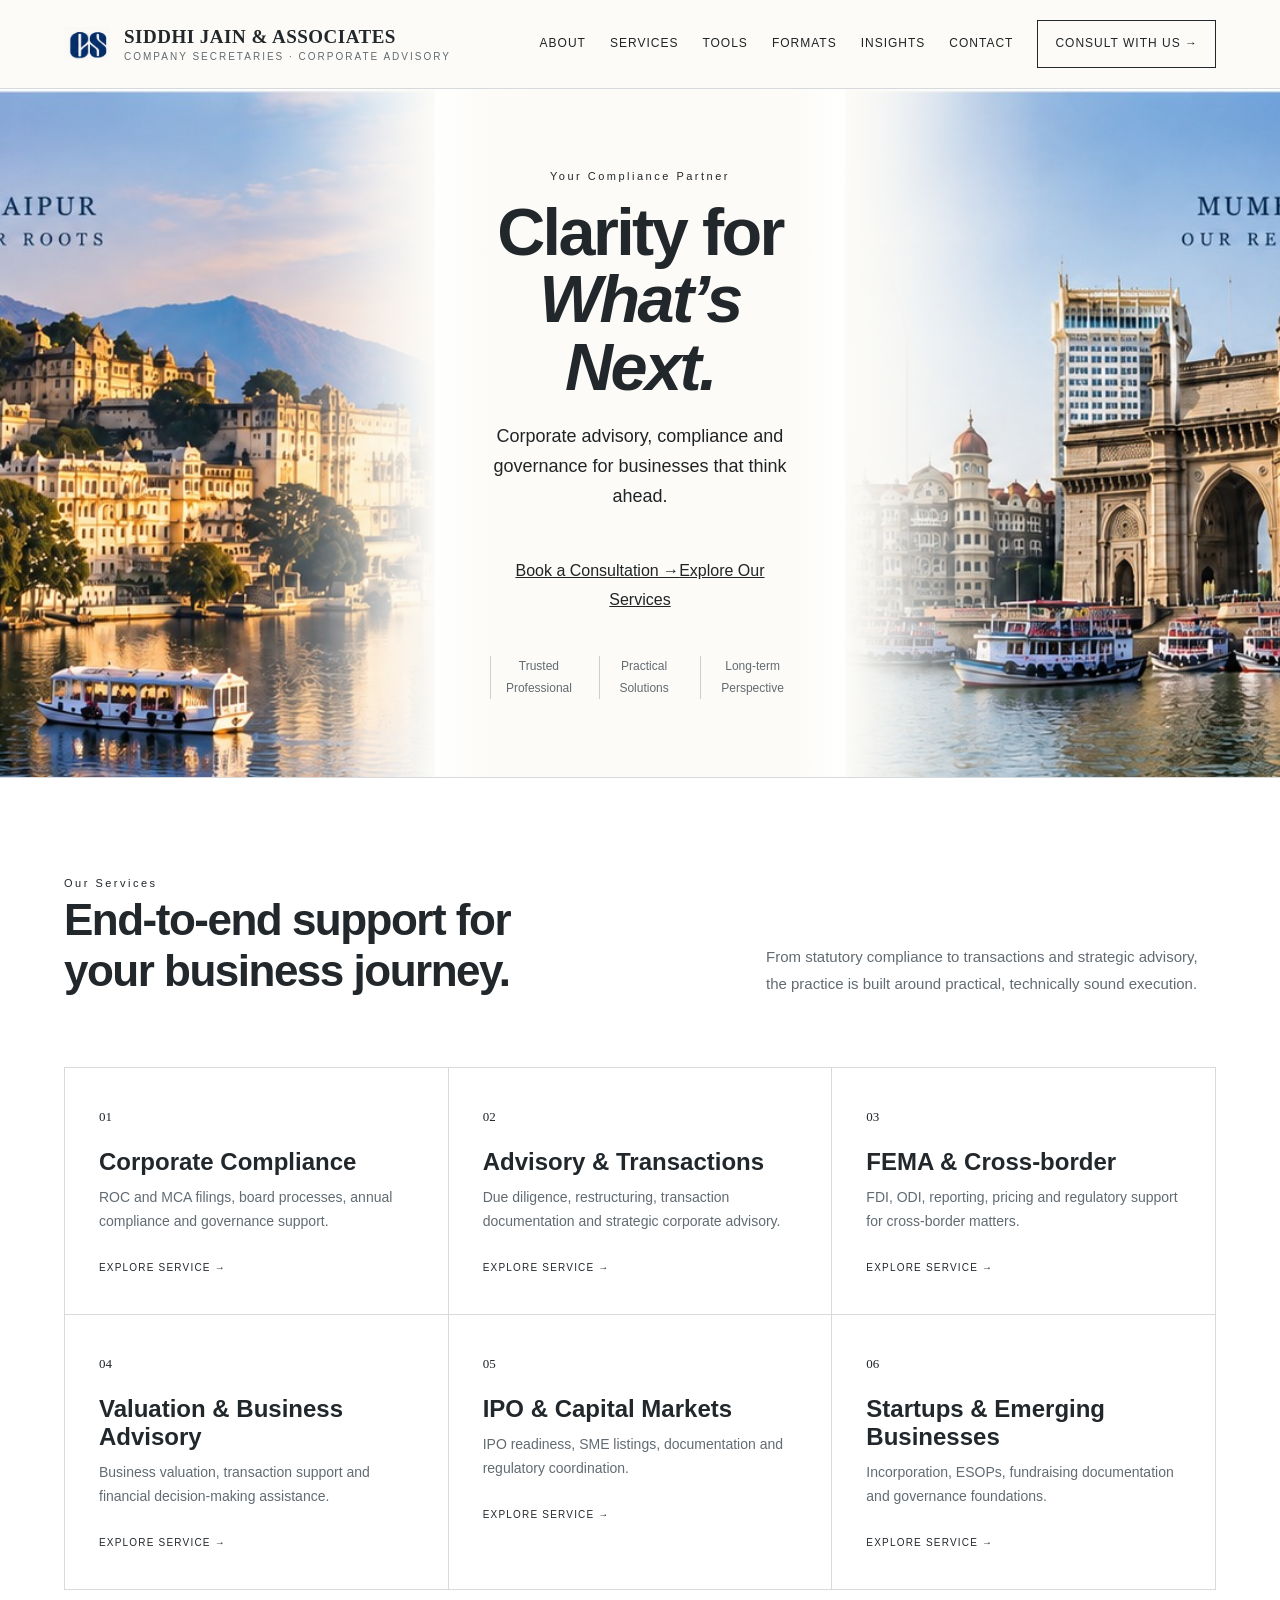
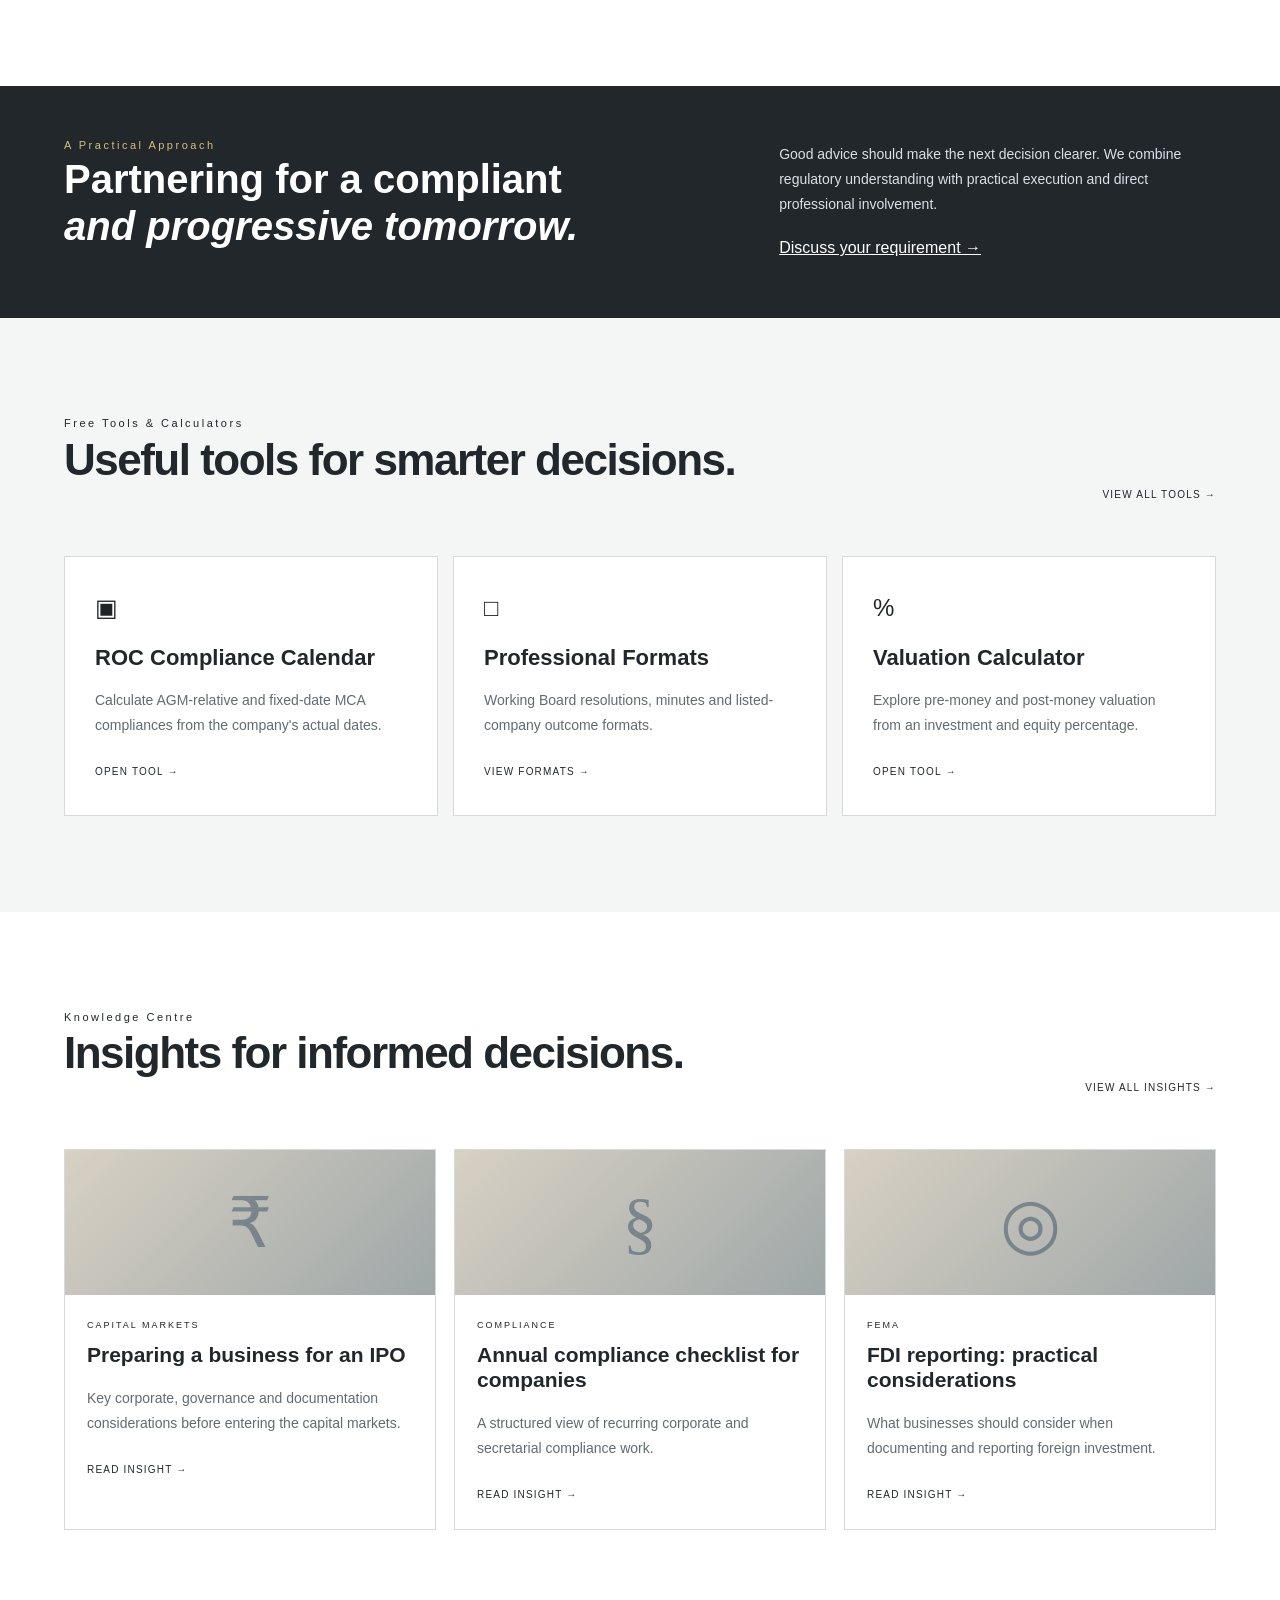
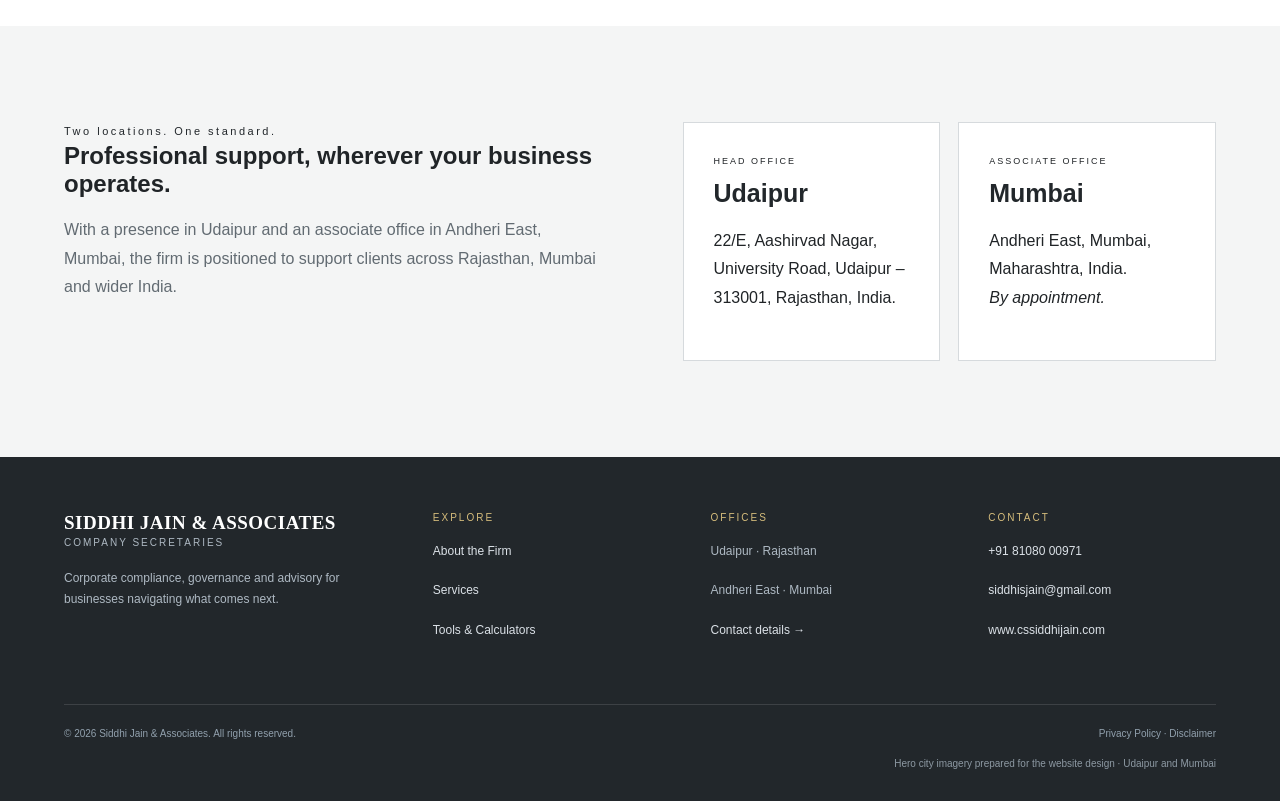
<file: index.html>
<!doctype html>
<html lang="en"><head><meta charset="utf-8"><meta name="viewport" content="width=device-width,initial-scale=1">
<title>Siddhi Jain & Associates | Company Secretaries Udaipur</title><meta name="description" content="Siddhi Jain & Associates offers secretarial, corporate compliance, governance, FEMA, valuation and transaction advisory services in Udaipur, Mumbai and India.">
<link rel="canonical" href="https://www.cssiddhijain.com/">
<meta property="og:type" content="website">
<meta property="og:title" content="Siddhi Jain & Associates | Company Secretaries Udaipur">
<meta property="og:description" content="Siddhi Jain & Associates offers company secretarial, corporate compliance, governance, FEMA, valuation and transaction advisory services in Udaipur, Mumbai and India.">
<meta property="og:url" content="https://www.cssiddhijain.com/">
<meta property="og:site_name" content="Siddhi Jain &amp; Associates">
<meta property="og:image" content="https://www.cssiddhijain.com/assets/og-image.jpg">
<meta property="og:image:alt" content="Siddhi Jain &amp; Associates — Company Secretaries &amp; Corporate Advisory">
<meta name="twitter:card" content="summary_large_image">
<meta name="twitter:title" content="Siddhi Jain & Associates | Company Secretaries Udaipur">
<meta name="twitter:description" content="Siddhi Jain & Associates provides company secretarial, corporate compliance, governance, FEMA, valuation and transaction advisory services in Udaipur, Mumbai and India.">
<meta name="twitter:image" content="https://www.cssiddhijain.com/assets/og-image.jpg">
<link rel="stylesheet" href="assets/style.css"><link rel="icon" type="image/png" href="assets/cs-logo-only.png"><script type="application/ld+json">{
  "@context":"https://schema.org",
  "@graph":[
    {
      "@type":"Organization",
      "@id":"https://www.cssiddhijain.com/#organization",
      "name":"Siddhi Jain & Associates",
      "description":"Company Secretaries and corporate advisory practice providing corporate compliance, governance, FEMA, valuation and transaction advisory services.",
      "url":"https://www.cssiddhijain.com/",
      "logo":"https://www.cssiddhijain.com/assets/cs-official-logo.png",
      "telephone":"+91 81080 00971",
      "email":"siddhisjain@gmail.com",
      "address":{
        "@type":"PostalAddress",
        "streetAddress":"22/E, Aashirvad Nagar, University Road",
        "addressLocality":"Udaipur",
        "addressRegion":"Rajasthan",
        "postalCode":"313001",
        "addressCountry":"IN"
      },
      "areaServed":["Rajasthan","Maharashtra","India"]
    },
    {
      "@type":"WebSite",
      "@id":"https://www.cssiddhijain.com/#website",
      "url":"https://www.cssiddhijain.com/",
      "name":"Siddhi Jain & Associates",
      "publisher":{"@id":"https://www.cssiddhijain.com/#organization"}
    }
  ]
}</script>
</head><body>
<header><div class="container nav">
<a class="logo" href="index.html"><span class="mark"><img class="cs-logo" src="assets/cs-logo-only.png" alt="Institute of Company Secretaries of India logo"></span><span class="logo-text">SIDDHI JAIN & ASSOCIATES<small>Company Secretaries · Corporate Advisory</small></span></a>
<nav class="navlinks"><a href="about.html">About</a><a href="services.html">Services</a><a href="tools.html">Tools</a><a href="downloads.html">Formats</a><a href="insights.html">Insights</a><a href="contact.html">Contact</a><a class="nav-cta" href="contact.html">Consult with us →</a></nav>
<button class="menu" data-menu aria-label="Menu">☰</button></div></header>

<section class="hero-split">
<div class="hero-city udaipur-city"><div class="city-label"><strong>UDAIPUR</strong><span>Our roots</span></div></div>
<div class="hero-centre">
<div class="eyebrow">Your Compliance Partner</div>
<h1>Clarity for<br><em>What’s Next.</em></h1>
<p class="lead">Corporate advisory, compliance and governance for businesses that think ahead.</p>
<div class="actions"><a class="btn primary" href="contact.html">Book a Consultation →</a><a class="btn secondary" href="services.html">Explore Our Services</a></div>
<div class="hero-note"><div>Trusted Professional</div><div>Practical Solutions</div><div>Long-term Perspective</div></div>
</div>
<div class="hero-city mumbai-city"><div class="city-label"><strong>MUMBAI</strong><span>Our reach</span></div></div>
</section>
<section class="section"><div class="container">
<div class="section-head"><div><div class="eyebrow">Our Services</div><h2>End-to-end support for<br>your business journey.</h2></div><p>From statutory compliance to transactions and strategic advisory, the practice is built around practical, technically sound execution.</p></div>
<div class="grid6">
<div class="card"><span class="num">01</span><h3>Corporate Compliance</h3><p>ROC and MCA filings, board processes, annual compliance and governance support.</p><a href="services.html#compliance">Explore service →</a></div>
<div class="card"><span class="num">02</span><h3>Advisory & Transactions</h3><p>Due diligence, restructuring, transaction documentation and strategic corporate advisory.</p><a href="services.html#transactions">Explore service →</a></div>
<div class="card"><span class="num">03</span><h3>FEMA & Cross-border</h3><p>FDI, ODI, reporting, pricing and regulatory support for cross-border matters.</p><a href="services.html#fema">Explore service →</a></div>
<div class="card"><span class="num">04</span><h3>Valuation & Business Advisory</h3><p>Business valuation, transaction support and financial decision-making assistance.</p><a href="services.html#valuation">Explore service →</a></div>
<div class="card"><span class="num">05</span><h3>IPO & Capital Markets</h3><p>IPO readiness, SME listings, documentation and regulatory coordination.</p><a href="services.html#ipo">Explore service →</a></div>
<div class="card"><span class="num">06</span><h3>Startups & Emerging Businesses</h3><p>Incorporation, ESOPs, fundraising documentation and governance foundations.</p><a href="services.html#startups">Explore service →</a></div>
</div></div></section>
<section class="band"><div class="container band-grid"><div><div class="eyebrow" style="color:#d6bd7c">A Practical Approach</div><h2>Partnering for a compliant<br><em>and progressive tomorrow.</em></h2></div><div><p>Good advice should make the next decision clearer. We combine regulatory understanding with practical execution and direct professional involvement.</p><a class="btn" href="contact.html">Discuss your requirement →</a></div></div></section>
<section class="section ivory"><div class="container"><div class="section-head"><div><div class="eyebrow">Free Tools & Calculators</div><h2>Useful tools for smarter decisions.</h2></div><a class="text-link" href="tools.html">View all tools →</a></div>
<div class="tools"><div class="tool"><div class="tool-icon">▣</div><h3>ROC Compliance Calendar</h3><p>Calculate AGM-relative and fixed-date MCA compliances from the company's actual dates.</p><a class="text-link" href="tools.html">Open tool →</a></div>
<div class="tool"><div class="tool-icon">□</div><h3>Professional Formats</h3><p>Working Board resolutions, minutes and listed-company outcome formats.</p><a class="text-link" href="downloads.html">View formats →</a></div>
<div class="tool"><div class="tool-icon">%</div><h3>Valuation Calculator</h3><p>Explore pre-money and post-money valuation from an investment and equity percentage.</p><a class="text-link" href="tools.html">Open tool →</a></div></div></div></section>
<section class="section"><div class="container"><div class="section-head"><div><div class="eyebrow">Knowledge Centre</div><h2>Insights for informed decisions.</h2></div><a class="text-link" href="insights.html">View all insights →</a></div>
<div class="insights"><article class="article"><div class="article-img">₹</div><div class="article-body"><div class="article-tag">Capital Markets</div><h3>Preparing a business for an IPO</h3><p>Key corporate, governance and documentation considerations before entering the capital markets.</p><a class="text-link" href="insights.html">Read insight →</a></div></article>
<article class="article"><div class="article-img">§</div><div class="article-body"><div class="article-tag">Compliance</div><h3>Annual compliance checklist for companies</h3><p>A structured view of recurring corporate and secretarial compliance work.</p><a class="text-link" href="insights.html">Read insight →</a></div></article>
<article class="article"><div class="article-img">◎</div><div class="article-body"><div class="article-tag">FEMA</div><h3>FDI reporting: practical considerations</h3><p>What businesses should consider when documenting and reporting foreign investment.</p><a class="text-link" href="insights.html">Read insight →</a></div></article></div></div></section>
<section class="section ivory"><div class="container two-col"><div><div class="eyebrow">Two locations. One standard.</div><h2>Professional support, wherever your business operates.</h2><p style="color:var(--muted)">With a presence in Udaipur and an associate office in Andheri East, Mumbai, the firm is positioned to support clients across Rajasthan, Mumbai and wider India.</p></div>
<div class="office-grid"><div class="office"><div class="office-type">Head Office</div><h3>Udaipur</h3><p>22/E, Aashirvad Nagar, University Road, Udaipur – 313001, Rajasthan, India.</p></div><div class="office"><div class="office-type">Associate Office</div><h3>Mumbai</h3><p>Andheri East, Mumbai, Maharashtra, India.<br><em>By appointment.</em></p></div></div></div></section>

<footer><div class="container">
<div class="footer-grid">
<div><div class="logo-text" style="color:#fff">SIDDHI JAIN & ASSOCIATES<small style="color:#aeb9c3">Company Secretaries</small></div><p style="margin-top:20px">Corporate compliance, governance and advisory for businesses navigating what comes next.</p></div>
<div><h4>Explore</h4><p><a href="about.html">About the Firm</a></p><p><a href="services.html">Services</a></p><p><a href="tools.html">Tools & Calculators</a></p></div>
<div><h4>Offices</h4><p>Udaipur · Rajasthan</p><p>Andheri East · Mumbai</p><p><a href="contact.html">Contact details →</a></p></div>
<div><h4>Contact</h4><p><a href="tel:+918108000971">+91 81080 00971</a></p><p><a href="mailto:siddhisjain@gmail.com">siddhisjain@gmail.com</a></p><p><a href="https://www.cssiddhijain.com/" target="_blank">www.cssiddhijain.com</a></p></div>
</div>
<div class="copyright"><span>© 2026 Siddhi Jain & Associates. All rights reserved.</span><span>Privacy Policy · Disclaimer</span></div><div class="image-credit">Hero city imagery prepared for the website design · Udaipur and Mumbai</div>
</div></footer><script src="assets/script.js"></script></body></html>
</file>
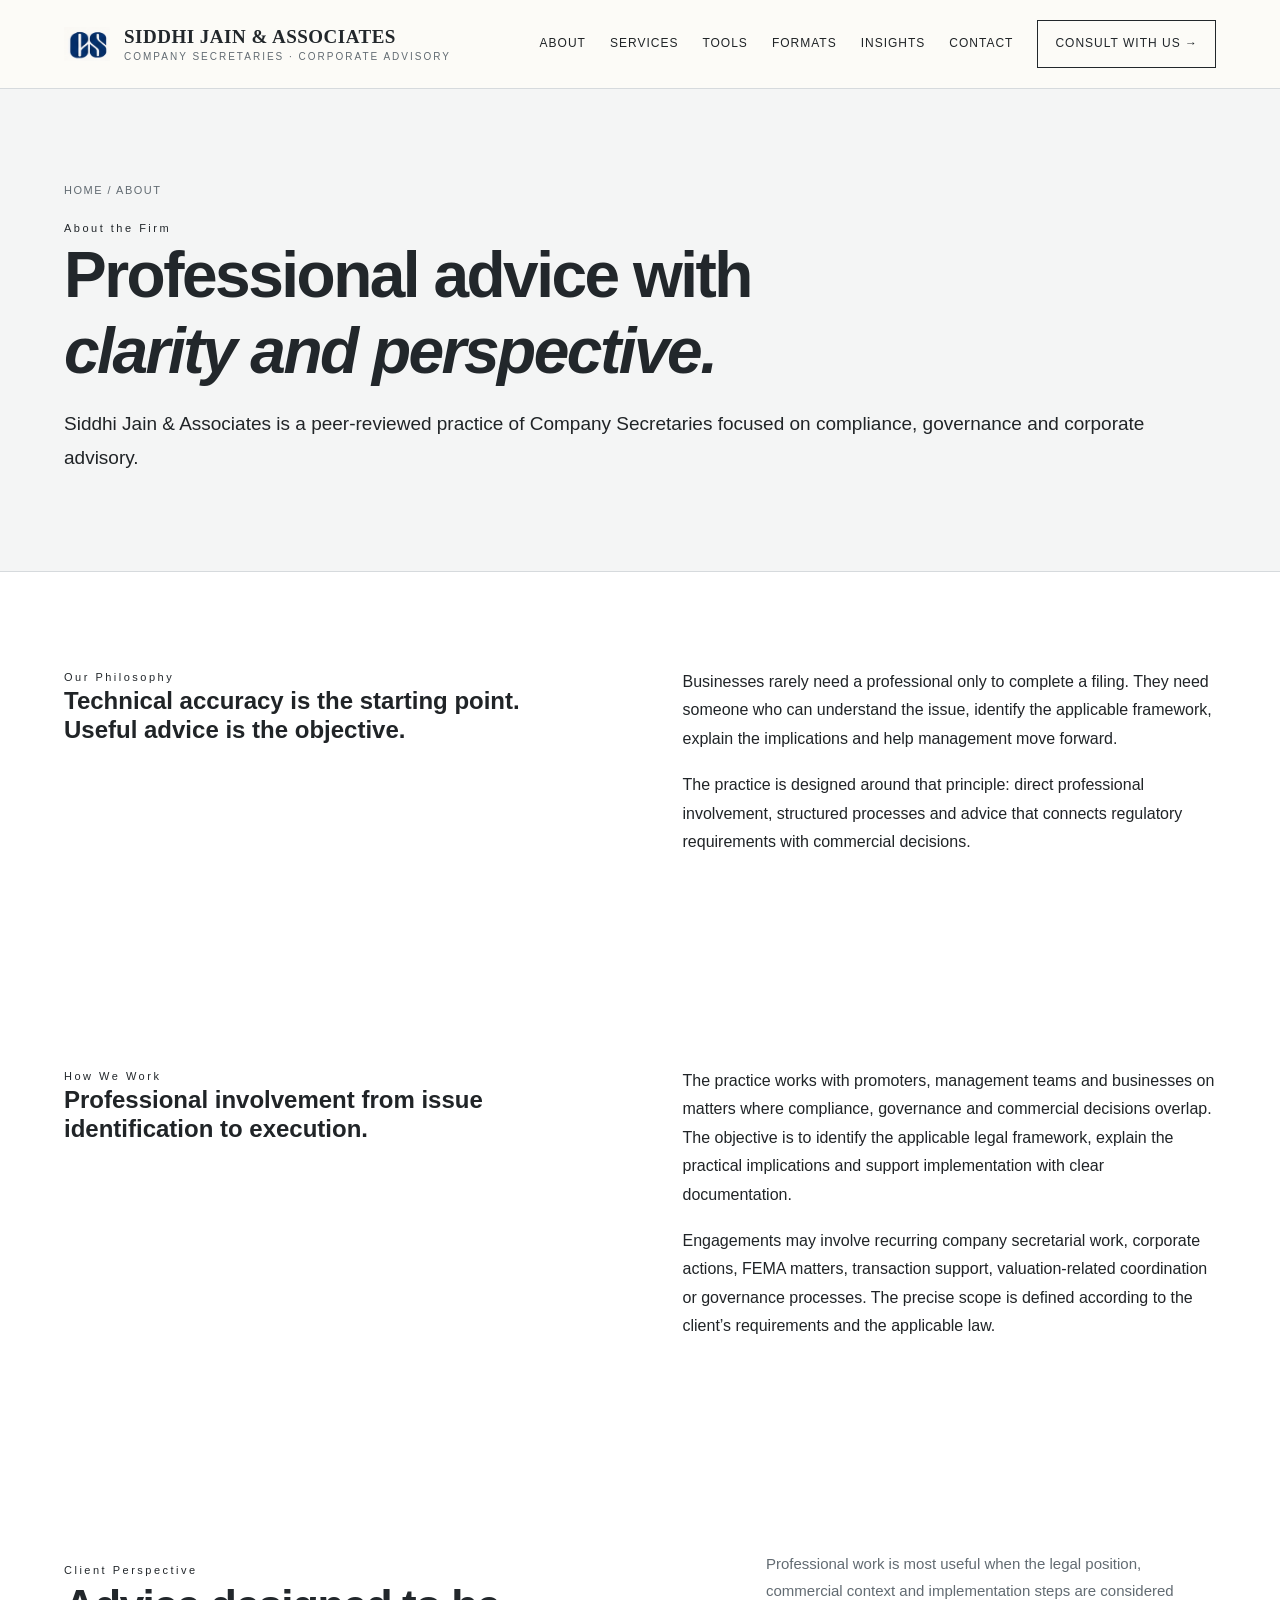
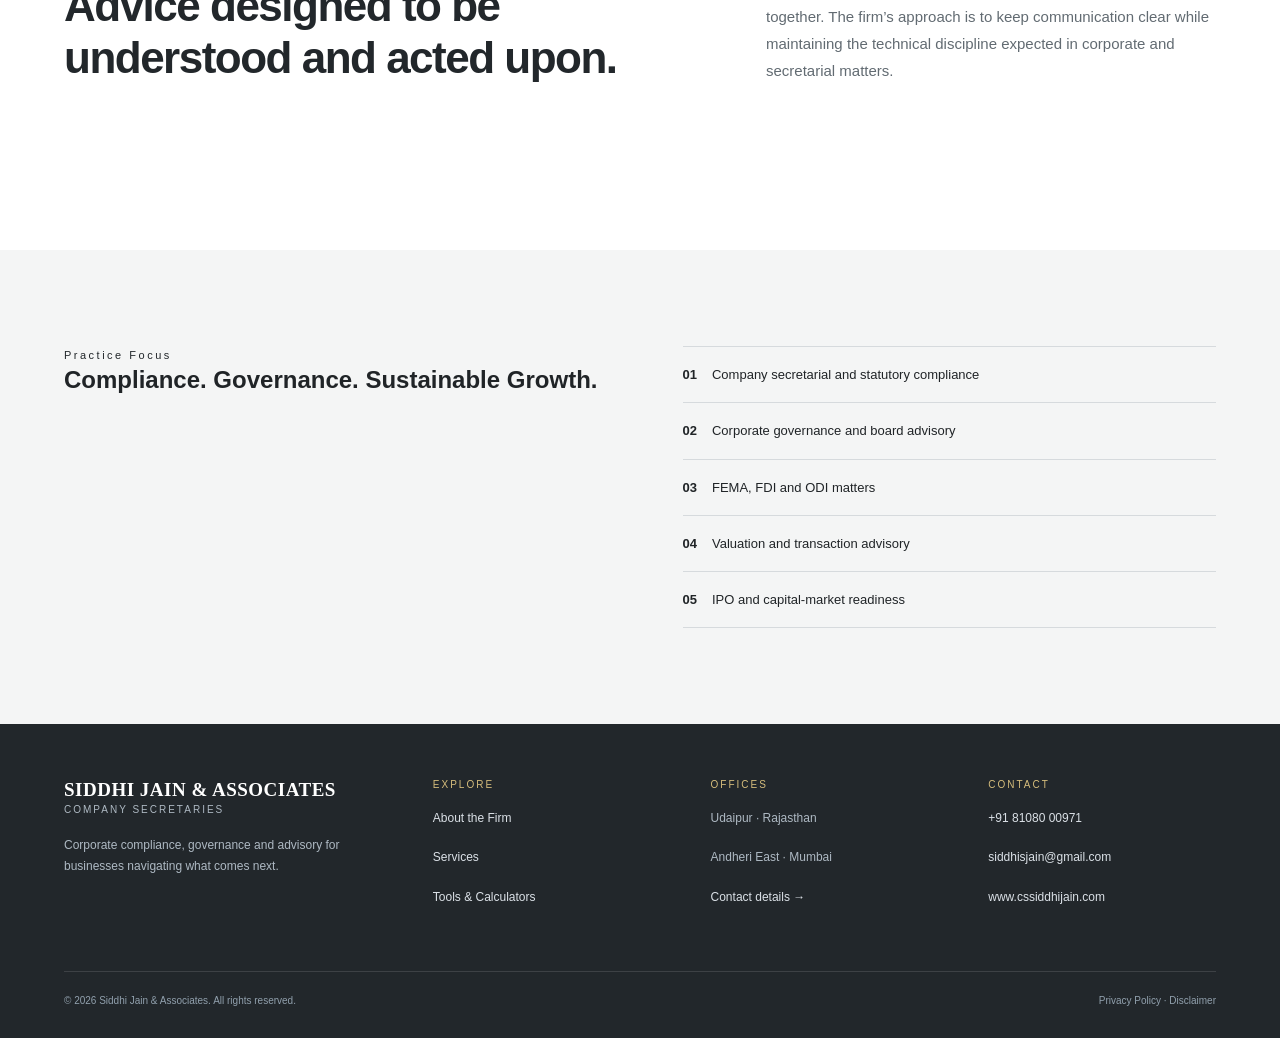
<file: about.html>
<!doctype html>
<html lang="en"><head><meta charset="utf-8"><meta name="viewport" content="width=device-width,initial-scale=1">
<title>About Siddhi Jain & Associates | Company Secretaries</title><meta name="description" content="Learn about Siddhi Jain & Associates, a peer-reviewed Company Secretaries practice focused on corporate compliance, governance, FEMA and corporate advisory.">
<link rel="canonical" href="https://www.cssiddhijain.com/about.html">
<meta property="og:type" content="website">
<meta property="og:title" content="About Siddhi Jain & Associates | Company Secretaries">
<meta property="og:description" content="Learn about Siddhi Jain & Associates, a peer-reviewed Company Secretaries practice focused on corporate compliance, governance, FEMA and corporate advisory.">
<meta property="og:url" content="https://www.cssiddhijain.com/about.html">
<meta property="og:site_name" content="Siddhi Jain &amp; Associates">
<meta property="og:image" content="https://www.cssiddhijain.com/assets/og-image.jpg">
<meta property="og:image:alt" content="Siddhi Jain &amp; Associates — Company Secretaries &amp; Corporate Advisory">
<meta name="twitter:card" content="summary_large_image">
<meta name="twitter:title" content="About Siddhi Jain & Associates | Company Secretaries">
<meta name="twitter:description" content="Learn about Siddhi Jain & Associates, a peer-reviewed Company Secretaries practice focused on corporate compliance, governance, FEMA and corporate advisory.">
<meta name="twitter:image" content="https://www.cssiddhijain.com/assets/og-image.jpg">
<link rel="stylesheet" href="assets/style.css"><link rel="icon" type="image/png" href="assets/cs-logo-only.png"><script type="application/ld+json">{
  "@context":"https://schema.org",
  "@graph":[
    {
      "@type":"Organization",
      "@id":"https://www.cssiddhijain.com/#organization",
      "name":"Siddhi Jain & Associates",
      "description":"Company Secretaries and corporate advisory practice providing corporate compliance, governance, FEMA, valuation and transaction advisory services.",
      "url":"https://www.cssiddhijain.com/",
      "logo":"https://www.cssiddhijain.com/assets/cs-official-logo.png",
      "telephone":"+91 81080 00971",
      "email":"siddhisjain@gmail.com",
      "address":{
        "@type":"PostalAddress",
        "streetAddress":"22/E, Aashirvad Nagar, University Road",
        "addressLocality":"Udaipur",
        "addressRegion":"Rajasthan",
        "postalCode":"313001",
        "addressCountry":"IN"
      },
      "areaServed":["Rajasthan","Maharashtra","India"]
    },
    {
      "@type":"WebSite",
      "@id":"https://www.cssiddhijain.com/#website",
      "url":"https://www.cssiddhijain.com/",
      "name":"Siddhi Jain & Associates",
      "publisher":{"@id":"https://www.cssiddhijain.com/#organization"}
    }
  ]
}</script>
</head><body>
<header><div class="container nav">
<a class="logo" href="index.html"><span class="mark"><img class="cs-logo" src="assets/cs-logo-only.png" alt="Institute of Company Secretaries of India logo"></span><span class="logo-text">SIDDHI JAIN & ASSOCIATES<small>Company Secretaries · Corporate Advisory</small></span></a>
<nav class="navlinks"><a href="about.html">About</a><a href="services.html">Services</a><a href="tools.html">Tools</a><a href="downloads.html">Formats</a><a href="insights.html">Insights</a><a href="contact.html">Contact</a><a class="nav-cta" href="contact.html">Consult with us →</a></nav>
<button class="menu" data-menu aria-label="Menu">☰</button></div></header>

<section class="page-hero"><div class="container"><div class="breadcrumb">Home / About</div><div class="eyebrow">About the Firm</div><h1>Professional advice with<br><em>clarity and perspective.</em></h1><p class="lead">Siddhi Jain & Associates is a peer-reviewed practice of Company Secretaries focused on compliance, governance and corporate advisory.</p></div></section>
<section class="section"><div class="container two-col"><div><div class="eyebrow">Our Philosophy</div><h2>Technical accuracy is the starting point. Useful advice is the objective.</h2></div><div><p>Businesses rarely need a professional only to complete a filing. They need someone who can understand the issue, identify the applicable framework, explain the implications and help management move forward.</p><p>The practice is designed around that principle: direct professional involvement, structured processes and advice that connects regulatory requirements with commercial decisions.</p></div></div></section>
<section class="section"><div class="container two-col"><div><div class="eyebrow">How We Work</div><h2>Professional involvement from issue identification to execution.</h2></div><div><p>The practice works with promoters, management teams and businesses on matters where compliance, governance and commercial decisions overlap. The objective is to identify the applicable legal framework, explain the practical implications and support implementation with clear documentation.</p><p>Engagements may involve recurring company secretarial work, corporate actions, FEMA matters, transaction support, valuation-related coordination or governance processes. The precise scope is defined according to the client’s requirements and the applicable law.</p></div></div></section><section class="section"><div class="container"><div class="section-head"><div><div class="eyebrow">Client Perspective</div><h2>Advice designed to be understood and acted upon.</h2></div><p>Professional work is most useful when the legal position, commercial context and implementation steps are considered together. The firm’s approach is to keep communication clear while maintaining the technical discipline expected in corporate and secretarial matters.</p></div></div></section><section class="section ivory"><div class="container two-col"><div><div class="eyebrow">Practice Focus</div><h2>Compliance. Governance. Sustainable Growth.</h2></div><div class="checklist"><div class="check"><b>01</b><span>Company secretarial and statutory compliance</span></div><div class="check"><b>02</b><span>Corporate governance and board advisory</span></div><div class="check"><b>03</b><span>FEMA, FDI and ODI matters</span></div><div class="check"><b>04</b><span>Valuation and transaction advisory</span></div><div class="check"><b>05</b><span>IPO and capital-market readiness</span></div></div></div></section>

<footer><div class="container">
<div class="footer-grid">
<div><div class="logo-text" style="color:#fff">SIDDHI JAIN & ASSOCIATES<small style="color:#aeb9c3">Company Secretaries</small></div><p style="margin-top:20px">Corporate compliance, governance and advisory for businesses navigating what comes next.</p></div>
<div><h4>Explore</h4><p><a href="about.html">About the Firm</a></p><p><a href="services.html">Services</a></p><p><a href="tools.html">Tools & Calculators</a></p></div>
<div><h4>Offices</h4><p>Udaipur · Rajasthan</p><p>Andheri East · Mumbai</p><p><a href="contact.html">Contact details →</a></p></div>
<div><h4>Contact</h4><p><a href="tel:+918108000971">+91 81080 00971</a></p><p><a href="mailto:siddhisjain@gmail.com">siddhisjain@gmail.com</a></p><p><a href="https://www.cssiddhijain.com/" target="_blank">www.cssiddhijain.com</a></p></div>
</div>
<div class="copyright"><span>© 2026 Siddhi Jain & Associates. All rights reserved.</span><span>Privacy Policy · Disclaimer</span></div>
</div></footer><script src="assets/script.js"></script></body></html>
</file>
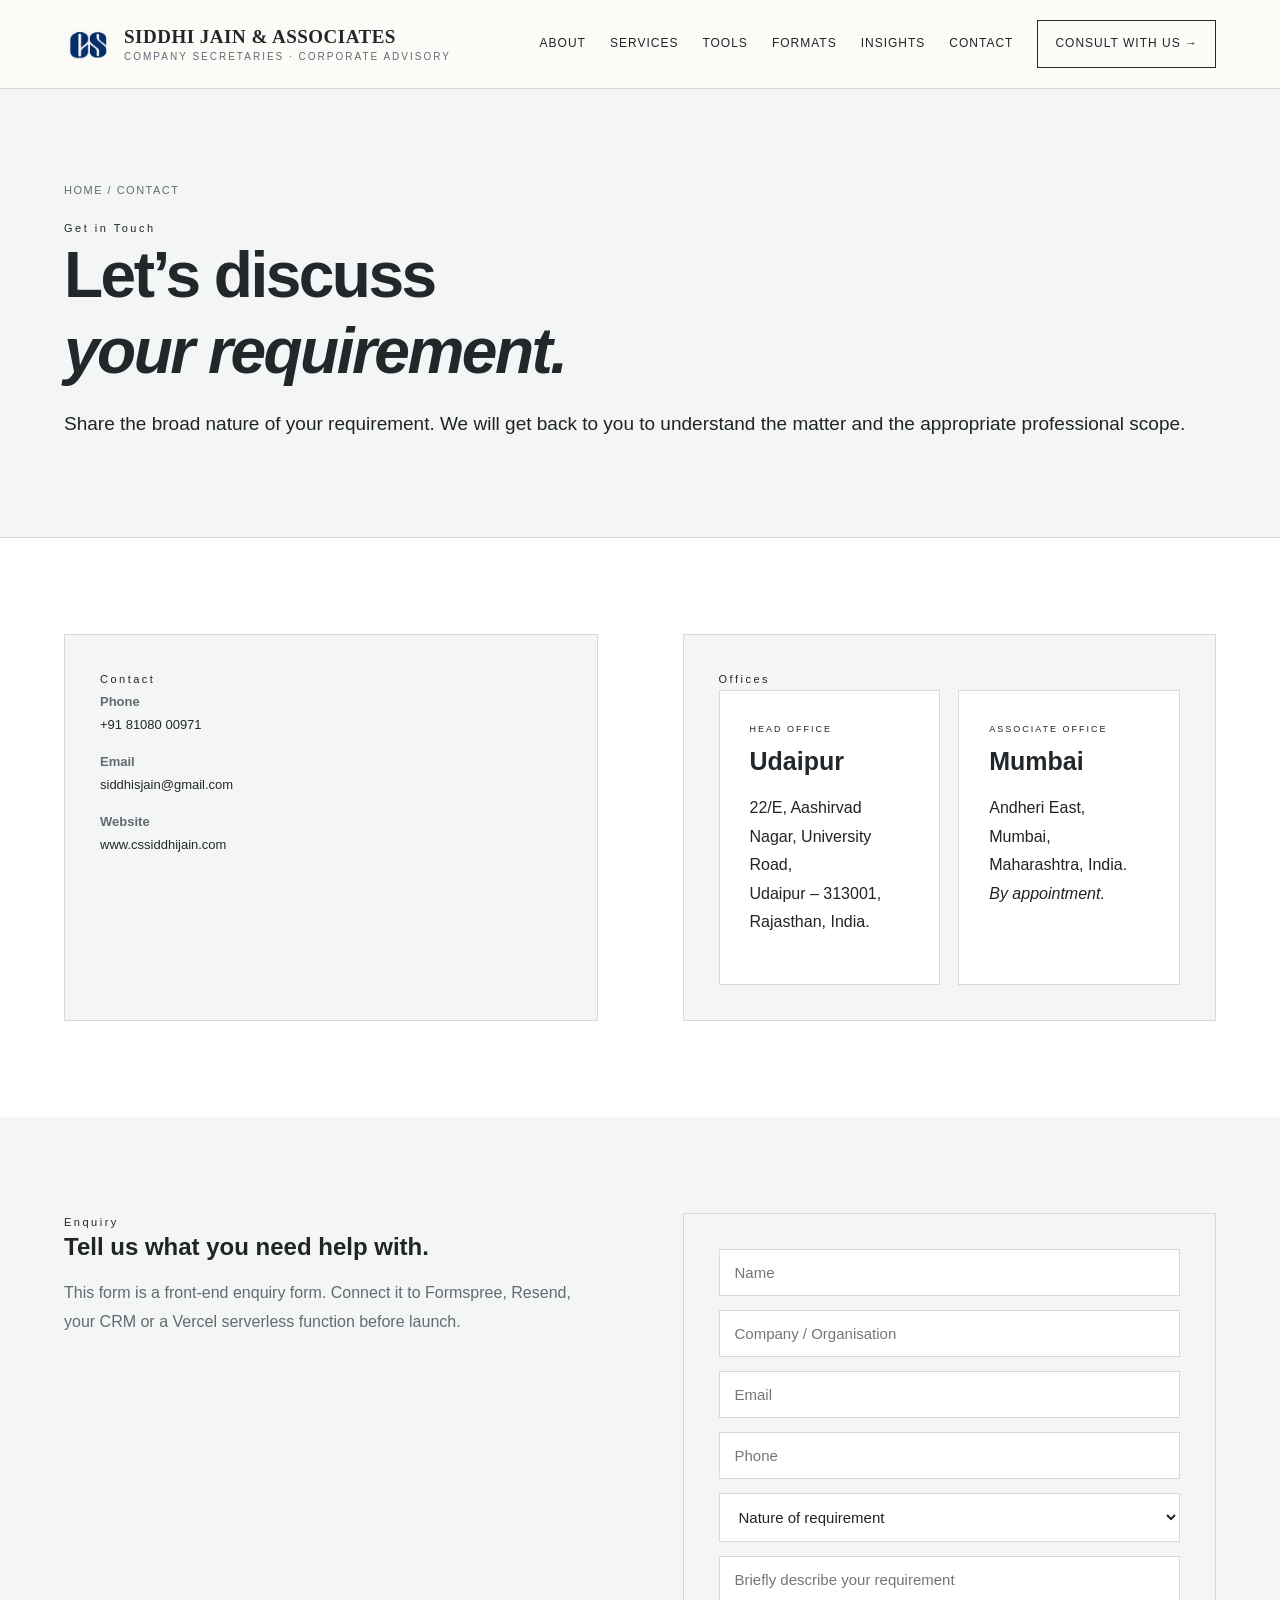
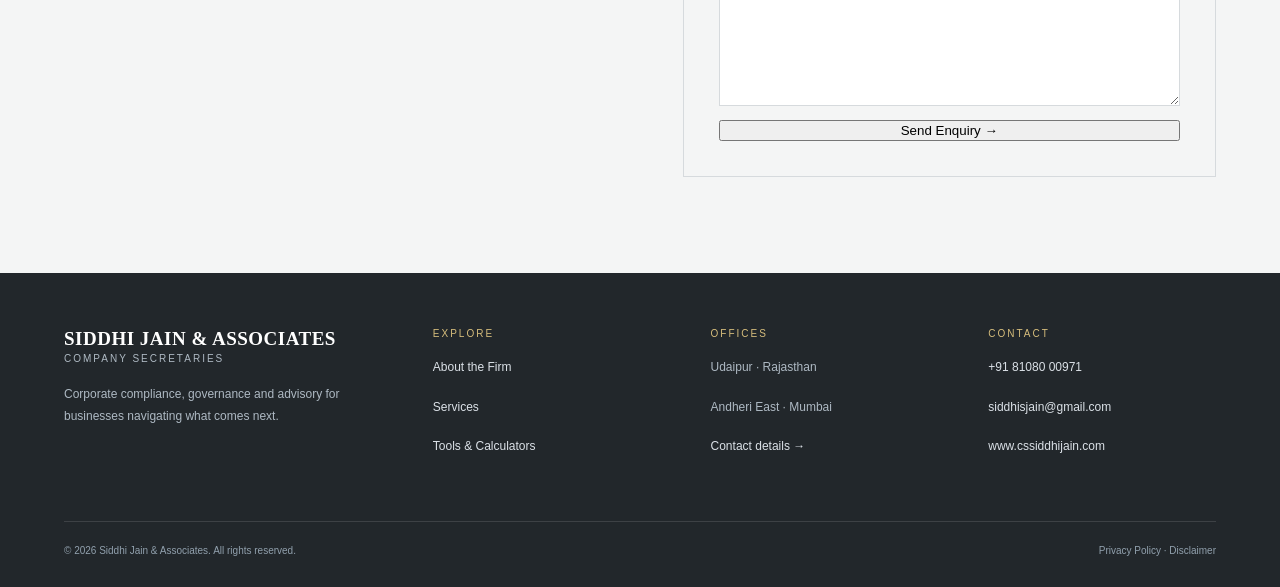
<file: contact.html>
<!doctype html>
<html lang="en"><head><meta charset="utf-8"><meta name="viewport" content="width=device-width,initial-scale=1">
<title>Contact Siddhi Jain & Associates | Udaipur & Mumbai</title><meta name="description" content="Contact Siddhi Jain & Associates in Udaipur or Mumbai for company secretarial, corporate compliance, governance, FEMA and transaction advisory services.">
<link rel="canonical" href="https://www.cssiddhijain.com/contact.html">
<meta property="og:type" content="website">
<meta property="og:title" content="Contact Siddhi Jain & Associates | Udaipur & Mumbai">
<meta property="og:description" content="Contact Siddhi Jain & Associates for company secretarial, corporate compliance, governance, FEMA, valuation and transaction advisory services.">
<meta property="og:url" content="https://www.cssiddhijain.com/contact.html">
<meta property="og:site_name" content="Siddhi Jain &amp; Associates">
<meta property="og:image" content="https://www.cssiddhijain.com/assets/og-image.jpg">
<meta property="og:image:alt" content="Siddhi Jain &amp; Associates — Company Secretaries &amp; Corporate Advisory">
<meta name="twitter:card" content="summary_large_image">
<meta name="twitter:title" content="Contact Siddhi Jain & Associates | Udaipur & Mumbai">
<meta name="twitter:description" content="Contact Siddhi Jain & Associates for company secretarial, corporate compliance, governance, FEMA, valuation and transaction advisory services.">
<meta name="twitter:image" content="https://www.cssiddhijain.com/assets/og-image.jpg">
<link rel="stylesheet" href="assets/style.css"><link rel="icon" type="image/png" href="assets/cs-logo-only.png"><script type="application/ld+json">{
  "@context":"https://schema.org",
  "@graph":[
    {
      "@type":"Organization",
      "@id":"https://www.cssiddhijain.com/#organization",
      "name":"Siddhi Jain & Associates",
      "description":"Company Secretaries and corporate advisory practice providing corporate compliance, governance, FEMA, valuation and transaction advisory services.",
      "url":"https://www.cssiddhijain.com/",
      "logo":"https://www.cssiddhijain.com/assets/cs-official-logo.png",
      "telephone":"+91 81080 00971",
      "email":"siddhisjain@gmail.com",
      "address":{
        "@type":"PostalAddress",
        "streetAddress":"22/E, Aashirvad Nagar, University Road",
        "addressLocality":"Udaipur",
        "addressRegion":"Rajasthan",
        "postalCode":"313001",
        "addressCountry":"IN"
      },
      "areaServed":["Rajasthan","Maharashtra","India"]
    },
    {
      "@type":"WebSite",
      "@id":"https://www.cssiddhijain.com/#website",
      "url":"https://www.cssiddhijain.com/",
      "name":"Siddhi Jain & Associates",
      "publisher":{"@id":"https://www.cssiddhijain.com/#organization"}
    }
  ]
}</script>
</head><body>
<header><div class="container nav">
<a class="logo" href="index.html"><span class="mark"><img class="cs-logo" src="assets/cs-logo-only.png" alt="Institute of Company Secretaries of India logo"></span><span class="logo-text">SIDDHI JAIN & ASSOCIATES<small>Company Secretaries · Corporate Advisory</small></span></a>
<nav class="navlinks"><a href="about.html">About</a><a href="services.html">Services</a><a href="tools.html">Tools</a><a href="downloads.html">Formats</a><a href="insights.html">Insights</a><a href="contact.html">Contact</a><a class="nav-cta" href="contact.html">Consult with us →</a></nav>
<button class="menu" data-menu aria-label="Menu">☰</button></div></header>

<section class="page-hero"><div class="container"><div class="breadcrumb">Home / Contact</div><div class="eyebrow">Get in Touch</div><h1>Let’s discuss<br><em>your requirement.</em></h1><p class="lead">Share the broad nature of your requirement. We will get back to you to understand the matter and the appropriate professional scope.</p></div></section>
<section class="section"><div class="container two-col"><div class="contact-box"><div class="eyebrow">Contact</div><div class="contact-list">
<div><strong>Phone</strong><br><a href="tel:+918108000971">+91 81080 00971</a></div>
<div><strong>Email</strong><br><a href="mailto:siddhisjain@gmail.com">siddhisjain@gmail.com</a></div>
<div><strong>Website</strong><br><a href="https://www.cssiddhijain.com/" target="_blank">www.cssiddhijain.com</a></div>
</div></div>
<div class="contact-box"><div class="eyebrow">Offices</div><div class="office-grid">
<div class="office"><div class="office-type">Head Office</div><h3>Udaipur</h3><p>22/E, Aashirvad Nagar, University Road,<br>Udaipur – 313001, Rajasthan, India.</p></div>
<div class="office"><div class="office-type">Associate Office</div><h3>Mumbai</h3><p>Andheri East, Mumbai, Maharashtra, India.<br><em>By appointment.</em></p></div>
</div></div></div></section>
<section class="section ivory"><div class="container two-col"><div><div class="eyebrow">Enquiry</div><h2>Tell us what you need help with.</h2><p style="color:var(--muted)">This form is a front-end enquiry form. Connect it to Formspree, Resend, your CRM or a Vercel serverless function before launch.</p></div>
<form class="contact-box form" action="#" onsubmit="event.preventDefault();alert('Connect this form to your preferred email/CRM service before publishing.');"><input placeholder="Name"><input placeholder="Company / Organisation"><input type="email" placeholder="Email"><input placeholder="Phone"><select><option>Nature of requirement</option><option>Corporate Compliance</option><option>FEMA / FDI / ODI</option><option>Valuation / Transaction</option><option>IPO / Capital Markets</option><option>Startup / Governance</option><option>Other</option></select><textarea placeholder="Briefly describe your requirement"></textarea><button class="btn primary" type="submit">Send Enquiry →</button></form></div></section>

<footer><div class="container">
<div class="footer-grid">
<div><div class="logo-text" style="color:#fff">SIDDHI JAIN & ASSOCIATES<small style="color:#aeb9c3">Company Secretaries</small></div><p style="margin-top:20px">Corporate compliance, governance and advisory for businesses navigating what comes next.</p></div>
<div><h4>Explore</h4><p><a href="about.html">About the Firm</a></p><p><a href="services.html">Services</a></p><p><a href="tools.html">Tools & Calculators</a></p></div>
<div><h4>Offices</h4><p>Udaipur · Rajasthan</p><p>Andheri East · Mumbai</p><p><a href="contact.html">Contact details →</a></p></div>
<div><h4>Contact</h4><p><a href="tel:+918108000971">+91 81080 00971</a></p><p><a href="mailto:siddhisjain@gmail.com">siddhisjain@gmail.com</a></p><p><a href="https://www.cssiddhijain.com/" target="_blank">www.cssiddhijain.com</a></p></div>
</div>
<div class="copyright"><span>© 2026 Siddhi Jain & Associates. All rights reserved.</span><span>Privacy Policy · Disclaimer</span></div>
</div></footer><script src="assets/script.js"></script></body></html>
</file>
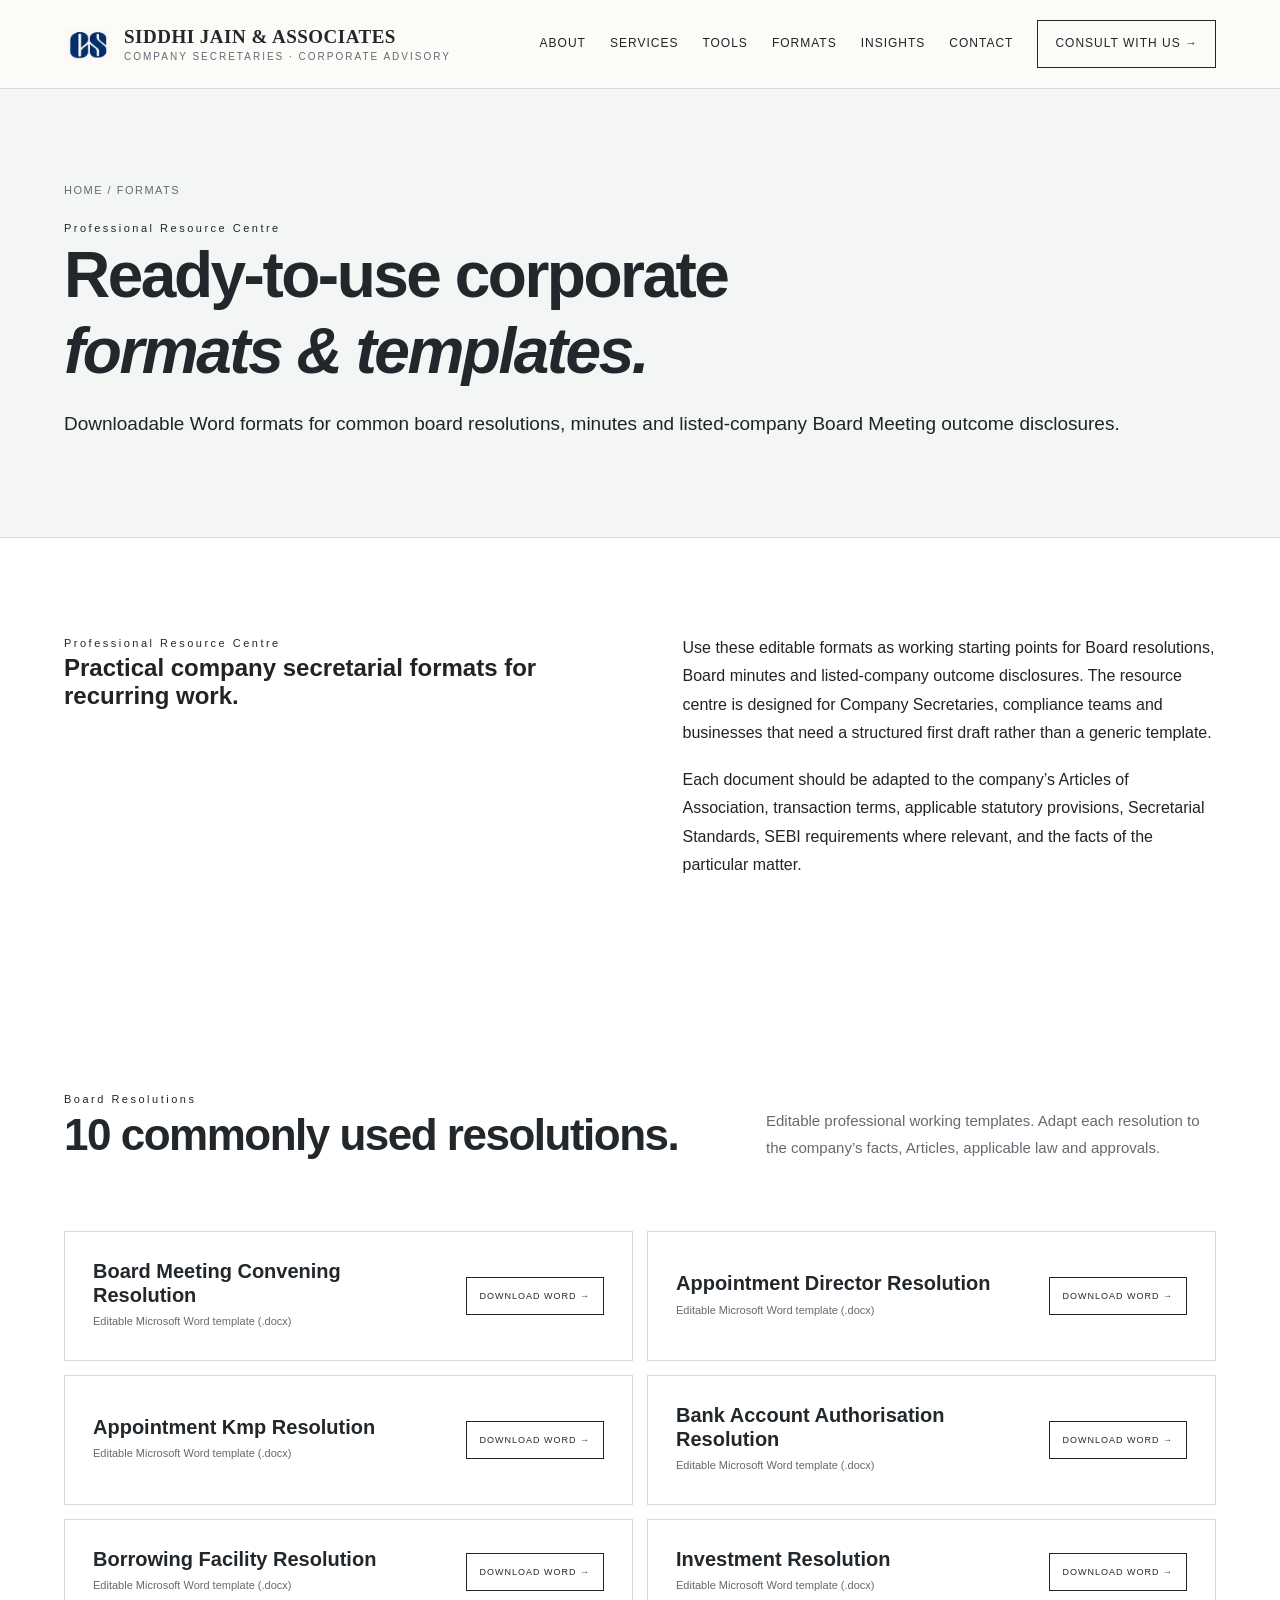
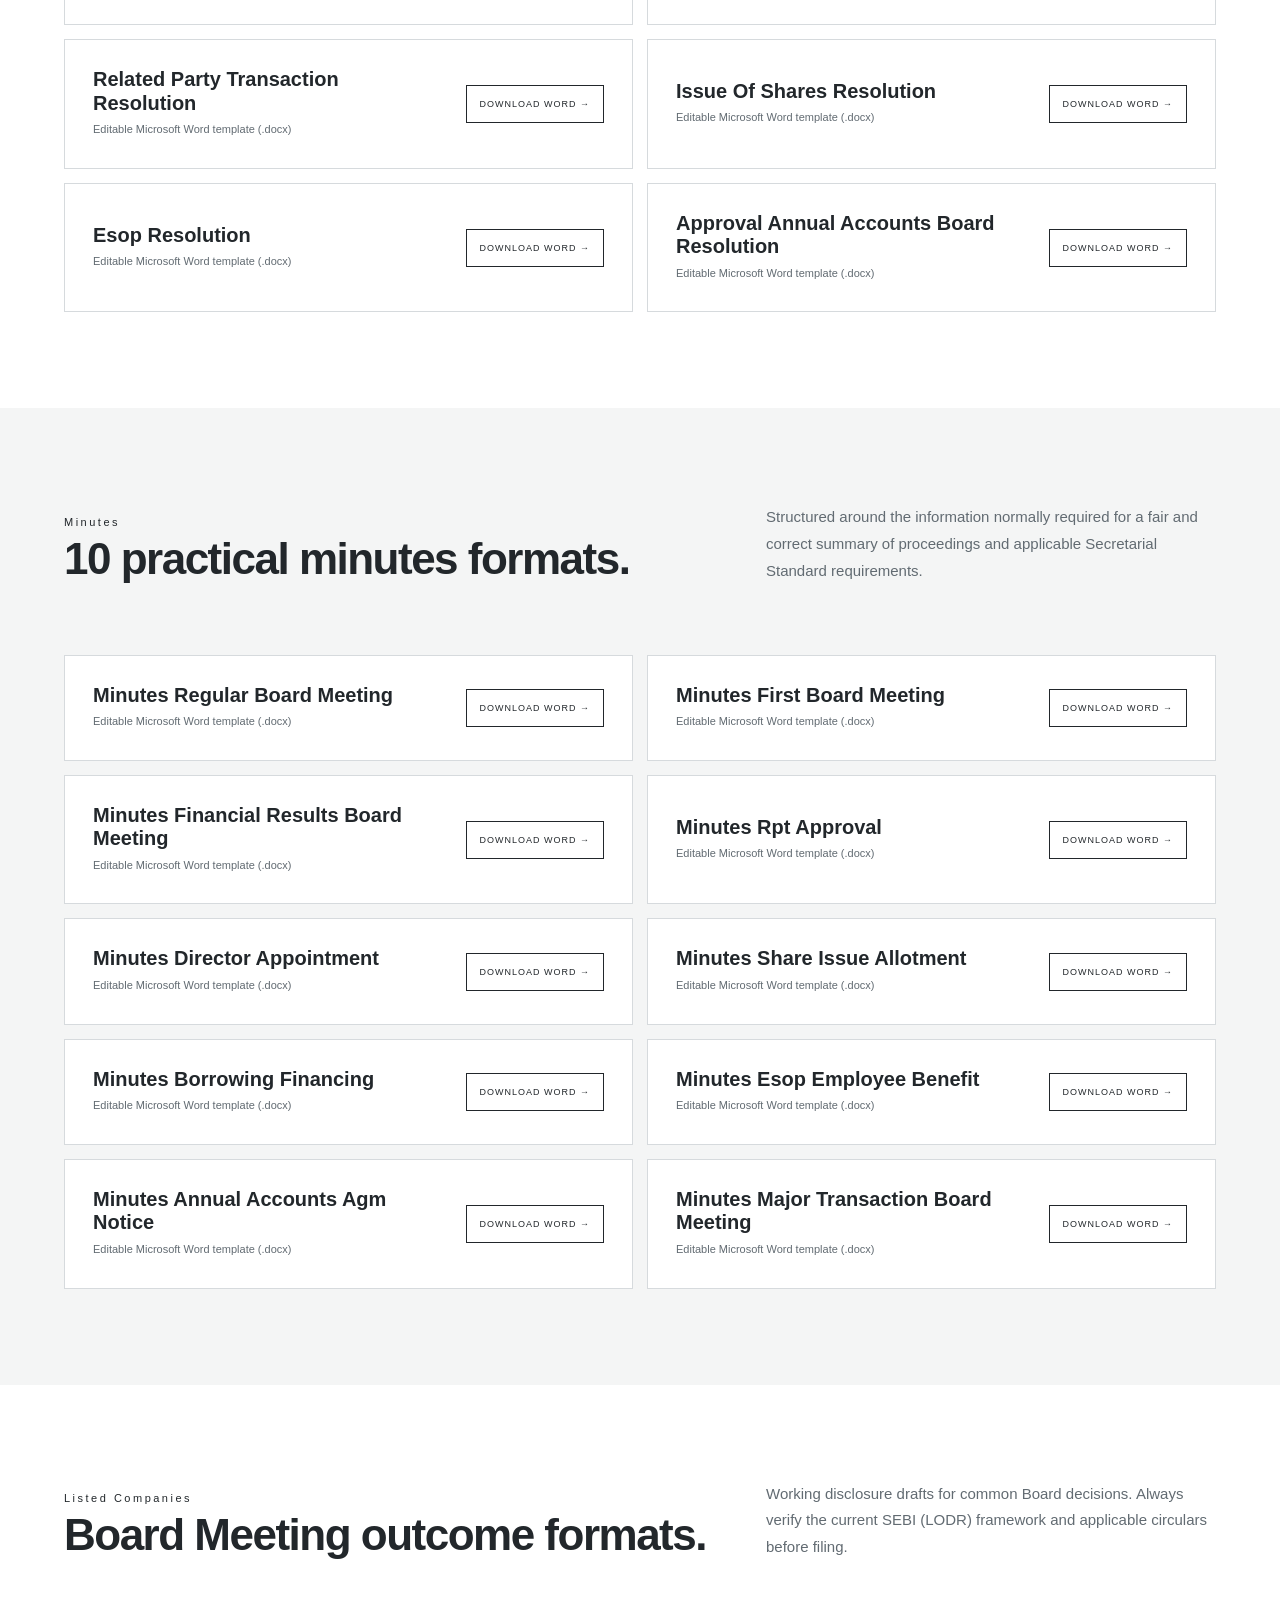
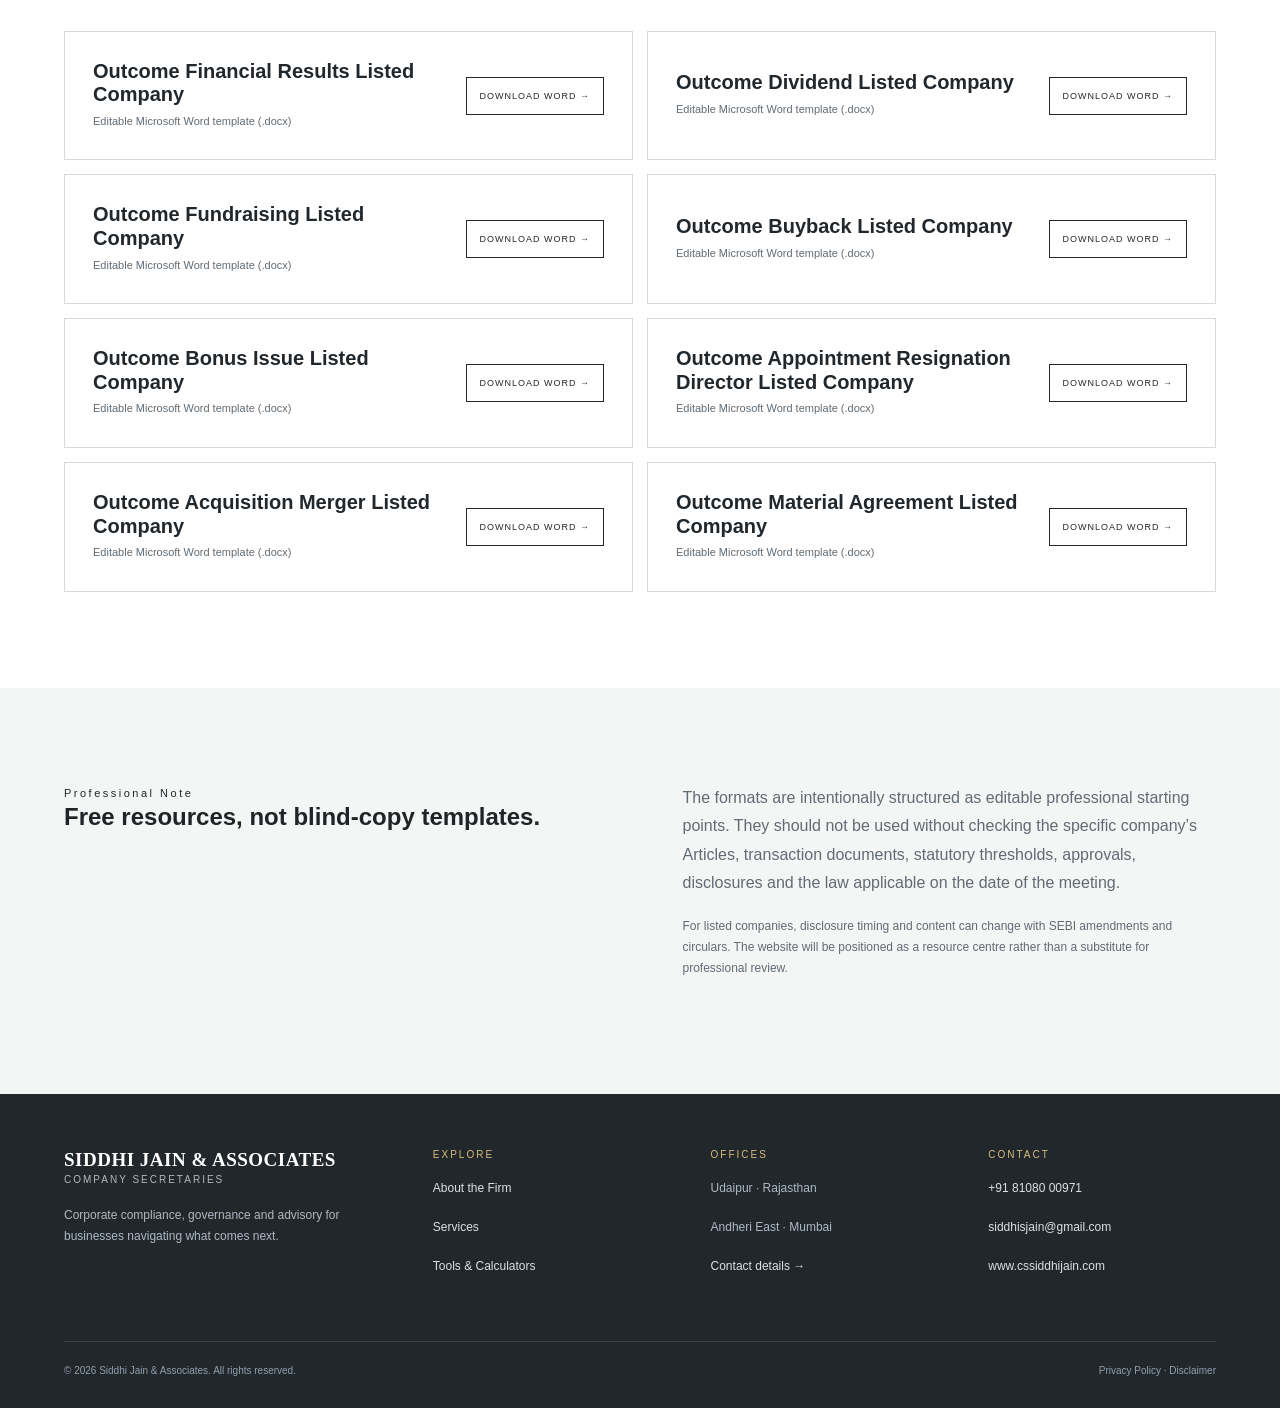
<file: downloads.html>
<!doctype html>
<html lang="en"><head><meta charset="utf-8"><meta name="viewport" content="width=device-width,initial-scale=1">
<title>Board Resolutions & Minutes | Siddhi Jain & Associates</title><meta name="description" content="Download editable Board resolutions, Board minutes and listed-company outcome formats from Siddhi Jain & Associates for practical company secretarial work.">
<link rel="canonical" href="https://www.cssiddhijain.com/downloads.html">
<meta property="og:type" content="website">
<meta property="og:title" content="Board Resolutions & Minutes | Siddhi Jain & Associates">
<meta property="og:description" content="Editable professional formats for board resolutions, minutes and listed-company outcomes, prepared as practical working starting points.">
<meta property="og:url" content="https://www.cssiddhijain.com/downloads.html">
<meta property="og:site_name" content="Siddhi Jain &amp; Associates">
<meta property="og:image" content="https://www.cssiddhijain.com/assets/og-image.jpg">
<meta property="og:image:alt" content="Siddhi Jain &amp; Associates — Company Secretaries &amp; Corporate Advisory">
<meta name="twitter:card" content="summary_large_image">
<meta name="twitter:title" content="Board Resolutions & Minutes | Siddhi Jain & Associates">
<meta name="twitter:description" content="Editable professional formats for board resolutions, minutes and listed-company outcomes, prepared as practical working starting points.">
<meta name="twitter:image" content="https://www.cssiddhijain.com/assets/og-image.jpg">
<link rel="stylesheet" href="assets/style.css"><link rel="icon" type="image/png" href="assets/cs-logo-only.png"><script type="application/ld+json">{
  "@context":"https://schema.org",
  "@graph":[
    {
      "@type":"Organization",
      "@id":"https://www.cssiddhijain.com/#organization",
      "name":"Siddhi Jain & Associates",
      "description":"Company Secretaries and corporate advisory practice providing corporate compliance, governance, FEMA, valuation and transaction advisory services.",
      "url":"https://www.cssiddhijain.com/",
      "logo":"https://www.cssiddhijain.com/assets/cs-official-logo.png",
      "telephone":"+91 81080 00971",
      "email":"siddhisjain@gmail.com",
      "address":{
        "@type":"PostalAddress",
        "streetAddress":"22/E, Aashirvad Nagar, University Road",
        "addressLocality":"Udaipur",
        "addressRegion":"Rajasthan",
        "postalCode":"313001",
        "addressCountry":"IN"
      },
      "areaServed":["Rajasthan","Maharashtra","India"]
    },
    {
      "@type":"WebSite",
      "@id":"https://www.cssiddhijain.com/#website",
      "url":"https://www.cssiddhijain.com/",
      "name":"Siddhi Jain & Associates",
      "publisher":{"@id":"https://www.cssiddhijain.com/#organization"}
    }
  ]
}</script>
<script type="application/ld+json">{"@context":"https://schema.org","@type":"CollectionPage","@id":"https://www.cssiddhijain.com/downloads.html#page","url":"https://www.cssiddhijain.com/downloads.html","name":"Board Resolutions & Minutes | Siddhi Jain & Associates","isPartOf":{"@id":"https://www.cssiddhijain.com/#website"},"about":["Board resolutions","Board minutes","Listed company disclosures","Company secretarial formats"]}</script></head><body>
<header><div class="container nav">
<a class="logo" href="index.html"><span class="mark"><img class="cs-logo" src="assets/cs-logo-only.png" alt="Institute of Company Secretaries of India logo"></span><span class="logo-text">SIDDHI JAIN & ASSOCIATES<small>Company Secretaries · Corporate Advisory</small></span></a>
<nav class="navlinks"><a href="about.html">About</a><a href="services.html">Services</a><a href="tools.html">Tools</a><a href="downloads.html">Formats</a><a href="insights.html">Insights</a><a href="contact.html">Contact</a><a class="nav-cta" href="contact.html">Consult with us →</a></nav>
<button class="menu" data-menu aria-label="Menu">☰</button></div></header>

<section class="page-hero"><div class="container"><div class="breadcrumb">Home / Formats</div><div class="eyebrow">Professional Resource Centre</div><h1>Ready-to-use corporate<br><em>formats & templates.</em></h1><p class="lead">Downloadable Word formats for common board resolutions, minutes and listed-company Board Meeting outcome disclosures.</p></div></section>
<section class="section"><div class="container two-col"><div><div class="eyebrow">Professional Resource Centre</div><h2>Practical company secretarial formats for recurring work.</h2></div><div><p>Use these editable formats as working starting points for Board resolutions, Board minutes and listed-company outcome disclosures. The resource centre is designed for Company Secretaries, compliance teams and businesses that need a structured first draft rather than a generic template.</p><p>Each document should be adapted to the company’s Articles of Association, transaction terms, applicable statutory provisions, Secretarial Standards, SEBI requirements where relevant, and the facts of the particular matter.</p></div></div></section><section class="section"><div class="container"><div class="section-head"><div><div class="eyebrow">Board Resolutions</div><h2>10 commonly used resolutions.</h2></div><p>Editable professional working templates. Adapt each resolution to the company’s facts, Articles, applicable law and approvals.</p></div><div class="download-grid"><div class="download-card"><div><h3>Board Meeting Convening Resolution</h3><p>Editable Microsoft Word template (.docx)</p></div><a class="download-btn" href="downloads/01_board_meeting_convening_resolution.docx" download>Download Word →</a></div>
<div class="download-card"><div><h3>Appointment Director Resolution</h3><p>Editable Microsoft Word template (.docx)</p></div><a class="download-btn" href="downloads/02_appointment_director_resolution.docx" download>Download Word →</a></div>
<div class="download-card"><div><h3>Appointment Kmp Resolution</h3><p>Editable Microsoft Word template (.docx)</p></div><a class="download-btn" href="downloads/03_appointment_kmp_resolution.docx" download>Download Word →</a></div>
<div class="download-card"><div><h3>Bank Account Authorisation Resolution</h3><p>Editable Microsoft Word template (.docx)</p></div><a class="download-btn" href="downloads/04_bank_account_authorisation_resolution.docx" download>Download Word →</a></div>
<div class="download-card"><div><h3>Borrowing Facility Resolution</h3><p>Editable Microsoft Word template (.docx)</p></div><a class="download-btn" href="downloads/05_borrowing_facility_resolution.docx" download>Download Word →</a></div>
<div class="download-card"><div><h3>Investment Resolution</h3><p>Editable Microsoft Word template (.docx)</p></div><a class="download-btn" href="downloads/06_investment_resolution.docx" download>Download Word →</a></div>
<div class="download-card"><div><h3>Related Party Transaction Resolution</h3><p>Editable Microsoft Word template (.docx)</p></div><a class="download-btn" href="downloads/07_related_party_transaction_resolution.docx" download>Download Word →</a></div>
<div class="download-card"><div><h3>Issue Of Shares Resolution</h3><p>Editable Microsoft Word template (.docx)</p></div><a class="download-btn" href="downloads/08_issue_of_shares_resolution.docx" download>Download Word →</a></div>
<div class="download-card"><div><h3>Esop Resolution</h3><p>Editable Microsoft Word template (.docx)</p></div><a class="download-btn" href="downloads/09_esop_resolution.docx" download>Download Word →</a></div>
<div class="download-card"><div><h3>Approval Annual Accounts Board Resolution</h3><p>Editable Microsoft Word template (.docx)</p></div><a class="download-btn" href="downloads/10_approval_annual_accounts_board_resolution.docx" download>Download Word →</a></div></div></div></section>
<section class="section ivory"><div class="container"><div class="section-head"><div><div class="eyebrow">Minutes</div><h2>10 practical minutes formats.</h2></div><p>Structured around the information normally required for a fair and correct summary of proceedings and applicable Secretarial Standard requirements.</p></div><div class="download-grid"><div class="download-card"><div><h3>Minutes Regular Board Meeting</h3><p>Editable Microsoft Word template (.docx)</p></div><a class="download-btn" href="downloads/01_minutes_regular_board_meeting.docx" download>Download Word →</a></div>
<div class="download-card"><div><h3>Minutes First Board Meeting</h3><p>Editable Microsoft Word template (.docx)</p></div><a class="download-btn" href="downloads/02_minutes_first_board_meeting.docx" download>Download Word →</a></div>
<div class="download-card"><div><h3>Minutes Financial Results Board Meeting</h3><p>Editable Microsoft Word template (.docx)</p></div><a class="download-btn" href="downloads/03_minutes_financial_results_board_meeting.docx" download>Download Word →</a></div>
<div class="download-card"><div><h3>Minutes Rpt Approval</h3><p>Editable Microsoft Word template (.docx)</p></div><a class="download-btn" href="downloads/04_minutes_rpt_approval.docx" download>Download Word →</a></div>
<div class="download-card"><div><h3>Minutes Director Appointment</h3><p>Editable Microsoft Word template (.docx)</p></div><a class="download-btn" href="downloads/05_minutes_director_appointment.docx" download>Download Word →</a></div>
<div class="download-card"><div><h3>Minutes Share Issue Allotment</h3><p>Editable Microsoft Word template (.docx)</p></div><a class="download-btn" href="downloads/06_minutes_share_issue_allotment.docx" download>Download Word →</a></div>
<div class="download-card"><div><h3>Minutes Borrowing Financing</h3><p>Editable Microsoft Word template (.docx)</p></div><a class="download-btn" href="downloads/07_minutes_borrowing_financing.docx" download>Download Word →</a></div>
<div class="download-card"><div><h3>Minutes Esop Employee Benefit</h3><p>Editable Microsoft Word template (.docx)</p></div><a class="download-btn" href="downloads/08_minutes_esop_employee_benefit.docx" download>Download Word →</a></div>
<div class="download-card"><div><h3>Minutes Annual Accounts Agm Notice</h3><p>Editable Microsoft Word template (.docx)</p></div><a class="download-btn" href="downloads/09_minutes_annual_accounts_agm_notice.docx" download>Download Word →</a></div>
<div class="download-card"><div><h3>Minutes Major Transaction Board Meeting</h3><p>Editable Microsoft Word template (.docx)</p></div><a class="download-btn" href="downloads/10_minutes_major_transaction_board_meeting.docx" download>Download Word →</a></div></div></div></section>
<section class="section"><div class="container"><div class="section-head"><div><div class="eyebrow">Listed Companies</div><h2>Board Meeting outcome formats.</h2></div><p>Working disclosure drafts for common Board decisions. Always verify the current SEBI (LODR) framework and applicable circulars before filing.</p></div><div class="download-grid"><div class="download-card"><div><h3>Outcome Financial Results Listed Company</h3><p>Editable Microsoft Word template (.docx)</p></div><a class="download-btn" href="downloads/01_outcome_financial_results_listed_company.docx" download>Download Word →</a></div>
<div class="download-card"><div><h3>Outcome Dividend Listed Company</h3><p>Editable Microsoft Word template (.docx)</p></div><a class="download-btn" href="downloads/02_outcome_dividend_listed_company.docx" download>Download Word →</a></div>
<div class="download-card"><div><h3>Outcome Fundraising Listed Company</h3><p>Editable Microsoft Word template (.docx)</p></div><a class="download-btn" href="downloads/03_outcome_fundraising_listed_company.docx" download>Download Word →</a></div>
<div class="download-card"><div><h3>Outcome Buyback Listed Company</h3><p>Editable Microsoft Word template (.docx)</p></div><a class="download-btn" href="downloads/04_outcome_buyback_listed_company.docx" download>Download Word →</a></div>
<div class="download-card"><div><h3>Outcome Bonus Issue Listed Company</h3><p>Editable Microsoft Word template (.docx)</p></div><a class="download-btn" href="downloads/05_outcome_bonus_issue_listed_company.docx" download>Download Word →</a></div>
<div class="download-card"><div><h3>Outcome Appointment Resignation Director Listed Company</h3><p>Editable Microsoft Word template (.docx)</p></div><a class="download-btn" href="downloads/06_outcome_appointment_resignation_director_listed_company.docx" download>Download Word →</a></div>
<div class="download-card"><div><h3>Outcome Acquisition Merger Listed Company</h3><p>Editable Microsoft Word template (.docx)</p></div><a class="download-btn" href="downloads/07_outcome_acquisition_merger_listed_company.docx" download>Download Word →</a></div>
<div class="download-card"><div><h3>Outcome Material Agreement Listed Company</h3><p>Editable Microsoft Word template (.docx)</p></div><a class="download-btn" href="downloads/08_outcome_material_agreement_listed_company.docx" download>Download Word →</a></div></div></div></section>
<section class="section ivory"><div class="container two-col"><div><div class="eyebrow">Professional Note</div><h2>Free resources, not blind-copy templates.</h2></div><div><p style="color:var(--muted)">The formats are intentionally structured as editable professional starting points. They should not be used without checking the specific company’s Articles, transaction documents, statutory thresholds, approvals, disclosures and the law applicable on the date of the meeting.</p><p style="font-size:12px;color:var(--muted)">For listed companies, disclosure timing and content can change with SEBI amendments and circulars. The website will be positioned as a resource centre rather than a substitute for professional review.</p></div></div></section>

<footer><div class="container">
<div class="footer-grid">
<div><div class="logo-text" style="color:#fff">SIDDHI JAIN & ASSOCIATES<small style="color:#aeb9c3">Company Secretaries</small></div><p style="margin-top:20px">Corporate compliance, governance and advisory for businesses navigating what comes next.</p></div>
<div><h4>Explore</h4><p><a href="about.html">About the Firm</a></p><p><a href="services.html">Services</a></p><p><a href="tools.html">Tools & Calculators</a></p></div>
<div><h4>Offices</h4><p>Udaipur · Rajasthan</p><p>Andheri East · Mumbai</p><p><a href="contact.html">Contact details →</a></p></div>
<div><h4>Contact</h4><p><a href="tel:+918108000971">+91 81080 00971</a></p><p><a href="mailto:siddhisjain@gmail.com">siddhisjain@gmail.com</a></p><p><a href="https://www.cssiddhijain.com/" target="_blank">www.cssiddhijain.com</a></p></div>
</div>
<div class="copyright"><span>© 2026 Siddhi Jain & Associates. All rights reserved.</span><span>Privacy Policy · Disclaimer</span></div>
</div></footer><script src="assets/script.js"></script></body></html>
</file>
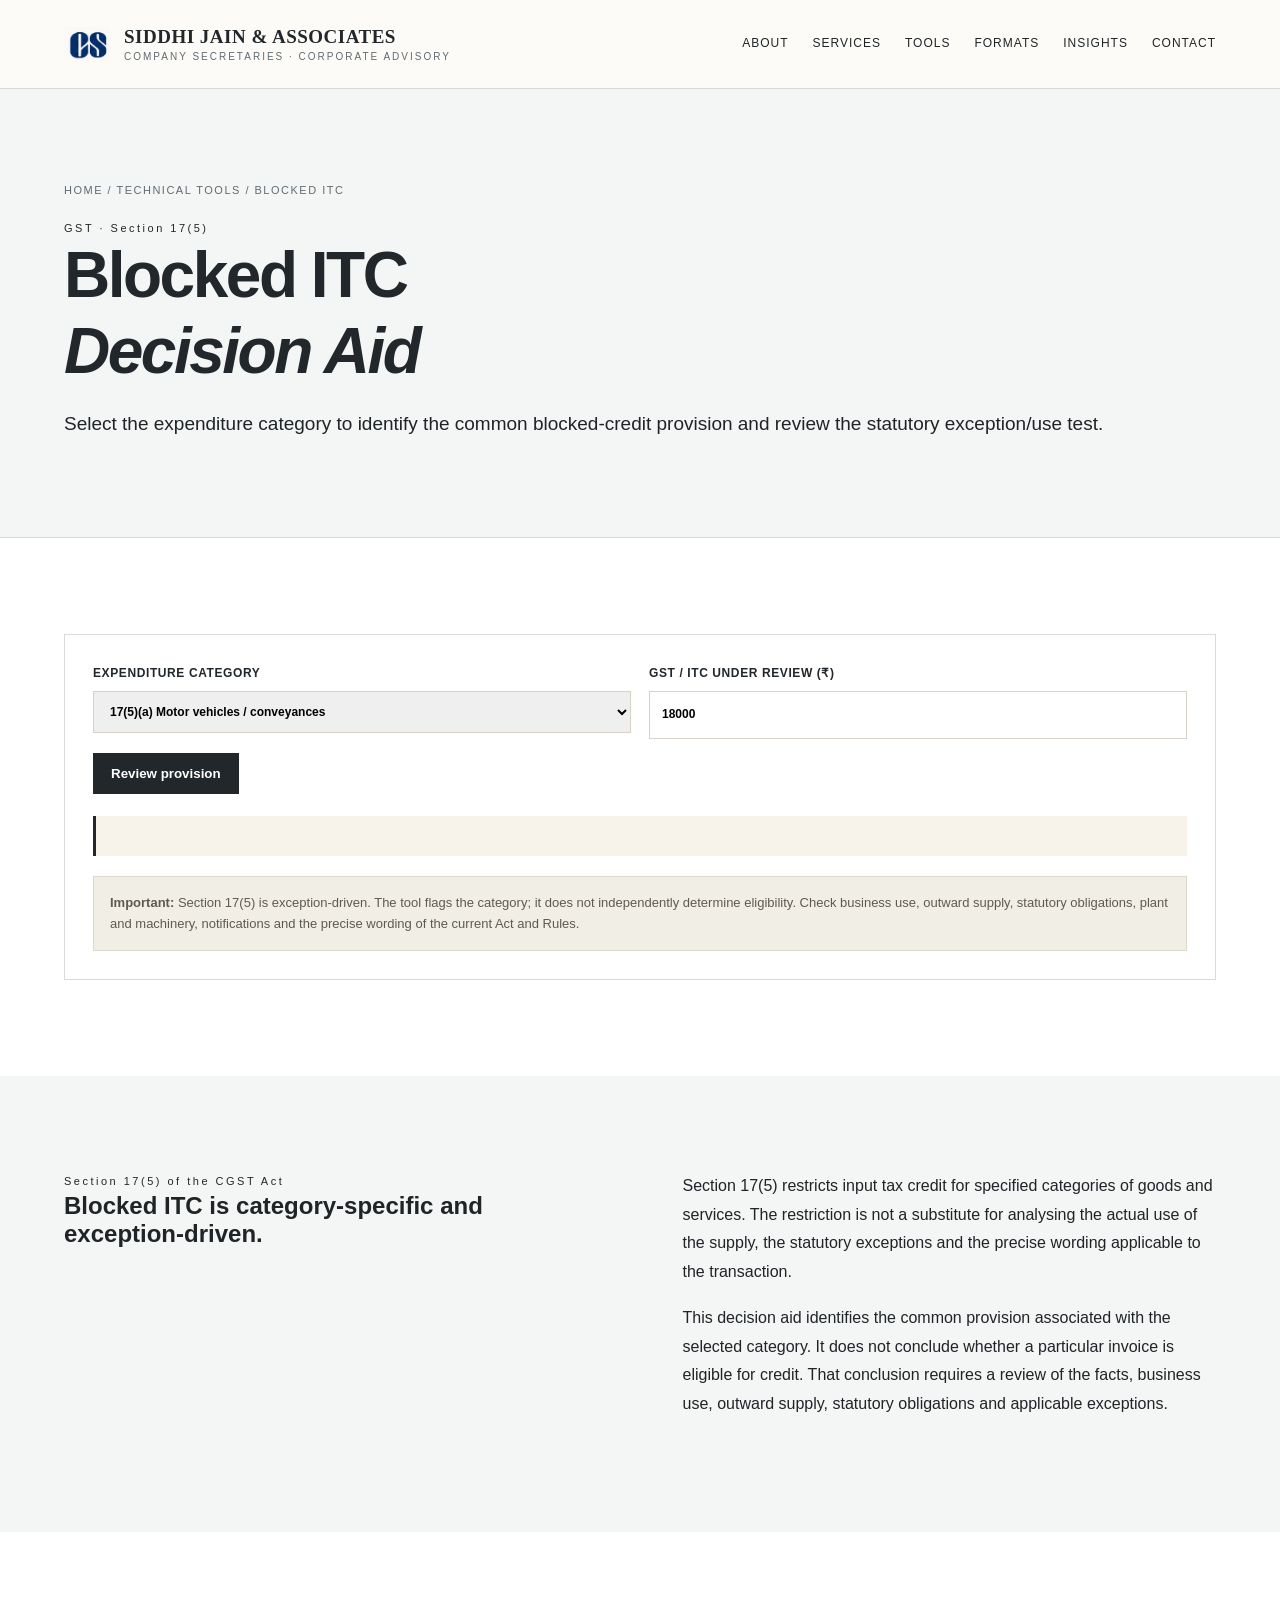
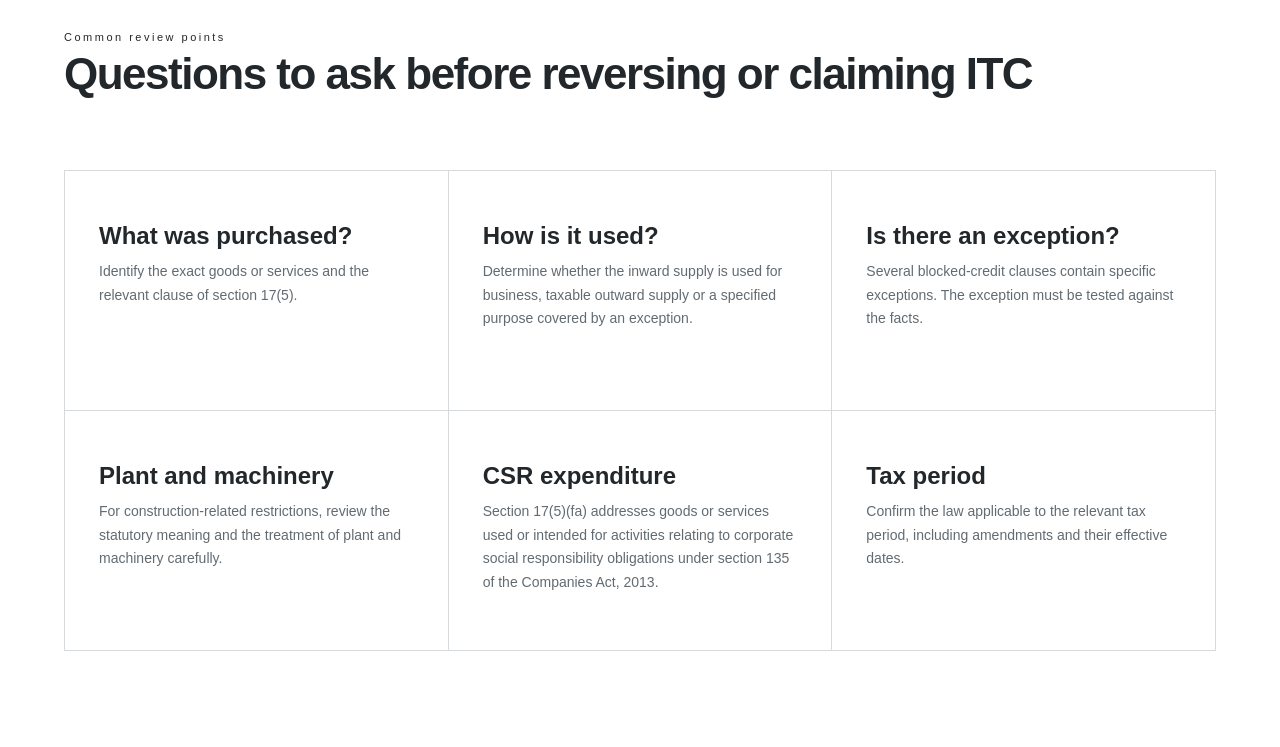
<file: gst-blocked-itc.html>
<!doctype html><html lang="en"><head><meta charset="utf-8"><meta name="viewport" content="width=device-width,initial-scale=1"><title>GST Blocked ITC | Section 17(5) Decision Aid</title><meta name="description" content="GST blocked input tax credit decision aid covering common Section 17(5) CGST Act categories and statutory exceptions."><link rel="canonical" href="https://www.cssiddhijain.com/gst-blocked-itc.html"><link rel="stylesheet" href="assets/style.css"><link rel="icon" href="assets/cs-logo-only.png"><style>.calc{border:1px solid var(--line);background:#fff;padding:28px}.grid{display:grid;grid-template-columns:repeat(2,minmax(0,1fr));gap:18px}.calc label{display:block;font-size:12px;font-weight:700;text-transform:uppercase;letter-spacing:.05em;color:var(--navy);margin-bottom:14px}.calc input,.calc select{width:100%;margin-top:7px;padding:12px;border:1px solid #d7d2c7;font:inherit}.calc button{border:0;background:var(--navy);color:#fff;padding:13px 18px;font-weight:700;cursor:pointer}.result{margin-top:22px;padding:20px;background:#f7f3ea;border-left:3px solid var(--gold);line-height:1.65}.notice{margin-top:20px;padding:16px;background:#f1eee6;border:1px solid #ded8ca;color:#5f5a51;line-height:1.6;font-size:13px}@media(max-width:800px){.grid{grid-template-columns:1fr}}</style><script type="application/ld+json">{"@context":"https://schema.org","@graph":[{"@type":"WebPage","@id":"https://www.cssiddhijain.com/gst-blocked-itc.html#page","url":"https://www.cssiddhijain.com/gst-blocked-itc.html","name":"GST Blocked ITC | Section 17(5) Decision Aid","isPartOf":{"@id":"https://www.cssiddhijain.com/#website"}},{"@type":"WebApplication","@id":"https://www.cssiddhijain.com/gst-blocked-itc.html#calculator","name":"GST Blocked ITC Decision Aid","url":"https://www.cssiddhijain.com/gst-blocked-itc.html","applicationCategory":"BusinessApplication","operatingSystem":"Web","offers":{"@type":"Offer","price":"0","priceCurrency":"INR"}}]}</script></head><body><header><div class="container nav"><a class="logo" href="index.html"><span class="mark"><img class="cs-logo" src="assets/cs-logo-only.png" alt="ICSI logo"></span><span class="logo-text">SIDDHI JAIN & ASSOCIATES<small>Company Secretaries · Corporate Advisory</small></span></a><nav class="navlinks"><a href="about.html">About</a><a href="services.html">Services</a><a href="tools.html">Tools</a><a href="downloads.html">Formats</a><a href="insights.html">Insights</a><a href="contact.html">Contact</a></nav><button class="menu" data-menu>☰</button></div></header><section class="page-hero"><div class="container"><div class="breadcrumb">Home / Technical Tools / Blocked ITC</div><div class="eyebrow">GST · Section 17(5)</div><h1>Blocked ITC<br><em>Decision Aid</em></h1><p class="lead">Select the expenditure category to identify the common blocked-credit provision and review the statutory exception/use test.</p></div></section><section class="section"><div class="container"><div class="calc"><div class="grid"><label>Expenditure category<select id="blockedCat"><option value="a">17(5)(a) Motor vehicles / conveyances</option><option value="ab">17(5)(ab) Insurance / servicing / repair / maintenance</option><option value="b">17(5)(b) Food, beverages, catering & specified services</option><option value="c">17(5)(c) Works contract</option><option value="d">17(5)(d) Construction of immovable property</option><option value="e">17(5)(e) Composition scheme supplies</option><option value="f">17(5)(f) Non-resident taxable person</option><option value="fa">17(5)(fa) CSR expenditure</option><option value="g">17(5)(g) Personal consumption</option><option value="h">17(5)(h) Lost / stolen / destroyed / written off / gifts / free samples</option><option value="i">17(5)(i) Tax paid under specified demand provisions</option></select></label><label>GST / ITC under review (₹)<input id="blockedAmount" type="number" min="0" value="18000"></label></div><button onclick="calcBlockedITC()">Review provision</button><div class="result" id="blockedResult"></div><div class="notice"><strong>Important:</strong> Section 17(5) is exception-driven. The tool flags the category; it does not independently determine eligibility. Check business use, outward supply, statutory obligations, plant and machinery, notifications and the precise wording of the current Act and Rules.</div></div></div></section><section class="section ivory"><div class="container two-col"><div><div class="eyebrow">Section 17(5) of the CGST Act</div><h2>Blocked ITC is category-specific and exception-driven.</h2></div><div><p>Section 17(5) restricts input tax credit for specified categories of goods and services. The restriction is not a substitute for analysing the actual use of the supply, the statutory exceptions and the precise wording applicable to the transaction.</p><p>This decision aid identifies the common provision associated with the selected category. It does not conclude whether a particular invoice is eligible for credit. That conclusion requires a review of the facts, business use, outward supply, statutory obligations and applicable exceptions.</p></div></div></section><section class="section"><div class="container"><div class="section-head"><div><div class="eyebrow">Common review points</div><h2>Questions to ask before reversing or claiming ITC</h2></div></div><div class="grid6"><div class="card"><h3>What was purchased?</h3><p>Identify the exact goods or services and the relevant clause of section 17(5).</p></div><div class="card"><h3>How is it used?</h3><p>Determine whether the inward supply is used for business, taxable outward supply or a specified purpose covered by an exception.</p></div><div class="card"><h3>Is there an exception?</h3><p>Several blocked-credit clauses contain specific exceptions. The exception must be tested against the facts.</p></div><div class="card"><h3>Plant and machinery</h3><p>For construction-related restrictions, review the statutory meaning and the treatment of plant and machinery carefully.</p></div><div class="card"><h3>CSR expenditure</h3><p>Section 17(5)(fa) addresses goods or services used or intended for activities relating to corporate social responsibility obligations under section 135 of the Companies Act, 2013.</p></div><div class="card"><h3>Tax period</h3><p>Confirm the law applicable to the relevant tax period, including amendments and their effective dates.</p></div></div></div></section><script src="assets/script.js"></script><script src="assets/technical-tools.js"></script></body></html>
</file>
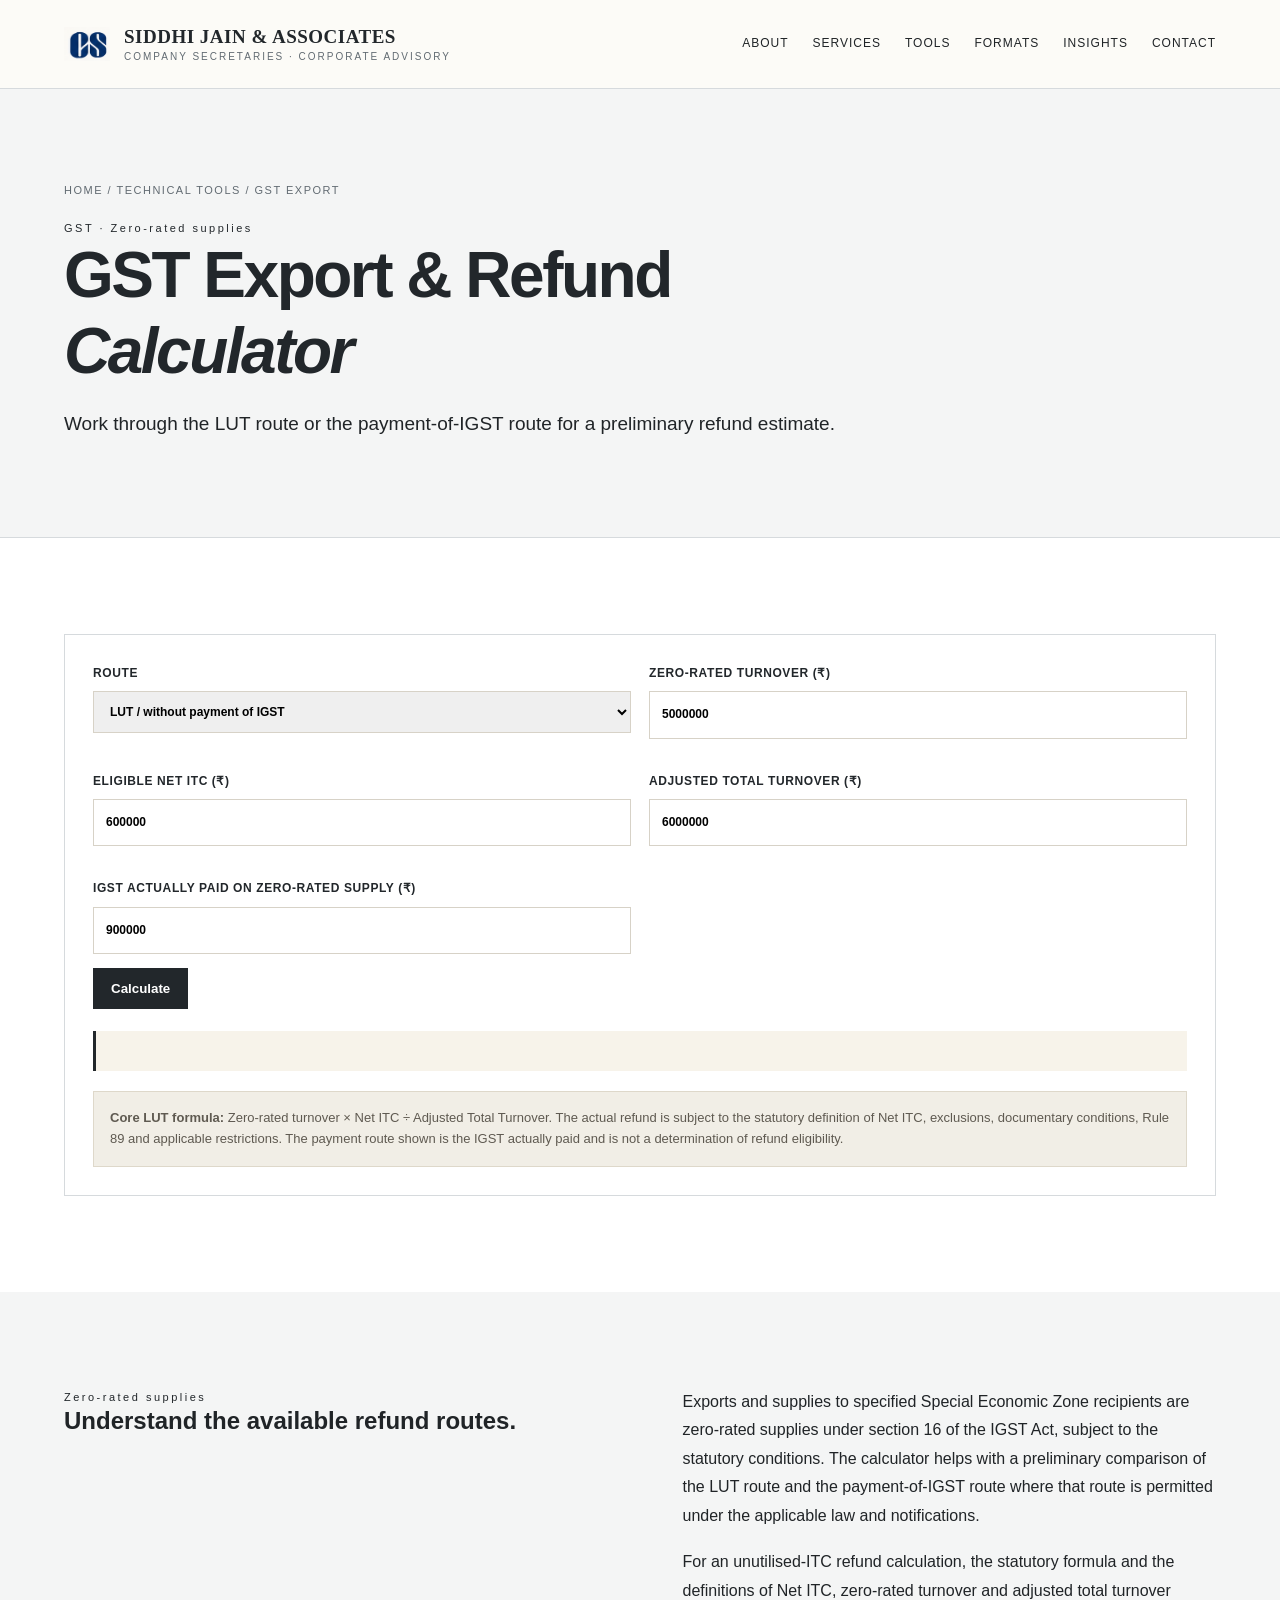
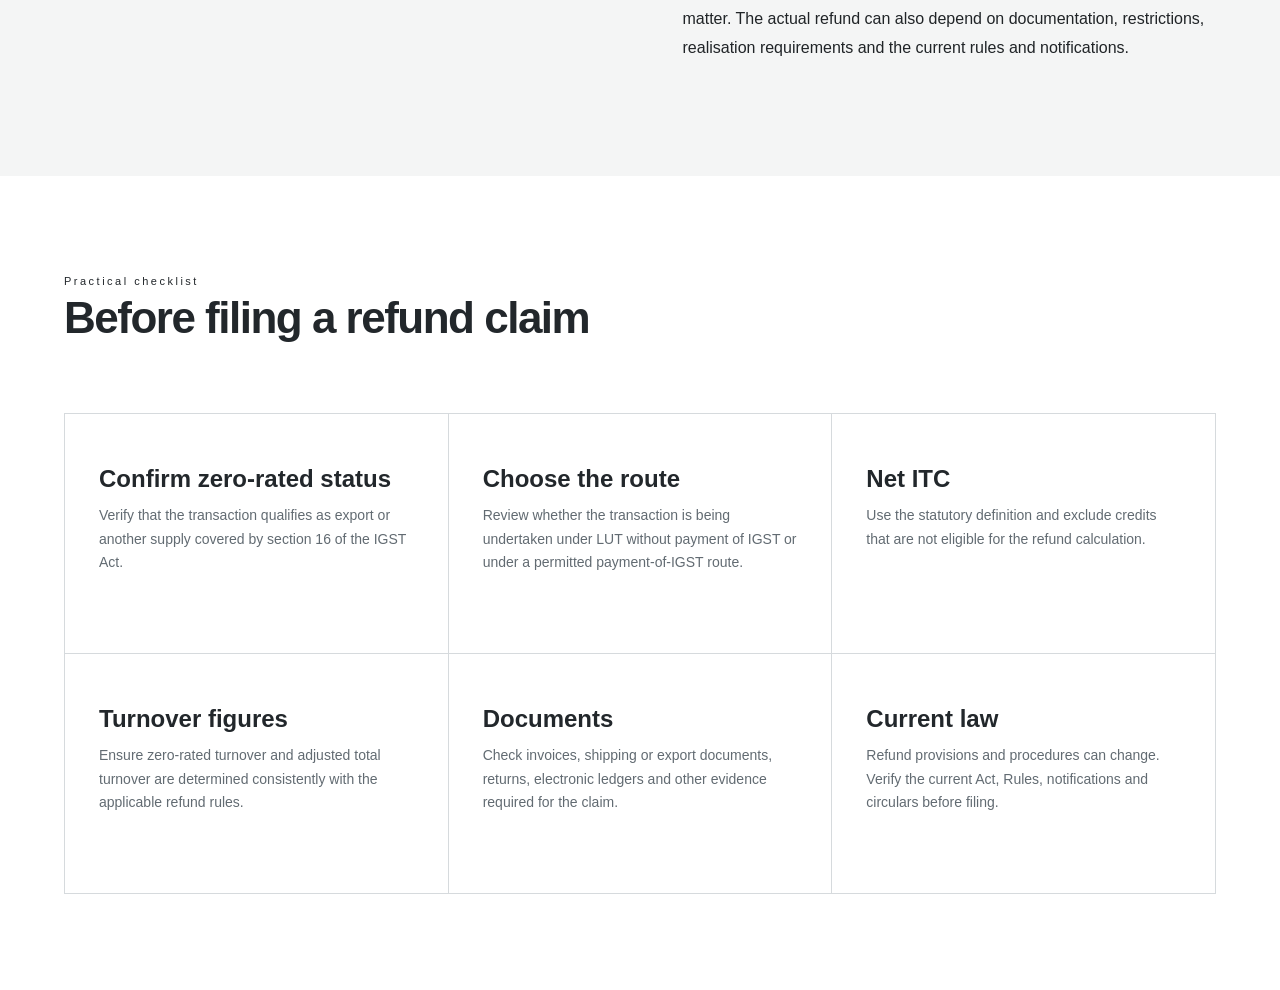
<file: gst-export.html>
<!doctype html><html lang="en"><head><meta charset="utf-8"><meta name="viewport" content="width=device-width,initial-scale=1"><title>GST Export Refund Calculator | LUT & IGST</title><meta name="description" content="GST export and zero-rated supply calculator for LUT and payment-of-IGST refund routes, including the core Rule 89(4) formula."><link rel="canonical" href="https://www.cssiddhijain.com/gst-export.html"><link rel="stylesheet" href="assets/style.css"><link rel="icon" href="assets/cs-logo-only.png"><style>.calc{border:1px solid var(--line);background:#fff;padding:28px}.grid{display:grid;grid-template-columns:repeat(2,minmax(0,1fr));gap:18px}.calc label{display:block;font-size:12px;font-weight:700;text-transform:uppercase;letter-spacing:.05em;color:var(--navy);margin-bottom:14px}.calc input,.calc select{width:100%;margin-top:7px;padding:12px;border:1px solid #d7d2c7;font:inherit}.calc button{border:0;background:var(--navy);color:#fff;padding:13px 18px;font-weight:700;cursor:pointer}.result{margin-top:22px;padding:20px;background:#f7f3ea;border-left:3px solid var(--gold)}.notice{margin-top:20px;padding:16px;background:#f1eee6;border:1px solid #ded8ca;color:#5f5a51;line-height:1.6;font-size:13px}@media(max-width:800px){.grid{grid-template-columns:1fr}}</style><script type="application/ld+json">{"@context":"https://schema.org","@graph":[{"@type":"WebPage","@id":"https://www.cssiddhijain.com/gst-export.html#page","url":"https://www.cssiddhijain.com/gst-export.html","name":"GST Export Refund Calculator | LUT & IGST","isPartOf":{"@id":"https://www.cssiddhijain.com/#website"}},{"@type":"WebApplication","@id":"https://www.cssiddhijain.com/gst-export.html#calculator","name":"GST Export & Refund Calculator","url":"https://www.cssiddhijain.com/gst-export.html","applicationCategory":"BusinessApplication","operatingSystem":"Web","offers":{"@type":"Offer","price":"0","priceCurrency":"INR"}}]}</script></head><body><header><div class="container nav"><a class="logo" href="index.html"><span class="mark"><img class="cs-logo" src="assets/cs-logo-only.png" alt="ICSI logo"></span><span class="logo-text">SIDDHI JAIN & ASSOCIATES<small>Company Secretaries · Corporate Advisory</small></span></a><nav class="navlinks"><a href="about.html">About</a><a href="services.html">Services</a><a href="tools.html">Tools</a><a href="downloads.html">Formats</a><a href="insights.html">Insights</a><a href="contact.html">Contact</a></nav><button class="menu" data-menu>☰</button></div></header><section class="page-hero"><div class="container"><div class="breadcrumb">Home / Technical Tools / GST Export</div><div class="eyebrow">GST · Zero-rated supplies</div><h1>GST Export & Refund<br><em>Calculator</em></h1><p class="lead">Work through the LUT route or the payment-of-IGST route for a preliminary refund estimate.</p></div></section><section class="section"><div class="container"><div class="calc"><div class="grid"><label>Route<select id="expRoute"><option value="lut">LUT / without payment of IGST</option><option value="igst">Payment of IGST</option></select></label><label>Zero-rated turnover (₹)<input id="expTurnover" type="number" min="0" value="5000000"></label><label>Eligible Net ITC (₹)<input id="expItc" type="number" min="0" value="600000"></label><label>Adjusted total turnover (₹)<input id="expAdjusted" type="number" min="0" value="6000000"></label><label>IGST actually paid on zero-rated supply (₹)<input id="expIgstPaid" type="number" min="0" value="900000"></label></div><button onclick="calcExportGST()">Calculate</button><div class="result" id="expResult"></div><div class="notice"><strong>Core LUT formula:</strong> Zero-rated turnover × Net ITC ÷ Adjusted Total Turnover. The actual refund is subject to the statutory definition of Net ITC, exclusions, documentary conditions, Rule 89 and applicable restrictions. The payment route shown is the IGST actually paid and is not a determination of refund eligibility.</div></div></div></section><section class="section ivory"><div class="container two-col"><div><div class="eyebrow">Zero-rated supplies</div><h2>Understand the available refund routes.</h2></div><div><p>Exports and supplies to specified Special Economic Zone recipients are zero-rated supplies under section 16 of the IGST Act, subject to the statutory conditions. The calculator helps with a preliminary comparison of the LUT route and the payment-of-IGST route where that route is permitted under the applicable law and notifications.</p><p>For an unutilised-ITC refund calculation, the statutory formula and the definitions of Net ITC, zero-rated turnover and adjusted total turnover matter. The actual refund can also depend on documentation, restrictions, realisation requirements and the current rules and notifications.</p></div></div></section><section class="section"><div class="container"><div class="section-head"><div><div class="eyebrow">Practical checklist</div><h2>Before filing a refund claim</h2></div></div><div class="grid6"><div class="card"><h3>Confirm zero-rated status</h3><p>Verify that the transaction qualifies as export or another supply covered by section 16 of the IGST Act.</p></div><div class="card"><h3>Choose the route</h3><p>Review whether the transaction is being undertaken under LUT without payment of IGST or under a permitted payment-of-IGST route.</p></div><div class="card"><h3>Net ITC</h3><p>Use the statutory definition and exclude credits that are not eligible for the refund calculation.</p></div><div class="card"><h3>Turnover figures</h3><p>Ensure zero-rated turnover and adjusted total turnover are determined consistently with the applicable refund rules.</p></div><div class="card"><h3>Documents</h3><p>Check invoices, shipping or export documents, returns, electronic ledgers and other evidence required for the claim.</p></div><div class="card"><h3>Current law</h3><p>Refund provisions and procedures can change. Verify the current Act, Rules, notifications and circulars before filing.</p></div></div></div></section><script src="assets/script.js"></script><script src="assets/technical-tools.js"></script></body></html>
</file>
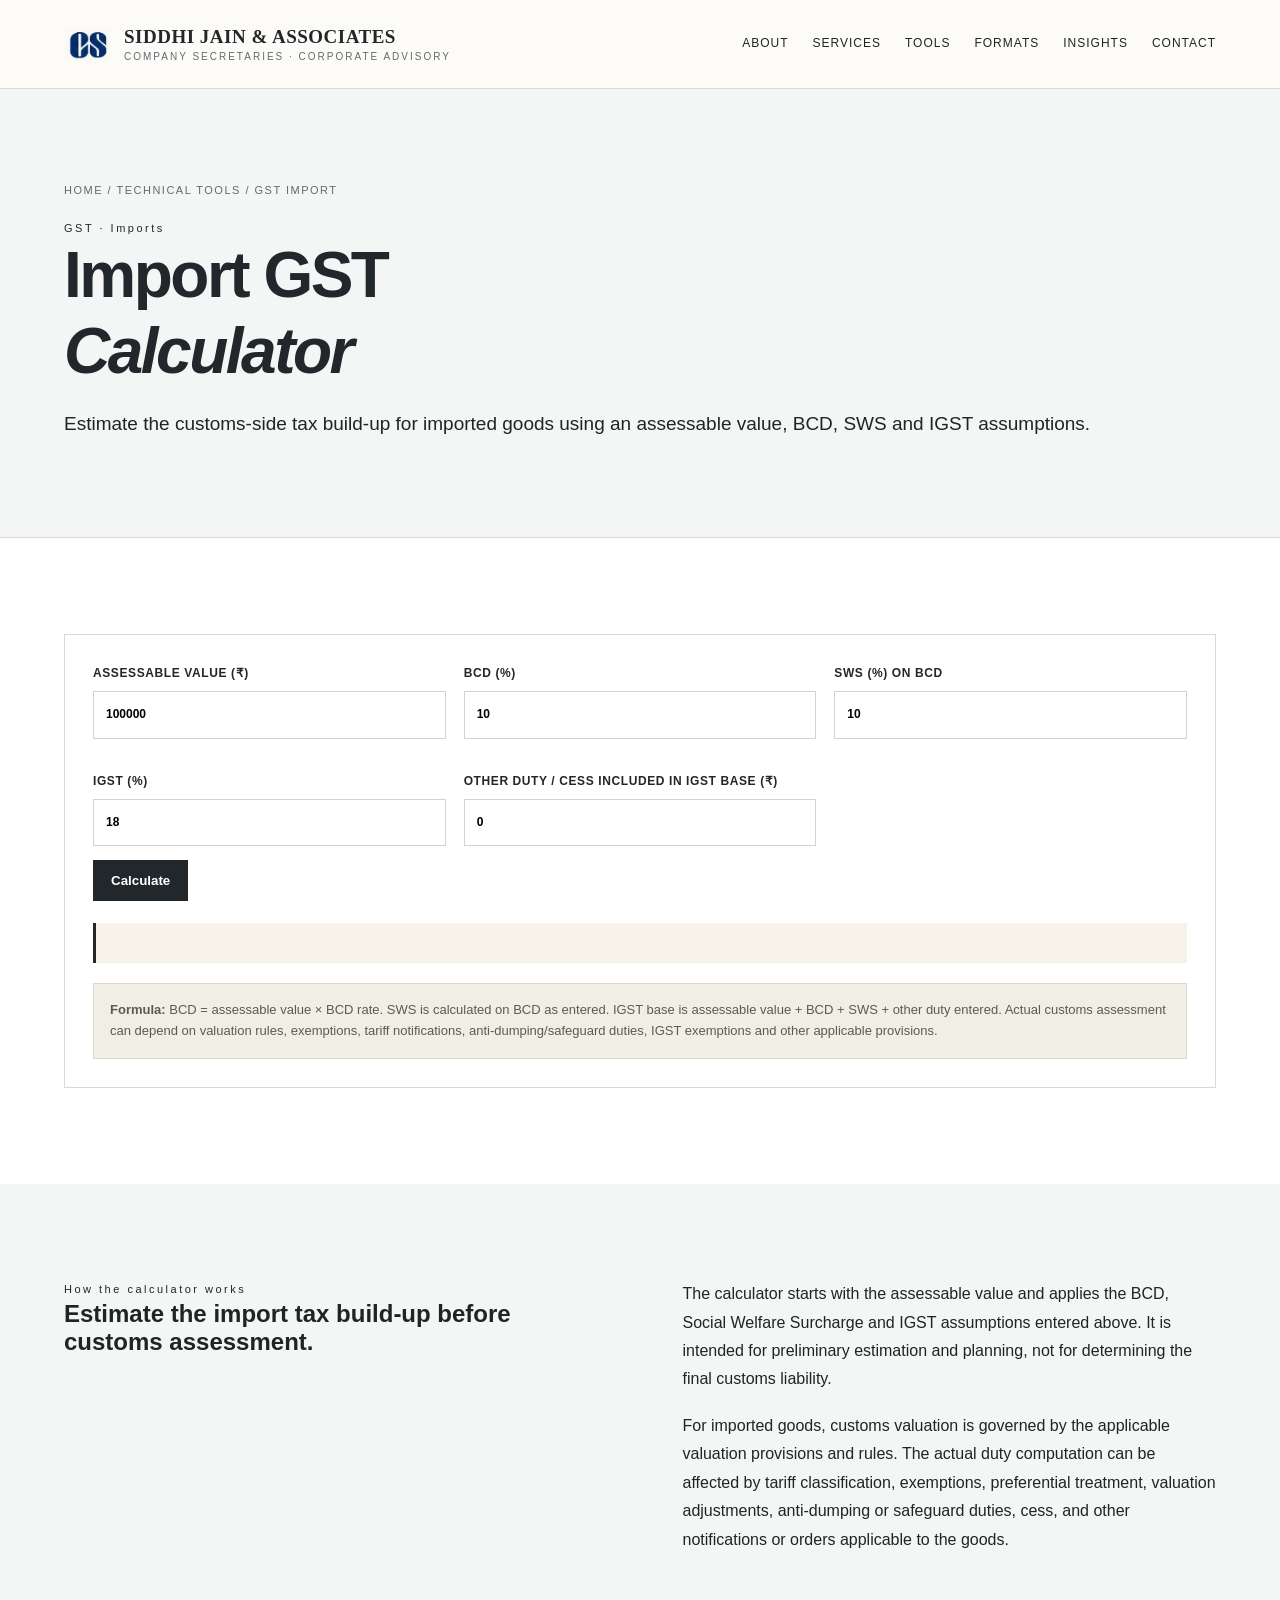
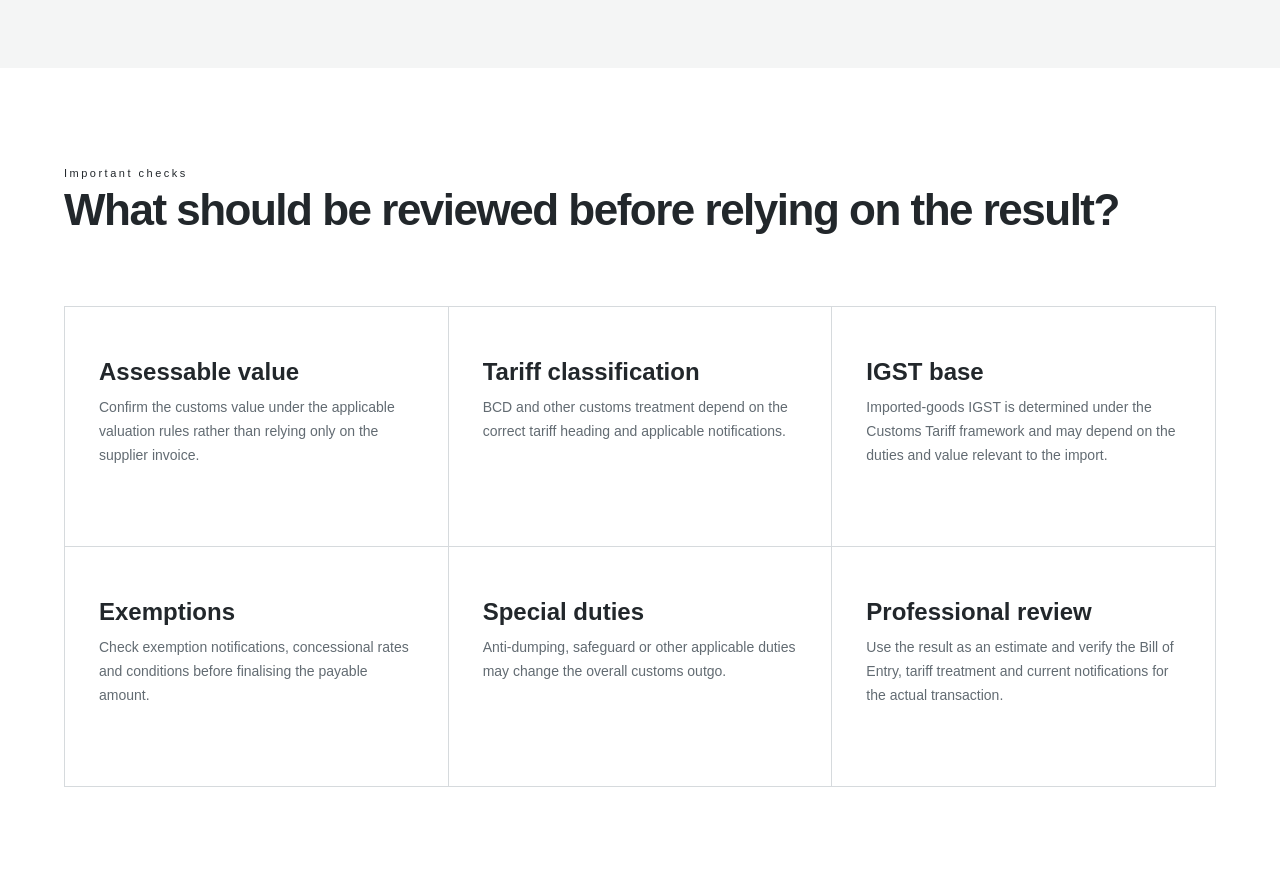
<file: gst-import.html>
<!doctype html><html lang="en"><head><meta charset="utf-8"><meta name="viewport" content="width=device-width,initial-scale=1"><title>GST Import Calculator | BCD, SWS & IGST</title><meta name="description" content="Estimate BCD, Social Welfare Surcharge and IGST on imports of goods. Preliminary customs-side GST calculator."><link rel="canonical" href="https://www.cssiddhijain.com/gst-import.html"><link rel="stylesheet" href="assets/style.css"><link rel="icon" href="assets/cs-logo-only.png"><style>.calc{border:1px solid var(--line);background:#fff;padding:28px}.grid{display:grid;grid-template-columns:repeat(3,minmax(0,1fr));gap:18px}.calc label{display:block;font-size:12px;font-weight:700;text-transform:uppercase;letter-spacing:.05em;color:var(--navy);margin-bottom:14px}.calc input{width:100%;margin-top:7px;padding:12px;border:1px solid #d7d2c7;font:inherit}.calc button{border:0;background:var(--navy);color:#fff;padding:13px 18px;font-weight:700;cursor:pointer}.result{margin-top:22px;padding:20px;background:#f7f3ea;border-left:3px solid var(--gold)}.metrics{display:grid;grid-template-columns:repeat(3,1fr);gap:12px}.metric{padding:14px;background:#fff;border:1px solid #ddd7ca}.metric small{display:block;color:#777;text-transform:uppercase;font-size:10px}.metric b{display:block;color:var(--navy);font-size:18px;margin-top:4px}.notice{margin-top:20px;padding:16px;background:#f1eee6;border:1px solid #ded8ca;color:#5f5a51;line-height:1.6;font-size:13px}@media(max-width:800px){.grid,.metrics{grid-template-columns:1fr}}</style><script type="application/ld+json">{"@context":"https://schema.org","@graph":[{"@type":"WebPage","@id":"https://www.cssiddhijain.com/gst-import.html#page","url":"https://www.cssiddhijain.com/gst-import.html","name":"GST Import Calculator | BCD, SWS & IGST","isPartOf":{"@id":"https://www.cssiddhijain.com/#website"}},{"@type":"WebApplication","@id":"https://www.cssiddhijain.com/gst-import.html#calculator","name":"GST Import Calculator","url":"https://www.cssiddhijain.com/gst-import.html","applicationCategory":"BusinessApplication","operatingSystem":"Web","offers":{"@type":"Offer","price":"0","priceCurrency":"INR"}}]}</script></head><body><header><div class="container nav"><a class="logo" href="index.html"><span class="mark"><img class="cs-logo" src="assets/cs-logo-only.png" alt="ICSI logo"></span><span class="logo-text">SIDDHI JAIN & ASSOCIATES<small>Company Secretaries · Corporate Advisory</small></span></a><nav class="navlinks"><a href="about.html">About</a><a href="services.html">Services</a><a href="tools.html">Tools</a><a href="downloads.html">Formats</a><a href="insights.html">Insights</a><a href="contact.html">Contact</a></nav><button class="menu" data-menu>☰</button></div></header><section class="page-hero"><div class="container"><div class="breadcrumb">Home / Technical Tools / GST Import</div><div class="eyebrow">GST · Imports</div><h1>Import GST<br><em>Calculator</em></h1><p class="lead">Estimate the customs-side tax build-up for imported goods using an assessable value, BCD, SWS and IGST assumptions.</p></div></section><section class="section"><div class="container"><div class="calc"><div class="grid"><label>Assessable value (₹)<input id="impValue" type="number" min="0" value="100000"></label><label>BCD (%)<input id="impBcd" type="number" min="0" step="0.01" value="10"></label><label>SWS (%) on BCD<input id="impSws" type="number" min="0" step="0.01" value="10"></label><label>IGST (%)<input id="impIgst" type="number" min="0" step="0.01" value="18"></label><label>Other duty / cess included in IGST base (₹)<input id="impOther" type="number" min="0" value="0"></label></div><button onclick="calcImportGST()">Calculate</button><div class="result" id="impResult"></div><div class="notice"><strong>Formula:</strong> BCD = assessable value × BCD rate. SWS is calculated on BCD as entered. IGST base is assessable value + BCD + SWS + other duty entered. Actual customs assessment can depend on valuation rules, exemptions, tariff notifications, anti-dumping/safeguard duties, IGST exemptions and other applicable provisions.</div></div></div></section><section class="section ivory"><div class="container two-col"><div><div class="eyebrow">How the calculator works</div><h2>Estimate the import tax build-up before customs assessment.</h2></div><div><p>The calculator starts with the assessable value and applies the BCD, Social Welfare Surcharge and IGST assumptions entered above. It is intended for preliminary estimation and planning, not for determining the final customs liability.</p><p>For imported goods, customs valuation is governed by the applicable valuation provisions and rules. The actual duty computation can be affected by tariff classification, exemptions, preferential treatment, valuation adjustments, anti-dumping or safeguard duties, cess, and other notifications or orders applicable to the goods.</p></div></div></section><section class="section"><div class="container"><div class="section-head"><div><div class="eyebrow">Important checks</div><h2>What should be reviewed before relying on the result?</h2></div></div><div class="grid6"><div class="card"><h3>Assessable value</h3><p>Confirm the customs value under the applicable valuation rules rather than relying only on the supplier invoice.</p></div><div class="card"><h3>Tariff classification</h3><p>BCD and other customs treatment depend on the correct tariff heading and applicable notifications.</p></div><div class="card"><h3>IGST base</h3><p>Imported-goods IGST is determined under the Customs Tariff framework and may depend on the duties and value relevant to the import.</p></div><div class="card"><h3>Exemptions</h3><p>Check exemption notifications, concessional rates and conditions before finalising the payable amount.</p></div><div class="card"><h3>Special duties</h3><p>Anti-dumping, safeguard or other applicable duties may change the overall customs outgo.</p></div><div class="card"><h3>Professional review</h3><p>Use the result as an estimate and verify the Bill of Entry, tariff treatment and current notifications for the actual transaction.</p></div></div></div></section><script src="assets/script.js"></script><script src="assets/technical-tools.js"></script></body></html>
</file>
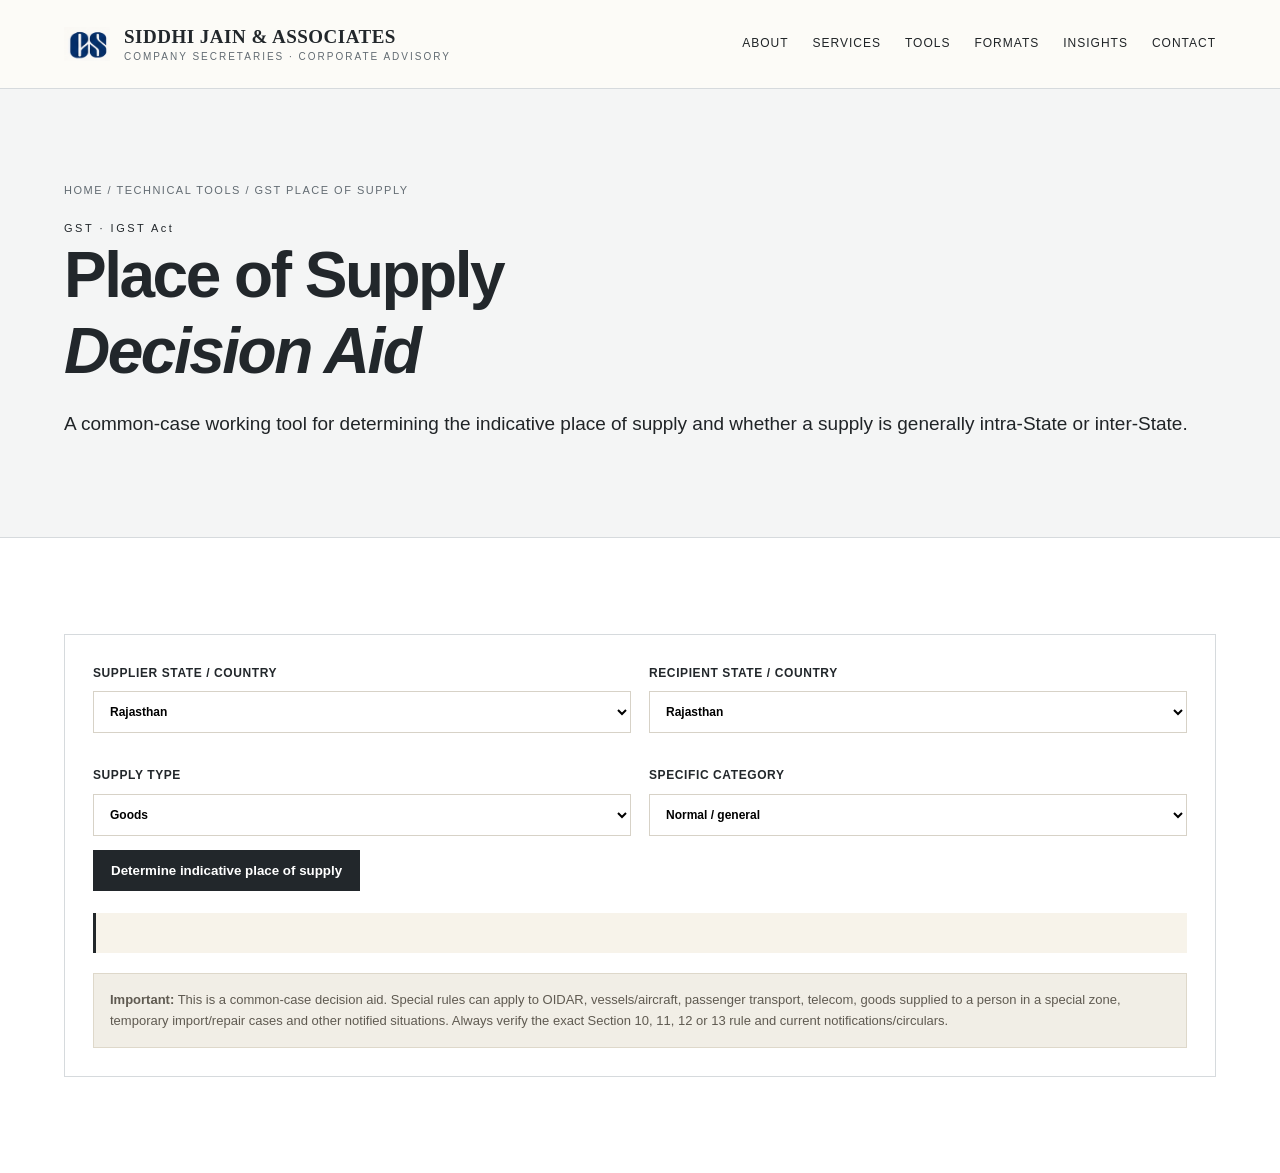
<file: gst-place-of-supply.html>
<!doctype html><html lang="en"><head><meta charset="utf-8"><meta name="viewport" content="width=device-width,initial-scale=1"><title>GST Place of Supply Calculator | Sections 10, 12 & 13 | Siddhi Jain & Associates</title><meta name="description" content="GST place of supply decision aid for common goods and services under Sections 10, 12 and 13 of the IGST Act."><link rel="canonical" href="https://www.cssiddhijain.com/gst-place-of-supply.html"><link rel="stylesheet" href="assets/style.css"><link rel="icon" href="assets/cs-logo-only.png"><style>.calc{border:1px solid var(--line);background:#fff;padding:28px}.grid{display:grid;grid-template-columns:repeat(2,minmax(0,1fr));gap:18px}.calc label{display:block;font-size:12px;font-weight:700;text-transform:uppercase;letter-spacing:.05em;color:var(--navy);margin-bottom:14px}.calc input,.calc select{width:100%;margin-top:7px;padding:12px;border:1px solid #d7d2c7;background:#fff;font:inherit}.calc button{border:0;background:var(--navy);color:#fff;padding:13px 18px;font-weight:700;cursor:pointer}.result{margin-top:22px;padding:20px;background:#f7f3ea;border-left:3px solid var(--gold);line-height:1.65}.notice{margin-top:20px;padding:16px;background:#f1eee6;border:1px solid #ded8ca;color:#5f5a51;line-height:1.6;font-size:13px}@media(max-width:800px){.grid{grid-template-columns:1fr}}</style></head><body><header><div class="container nav"><a class="logo" href="index.html"><span class="mark"><img class="cs-logo" src="assets/cs-logo-only.png" alt="ICSI logo"></span><span class="logo-text">SIDDHI JAIN & ASSOCIATES<small>Company Secretaries · Corporate Advisory</small></span></a><nav class="navlinks"><a href="about.html">About</a><a href="services.html">Services</a><a href="tools.html">Tools</a><a href="downloads.html">Formats</a><a href="insights.html">Insights</a><a href="contact.html">Contact</a></nav><button class="menu" data-menu>☰</button></div></header><section class="page-hero"><div class="container"><div class="breadcrumb">Home / Technical Tools / GST Place of Supply</div><div class="eyebrow">GST · IGST Act</div><h1>Place of Supply<br><em>Decision Aid</em></h1><p class="lead">A common-case working tool for determining the indicative place of supply and whether a supply is generally intra-State or inter-State.</p></div></section><section class="section"><div class="container"><div class="calc"><div class="grid"><label>Supplier State / Country<select id="posSupplier"><option value="Rajasthan">Rajasthan</option><option value="Maharashtra">Maharashtra</option><option value="Gujarat">Gujarat</option><option value="Delhi">Delhi</option><option value="Karnataka">Karnataka</option><option value="foreign">Outside India</option></select></label><label>Recipient State / Country<select id="posRecipient"><option value="Rajasthan">Rajasthan</option><option value="Maharashtra">Maharashtra</option><option value="Gujarat">Gujarat</option><option value="Delhi">Delhi</option><option value="Karnataka">Karnataka</option><option value="foreign">Outside India</option></select></label><label>Supply type<select id="posType"><option value="goods">Goods</option><option value="services">Services</option></select></label><label>Specific category<select id="posCategory"><option value="normal">Normal / general</option><option value="billship">Bill-to / ship-to</option><option value="install">Installation / assembly</option><option value="conveyance">Goods supplied on board a conveyance</option><option value="immovable">Services related to immovable property</option><option value="event">Admission / event</option><option value="transport">Transportation of goods</option><option value="banking">Banking / financial services</option><option value="insurance">Insurance</option><option value="intermediary">Intermediary service</option></select></label></div><button onclick="calcPOS()">Determine indicative place of supply</button><div class="result" id="posResult"></div><div class="notice"><strong>Important:</strong> This is a common-case decision aid. Special rules can apply to OIDAR, vessels/aircraft, passenger transport, telecom, goods supplied to a person in a special zone, temporary import/repair cases and other notified situations. Always verify the exact Section 10, 11, 12 or 13 rule and current notifications/circulars.</div></div></div></section><script src="assets/script.js"></script><script src="assets/technical-tools.js"></script></body></html>
</file>
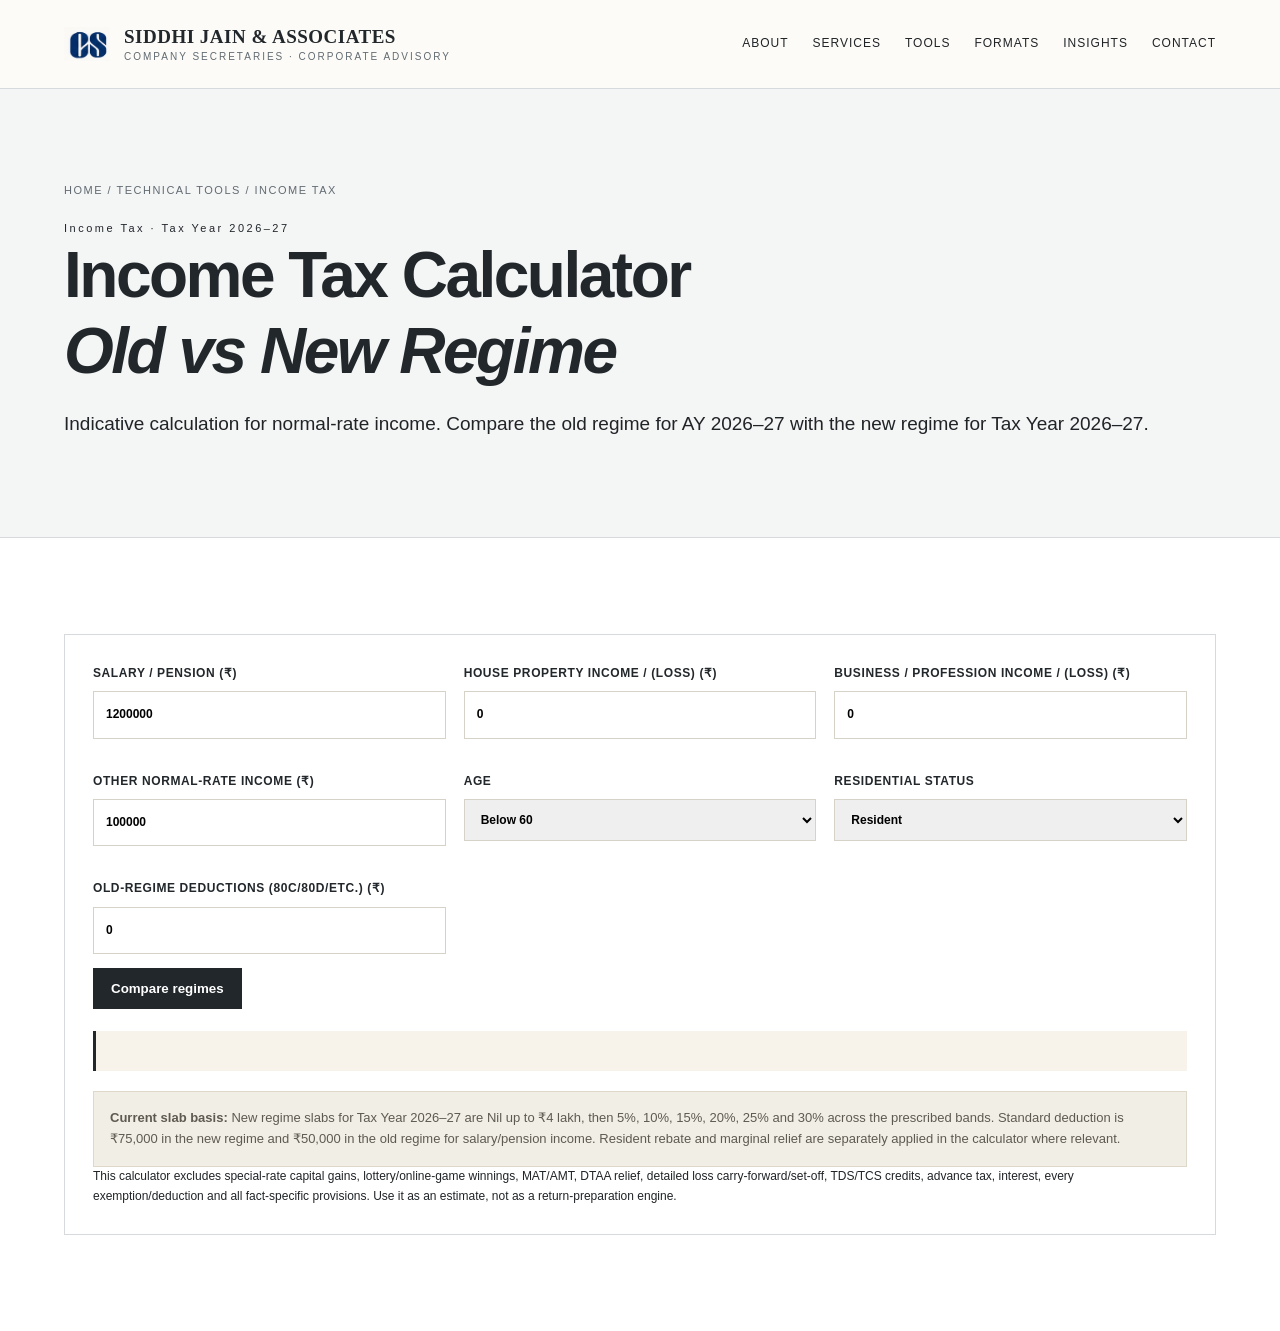
<file: income-tax-calculator.html>
<!doctype html><html lang="en"><head><meta charset="utf-8"><meta name="viewport" content="width=device-width,initial-scale=1"><title>Income Tax Calculator 2026–27 | Old vs New Regime | Siddhi Jain & Associates</title><meta name="description" content="Indicative income tax calculator comparing old and new tax regimes for Tax Year 2026–27 / AY 2026–27, including standard deduction, deductions, rebate, surcharge and cess."><link rel="canonical" href="https://www.cssiddhijain.com/income-tax-calculator.html"><link rel="stylesheet" href="assets/style.css"><link rel="icon" href="assets/cs-logo-only.png"><style>.calc{border:1px solid var(--line);background:#fff;padding:28px}.grid{display:grid;grid-template-columns:repeat(3,minmax(0,1fr));gap:18px}.calc label{display:block;font-size:12px;font-weight:700;text-transform:uppercase;letter-spacing:.05em;color:var(--navy);margin-bottom:14px}.calc input,.calc select{width:100%;margin-top:7px;padding:12px;border:1px solid #d7d2c7;font:inherit}.calc button{border:0;background:var(--navy);color:#fff;padding:13px 18px;font-weight:700;cursor:pointer}.result{margin-top:22px;padding:20px;background:#f7f3ea;border-left:3px solid var(--gold)}.metrics{display:grid;grid-template-columns:repeat(3,1fr);gap:12px}.metric{padding:14px;background:#fff;border:1px solid #ddd7ca}.metric small{display:block;color:#777;text-transform:uppercase;font-size:10px}.metric b{display:block;color:var(--navy);font-size:18px;margin-top:4px}.notice{margin-top:20px;padding:16px;background:#f1eee6;border:1px solid #ded8ca;color:#5f5a51;line-height:1.6;font-size:13px}@media(max-width:800px){.grid,.metrics{grid-template-columns:1fr}}</style></head><body><header><div class="container nav"><a class="logo" href="index.html"><span class="mark"><img class="cs-logo" src="assets/cs-logo-only.png" alt="ICSI logo"></span><span class="logo-text">SIDDHI JAIN & ASSOCIATES<small>Company Secretaries · Corporate Advisory</small></span></a><nav class="navlinks"><a href="about.html">About</a><a href="services.html">Services</a><a href="tools.html">Tools</a><a href="downloads.html">Formats</a><a href="insights.html">Insights</a><a href="contact.html">Contact</a></nav><button class="menu" data-menu>☰</button></div></header><section class="page-hero"><div class="container"><div class="breadcrumb">Home / Technical Tools / Income Tax</div><div class="eyebrow">Income Tax · Tax Year 2026–27</div><h1>Income Tax Calculator<br><em>Old vs New Regime</em></h1><p class="lead">Indicative calculation for normal-rate income. Compare the old regime for AY 2026–27 with the new regime for Tax Year 2026–27.</p></div></section><section class="section"><div class="container"><div class="calc"><div class="grid"><label>Salary / pension (₹)<input id="itSalary" type="number" min="0" value="1200000"></label><label>House property income / (loss) (₹)<input id="itHouse" type="number" value="0"></label><label>Business / profession income / (loss) (₹)<input id="itBusiness" type="number" value="0"></label><label>Other normal-rate income (₹)<input id="itOther" type="number" min="0" value="100000"></label><label>Age<select id="itAge"><option value="under60">Below 60</option><option value="60">60 to below 80</option><option value="80">80 or above</option></select></label><label>Residential status<select id="itResident"><option value="resident">Resident</option><option value="nonresident">Non-resident</option></select></label><label>Old-regime deductions (80C/80D/etc.) (₹)<input id="itDeduction" type="number" min="0" value="0"></label></div><button onclick="calcIncomeTax()">Compare regimes</button><div class="result" id="itResult"></div><div class="notice"><strong>Current slab basis:</strong> New regime slabs for Tax Year 2026–27 are Nil up to ₹4 lakh, then 5%, 10%, 15%, 20%, 25% and 30% across the prescribed bands. Standard deduction is ₹75,000 in the new regime and ₹50,000 in the old regime for salary/pension income. Resident rebate and marginal relief are separately applied in the calculator where relevant.</div><div class="legal">This calculator excludes special-rate capital gains, lottery/online-game winnings, MAT/AMT, DTAA relief, detailed loss carry-forward/set-off, TDS/TCS credits, advance tax, interest, every exemption/deduction and all fact-specific provisions. Use it as an estimate, not as a return-preparation engine.</div></div></div></section><script src="assets/script.js"></script><script src="assets/technical-tools.js"></script></body></html>
</file>
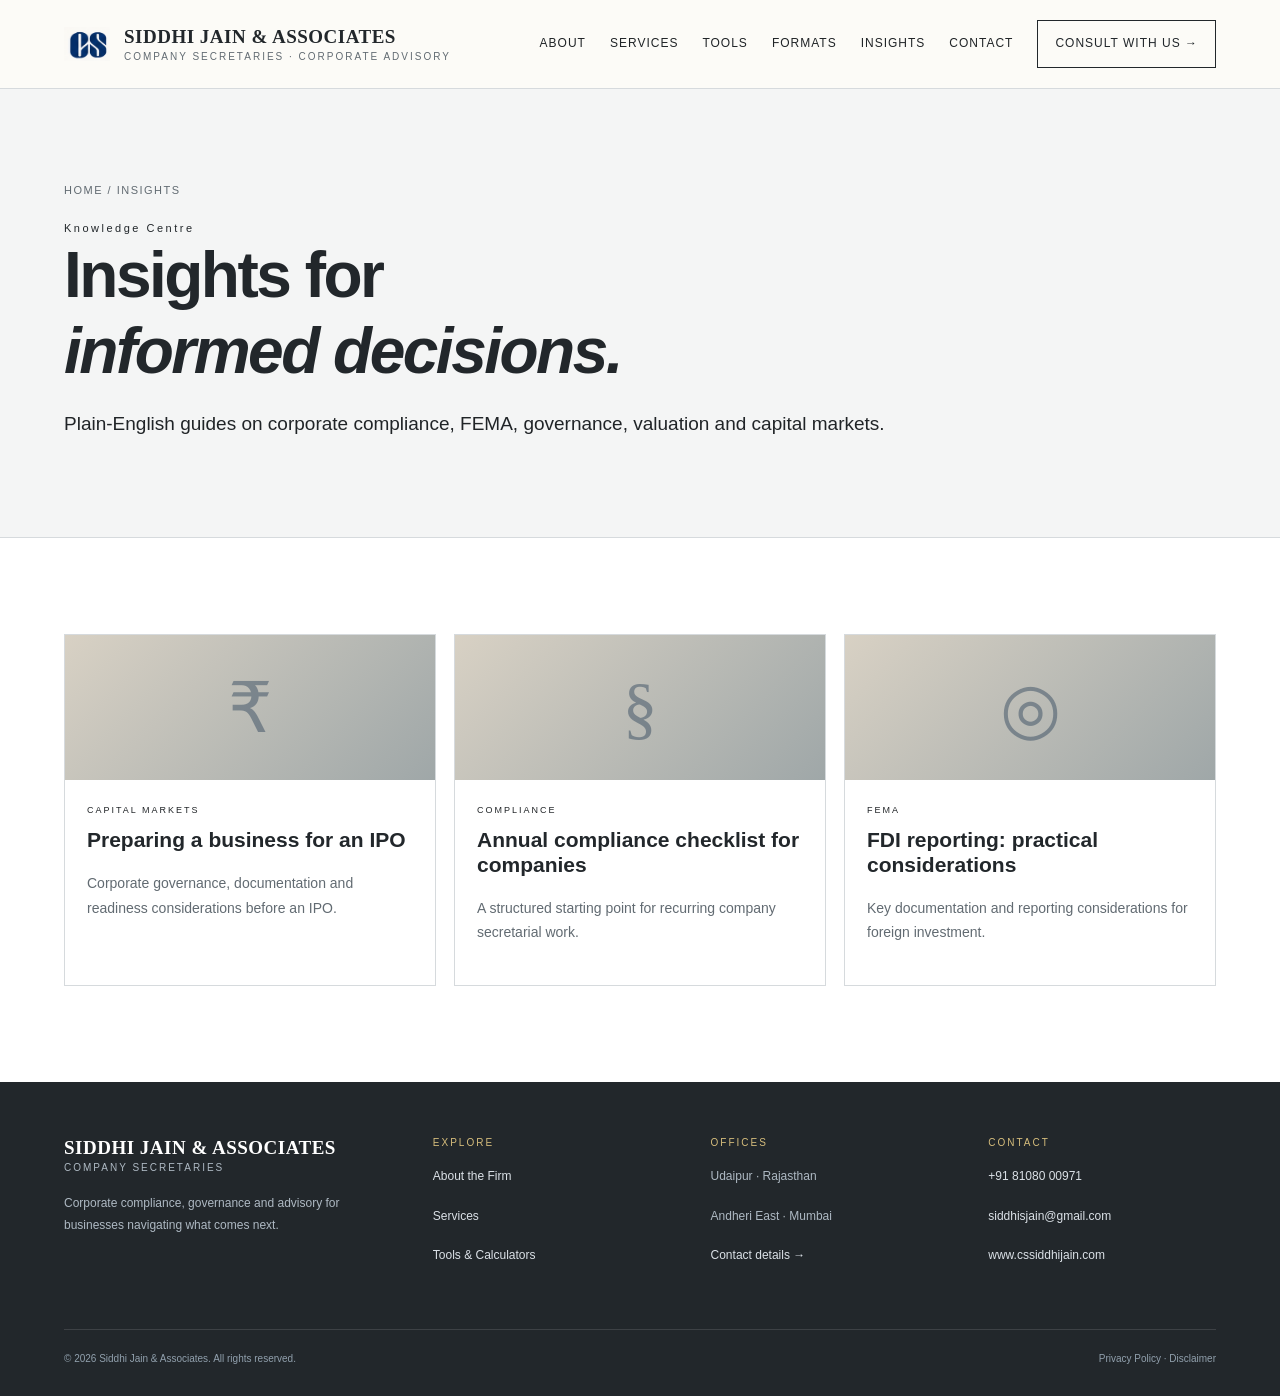
<file: insights.html>
<!doctype html>
<html lang="en"><head><meta charset="utf-8"><meta name="viewport" content="width=device-width,initial-scale=1">
<title>Corporate Compliance & FEMA Insights | Siddhi Jain & Associates</title><meta name="description" content="Read practical insights on corporate compliance, governance, FEMA, valuation, transactions, IPO readiness and capital markets.">
<link rel="canonical" href="https://www.cssiddhijain.com/insights.html">
<meta property="og:type" content="website">
<meta property="og:title" content="Corporate Compliance & FEMA Insights | Siddhi Jain & Associates">
<meta property="og:description" content="Practical insights on company law, corporate compliance, FEMA, governance, valuation, transactions and capital markets.">
<meta property="og:url" content="https://www.cssiddhijain.com/insights.html">
<meta property="og:site_name" content="Siddhi Jain &amp; Associates">
<meta property="og:image" content="https://www.cssiddhijain.com/assets/og-image.jpg">
<meta property="og:image:alt" content="Siddhi Jain &amp; Associates — Company Secretaries &amp; Corporate Advisory">
<meta name="twitter:card" content="summary_large_image">
<meta name="twitter:title" content="Corporate Compliance & FEMA Insights | Siddhi Jain & Associates">
<meta name="twitter:description" content="Practical insights on company law, corporate compliance, FEMA, governance, valuation, transactions and capital markets.">
<meta name="twitter:image" content="https://www.cssiddhijain.com/assets/og-image.jpg">
<link rel="stylesheet" href="assets/style.css"><link rel="icon" type="image/png" href="assets/cs-logo-only.png"><script type="application/ld+json">{
  "@context":"https://schema.org",
  "@graph":[
    {
      "@type":"Organization",
      "@id":"https://www.cssiddhijain.com/#organization",
      "name":"Siddhi Jain & Associates",
      "description":"Company Secretaries and corporate advisory practice providing corporate compliance, governance, FEMA, valuation and transaction advisory services.",
      "url":"https://www.cssiddhijain.com/",
      "logo":"https://www.cssiddhijain.com/assets/cs-official-logo.png",
      "telephone":"+91 81080 00971",
      "email":"siddhisjain@gmail.com",
      "address":{
        "@type":"PostalAddress",
        "streetAddress":"22/E, Aashirvad Nagar, University Road",
        "addressLocality":"Udaipur",
        "addressRegion":"Rajasthan",
        "postalCode":"313001",
        "addressCountry":"IN"
      },
      "areaServed":["Rajasthan","Maharashtra","India"]
    },
    {
      "@type":"WebSite",
      "@id":"https://www.cssiddhijain.com/#website",
      "url":"https://www.cssiddhijain.com/",
      "name":"Siddhi Jain & Associates",
      "publisher":{"@id":"https://www.cssiddhijain.com/#organization"}
    }
  ]
}</script>
</head><body>
<header><div class="container nav">
<a class="logo" href="index.html"><span class="mark"><img class="cs-logo" src="assets/cs-logo-only.png" alt="Institute of Company Secretaries of India logo"></span><span class="logo-text">SIDDHI JAIN & ASSOCIATES<small>Company Secretaries · Corporate Advisory</small></span></a>
<nav class="navlinks"><a href="about.html">About</a><a href="services.html">Services</a><a href="tools.html">Tools</a><a href="downloads.html">Formats</a><a href="insights.html">Insights</a><a href="contact.html">Contact</a><a class="nav-cta" href="contact.html">Consult with us →</a></nav>
<button class="menu" data-menu aria-label="Menu">☰</button></div></header>

<section class="page-hero"><div class="container"><div class="breadcrumb">Home / Insights</div><div class="eyebrow">Knowledge Centre</div><h1>Insights for<br><em>informed decisions.</em></h1><p class="lead">Plain-English guides on corporate compliance, FEMA, governance, valuation and capital markets.</p></div></section>
<section class="section"><div class="container"><div class="insights">
<article class="article"><div class="article-img">₹</div><div class="article-body"><div class="article-tag">Capital Markets</div><h3>Preparing a business for an IPO</h3><p>Corporate governance, documentation and readiness considerations before an IPO.</p></div></article>
<article class="article"><div class="article-img">§</div><div class="article-body"><div class="article-tag">Compliance</div><h3>Annual compliance checklist for companies</h3><p>A structured starting point for recurring company secretarial work.</p></div></article>
<article class="article"><div class="article-img">◎</div><div class="article-body"><div class="article-tag">FEMA</div><h3>FDI reporting: practical considerations</h3><p>Key documentation and reporting considerations for foreign investment.</p></div></article>
</div></div></section>

<footer><div class="container">
<div class="footer-grid">
<div><div class="logo-text" style="color:#fff">SIDDHI JAIN & ASSOCIATES<small style="color:#aeb9c3">Company Secretaries</small></div><p style="margin-top:20px">Corporate compliance, governance and advisory for businesses navigating what comes next.</p></div>
<div><h4>Explore</h4><p><a href="about.html">About the Firm</a></p><p><a href="services.html">Services</a></p><p><a href="tools.html">Tools & Calculators</a></p></div>
<div><h4>Offices</h4><p>Udaipur · Rajasthan</p><p>Andheri East · Mumbai</p><p><a href="contact.html">Contact details →</a></p></div>
<div><h4>Contact</h4><p><a href="tel:+918108000971">+91 81080 00971</a></p><p><a href="mailto:siddhisjain@gmail.com">siddhisjain@gmail.com</a></p><p><a href="https://www.cssiddhijain.com/" target="_blank">www.cssiddhijain.com</a></p></div>
</div>
<div class="copyright"><span>© 2026 Siddhi Jain & Associates. All rights reserved.</span><span>Privacy Policy · Disclaimer</span></div>
</div></footer><script src="assets/script.js"></script></body></html>
</file>
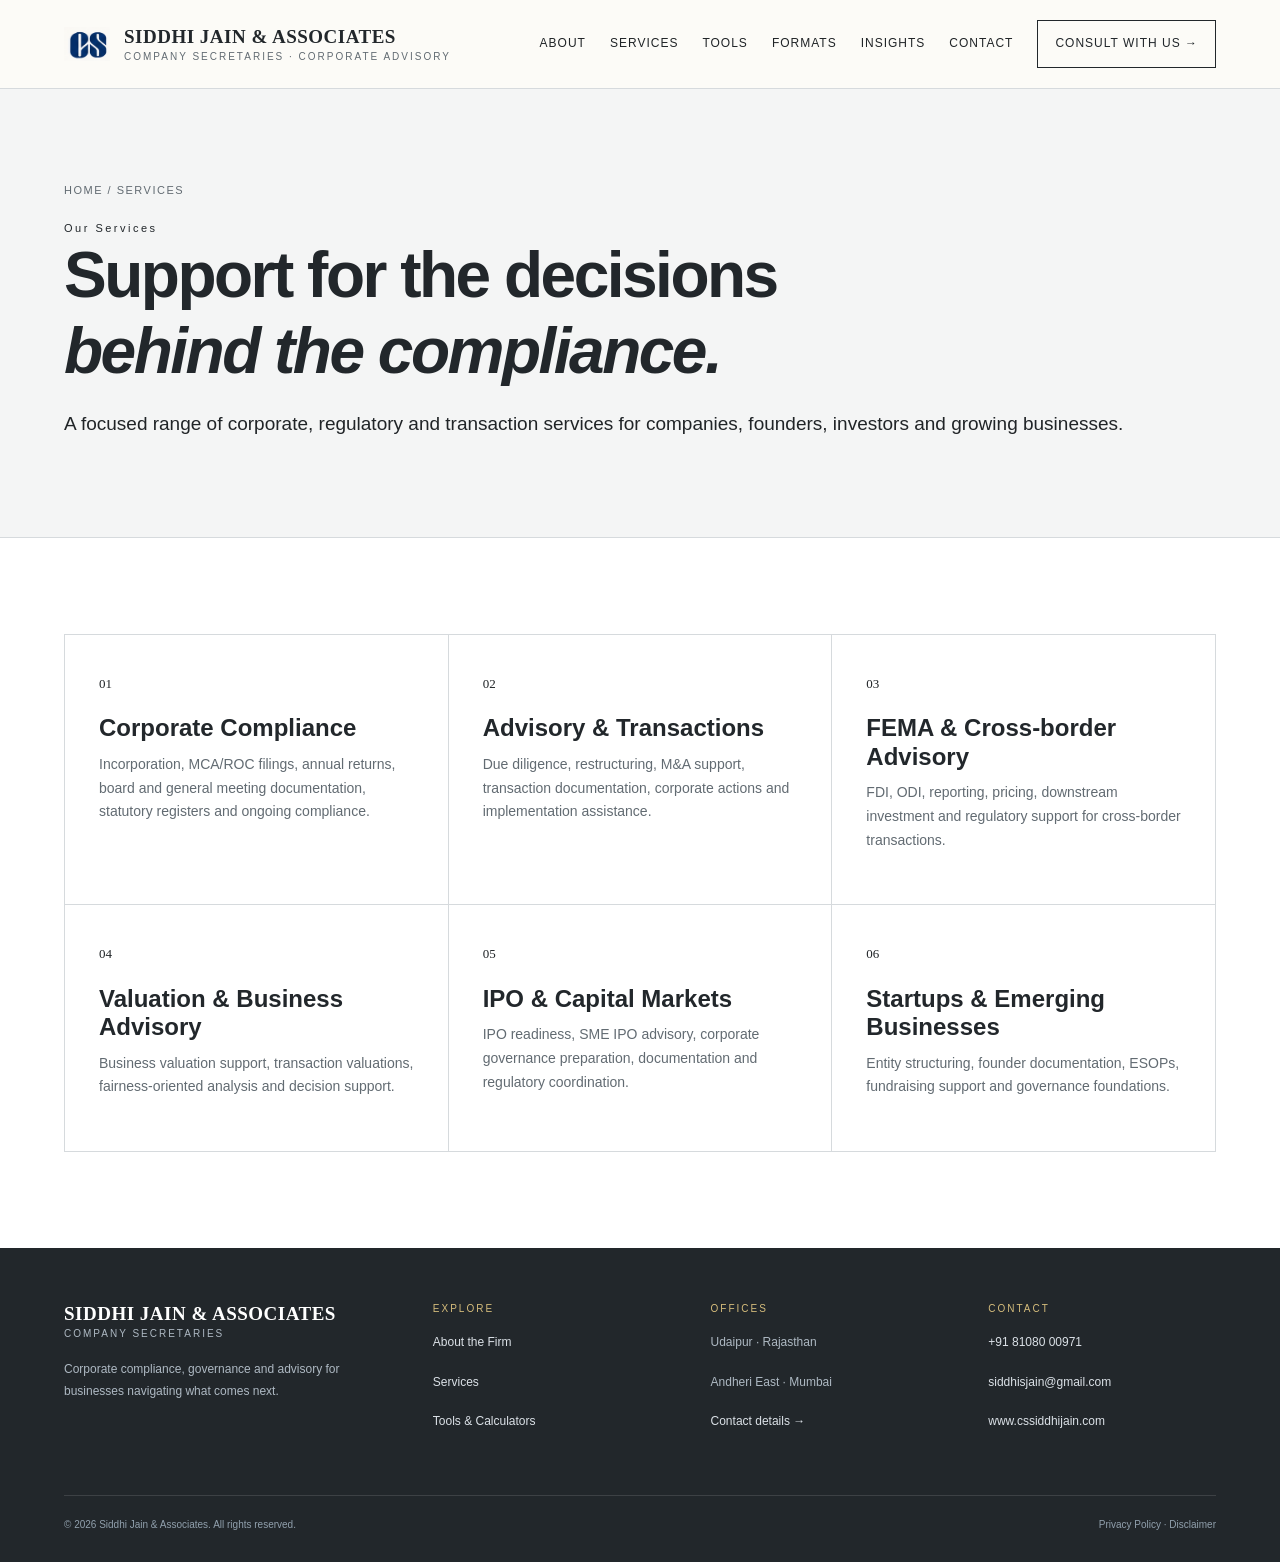
<file: services.html>
<!doctype html>
<html lang="en"><head><meta charset="utf-8"><meta name="viewport" content="width=device-width,initial-scale=1">
<title>Corporate & Secretarial Services | Siddhi Jain & Associates</title><meta name="description" content="Explore corporate compliance, governance, FEMA, valuation, transaction advisory, IPO readiness and startup support from Siddhi Jain & Associates.">
<link rel="canonical" href="https://www.cssiddhijain.com/services.html">
<meta property="og:type" content="website">
<meta property="og:title" content="Company Secretarial & Corporate Advisory Services | Siddhi Jain">
<meta property="og:description" content="Corporate compliance, company secretarial, governance, FEMA, valuation, transaction advisory and IPO readiness services for businesses across India.">
<meta property="og:url" content="https://www.cssiddhijain.com/services.html">
<meta property="og:site_name" content="Siddhi Jain &amp; Associates">
<meta property="og:image" content="https://www.cssiddhijain.com/assets/og-image.jpg">
<meta property="og:image:alt" content="Siddhi Jain &amp; Associates — Company Secretaries &amp; Corporate Advisory">
<meta name="twitter:card" content="summary_large_image">
<meta name="twitter:title" content="Company Secretarial & Corporate Advisory Services | Siddhi Jain">
<meta name="twitter:description" content="Corporate compliance, company secretarial, governance, FEMA, valuation, transaction advisory and IPO readiness services for businesses across India.">
<meta name="twitter:image" content="https://www.cssiddhijain.com/assets/og-image.jpg">
<link rel="stylesheet" href="assets/style.css"><link rel="icon" type="image/png" href="assets/cs-logo-only.png"><script type="application/ld+json">{
  "@context":"https://schema.org",
  "@graph":[
    {
      "@type":"Organization",
      "@id":"https://www.cssiddhijain.com/#organization",
      "name":"Siddhi Jain & Associates",
      "description":"Company Secretaries and corporate advisory practice providing corporate compliance, governance, FEMA, valuation and transaction advisory services.",
      "url":"https://www.cssiddhijain.com/",
      "logo":"https://www.cssiddhijain.com/assets/cs-official-logo.png",
      "telephone":"+91 81080 00971",
      "email":"siddhisjain@gmail.com",
      "address":{
        "@type":"PostalAddress",
        "streetAddress":"22/E, Aashirvad Nagar, University Road",
        "addressLocality":"Udaipur",
        "addressRegion":"Rajasthan",
        "postalCode":"313001",
        "addressCountry":"IN"
      },
      "areaServed":["Rajasthan","Maharashtra","India"]
    },
    {
      "@type":"WebSite",
      "@id":"https://www.cssiddhijain.com/#website",
      "url":"https://www.cssiddhijain.com/",
      "name":"Siddhi Jain & Associates",
      "publisher":{"@id":"https://www.cssiddhijain.com/#organization"}
    }
  ]
}</script>
</head><body>
<header><div class="container nav">
<a class="logo" href="index.html"><span class="mark"><img class="cs-logo" src="assets/cs-logo-only.png" alt="Institute of Company Secretaries of India logo"></span><span class="logo-text">SIDDHI JAIN & ASSOCIATES<small>Company Secretaries · Corporate Advisory</small></span></a>
<nav class="navlinks"><a href="about.html">About</a><a href="services.html">Services</a><a href="tools.html">Tools</a><a href="downloads.html">Formats</a><a href="insights.html">Insights</a><a href="contact.html">Contact</a><a class="nav-cta" href="contact.html">Consult with us →</a></nav>
<button class="menu" data-menu aria-label="Menu">☰</button></div></header>

<section class="page-hero"><div class="container"><div class="breadcrumb">Home / Services</div><div class="eyebrow">Our Services</div><h1>Support for the decisions<br><em>behind the compliance.</em></h1><p class="lead">A focused range of corporate, regulatory and transaction services for companies, founders, investors and growing businesses.</p></div></section>
<section class="section"><div class="container">
<div class="grid6">
<div class="card" id="compliance"><span class="num">01</span><h3>Corporate Compliance</h3><p>Incorporation, MCA/ROC filings, annual returns, board and general meeting documentation, statutory registers and ongoing compliance.</p></div>
<div class="card" id="transactions"><span class="num">02</span><h3>Advisory & Transactions</h3><p>Due diligence, restructuring, M&A support, transaction documentation, corporate actions and implementation assistance.</p></div>
<div class="card" id="fema"><span class="num">03</span><h3>FEMA & Cross-border Advisory</h3><p>FDI, ODI, reporting, pricing, downstream investment and regulatory support for cross-border transactions.</p></div>
<div class="card" id="valuation"><span class="num">04</span><h3>Valuation & Business Advisory</h3><p>Business valuation support, transaction valuations, fairness-oriented analysis and decision support.</p></div>
<div class="card" id="ipo"><span class="num">05</span><h3>IPO & Capital Markets</h3><p>IPO readiness, SME IPO advisory, corporate governance preparation, documentation and regulatory coordination.</p></div>
<div class="card" id="startups"><span class="num">06</span><h3>Startups & Emerging Businesses</h3><p>Entity structuring, founder documentation, ESOPs, fundraising support and governance foundations.</p></div>
</div></div></section>

<footer><div class="container">
<div class="footer-grid">
<div><div class="logo-text" style="color:#fff">SIDDHI JAIN & ASSOCIATES<small style="color:#aeb9c3">Company Secretaries</small></div><p style="margin-top:20px">Corporate compliance, governance and advisory for businesses navigating what comes next.</p></div>
<div><h4>Explore</h4><p><a href="about.html">About the Firm</a></p><p><a href="services.html">Services</a></p><p><a href="tools.html">Tools & Calculators</a></p></div>
<div><h4>Offices</h4><p>Udaipur · Rajasthan</p><p>Andheri East · Mumbai</p><p><a href="contact.html">Contact details →</a></p></div>
<div><h4>Contact</h4><p><a href="tel:+918108000971">+91 81080 00971</a></p><p><a href="mailto:siddhisjain@gmail.com">siddhisjain@gmail.com</a></p><p><a href="https://www.cssiddhijain.com/" target="_blank">www.cssiddhijain.com</a></p></div>
</div>
<div class="copyright"><span>© 2026 Siddhi Jain & Associates. All rights reserved.</span><span>Privacy Policy · Disclaimer</span></div>
</div></footer><script src="assets/script.js"></script></body></html>
</file>
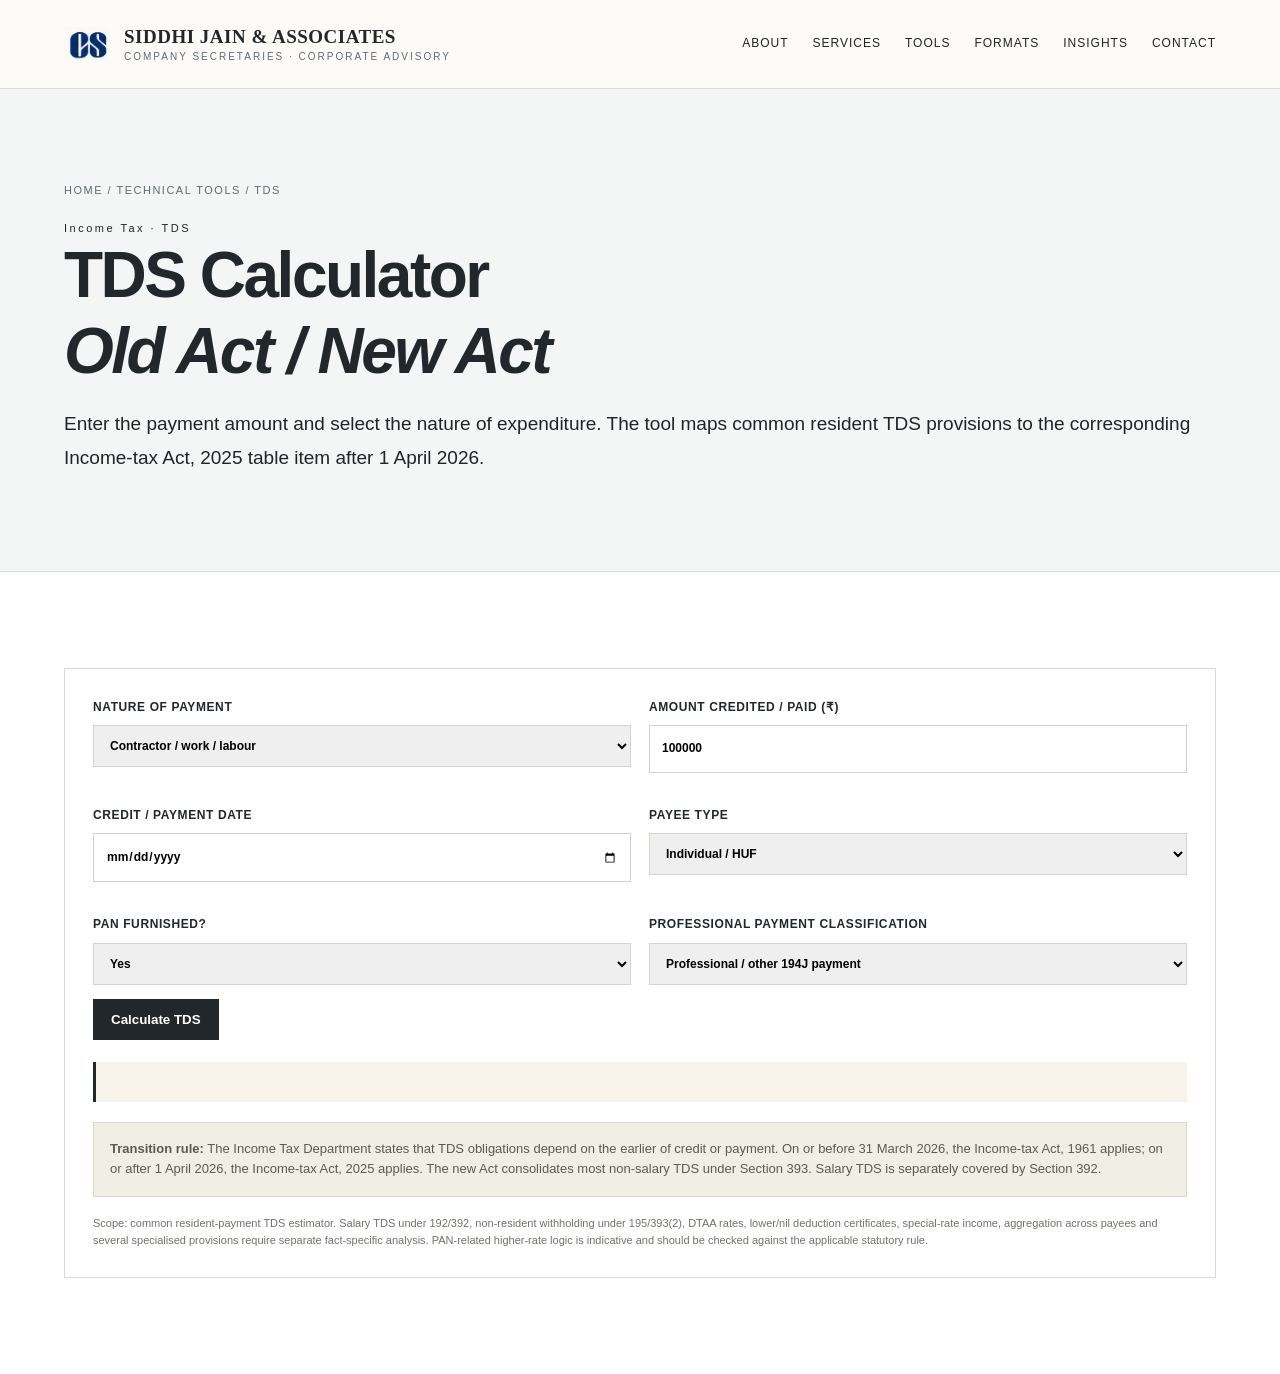
<file: tds-calculator.html>
<!doctype html><html lang="en"><head><meta charset="utf-8"><meta name="viewport" content="width=device-width,initial-scale=1"><title>TDS Calculator 2026 | Old & New Section Mapping | Siddhi Jain & Associates</title><meta name="description" content="TDS calculator for common resident payments. Select expenditure, payee, PAN and date to see threshold, rate, TDS amount and old/new Income-tax Act section mapping."><link rel="canonical" href="https://www.cssiddhijain.com/tds-calculator.html"><link rel="stylesheet" href="assets/style.css"><link rel="icon" href="assets/cs-logo-only.png"><style>.calc{border:1px solid var(--line);background:#fff;padding:28px}.grid{display:grid;grid-template-columns:repeat(2,minmax(0,1fr));gap:18px}.calc label{display:block;font-size:12px;font-weight:700;text-transform:uppercase;letter-spacing:.05em;color:var(--navy);margin-bottom:14px}.calc input,.calc select{width:100%;margin-top:7px;padding:12px;border:1px solid #d7d2c7;font:inherit}.calc button{border:0;background:var(--navy);color:#fff;padding:13px 18px;font-weight:700;cursor:pointer}.result{margin-top:22px;padding:20px;background:#f7f3ea;border-left:3px solid var(--gold)}.metrics{display:grid;grid-template-columns:repeat(3,1fr);gap:12px;margin-top:12px}.metric{padding:14px;background:#fff;border:1px solid #ddd7ca}.metric small{display:block;color:#777;text-transform:uppercase;font-size:10px}.metric b{display:block;color:var(--navy);font-size:18px;margin-top:4px}.notice{margin-top:20px;padding:16px;background:#f1eee6;border:1px solid #ded8ca;color:#5f5a51;line-height:1.6;font-size:13px}.legal{font-size:11px;color:#74716b;line-height:1.55;margin-top:18px}@media(max-width:800px){.grid,.metrics{grid-template-columns:1fr}}</style></head><body><header><div class="container nav"><a class="logo" href="index.html"><span class="mark"><img class="cs-logo" src="assets/cs-logo-only.png" alt="ICSI logo"></span><span class="logo-text">SIDDHI JAIN & ASSOCIATES<small>Company Secretaries · Corporate Advisory</small></span></a><nav class="navlinks"><a href="about.html">About</a><a href="services.html">Services</a><a href="tools.html">Tools</a><a href="downloads.html">Formats</a><a href="insights.html">Insights</a><a href="contact.html">Contact</a></nav><button class="menu" data-menu>☰</button></div></header><section class="page-hero"><div class="container"><div class="breadcrumb">Home / Technical Tools / TDS</div><div class="eyebrow">Income Tax · TDS</div><h1>TDS Calculator<br><em>Old Act / New Act</em></h1><p class="lead">Enter the payment amount and select the nature of expenditure. The tool maps common resident TDS provisions to the corresponding Income-tax Act, 2025 table item after 1 April 2026.</p></div></section><section class="section"><div class="container"><div class="calc"><div class="grid"><label>Nature of payment<select id="tdsNature"><option value="194C">Contractor / work / labour</option><option value="194M">Individual/HUF special contractor/professional/commission payment</option><option value="194Jp">Professional fees</option><option value="194Jt">Technical fees / certain royalty</option><option value="194H">Commission / brokerage</option><option value="194D">Insurance commission</option><option value="194A">Interest other than securities</option><option value="194IB">Rent — individual/HUF specified payer</option><option value="194Imach">Rent — machinery / plant / equipment</option><option value="194Iland">Rent — land / building / furniture / fittings</option><option value="194IA">Purchase of immovable property</option><option value="194DA">Life insurance income component</option><option value="194K">Specified mutual-fund units</option><option value="194div">Dividend</option><option value="194Q">Purchase of goods</option><option value="194R">Benefit / perquisite</option><option value="194O">E-commerce</option><option value="194S">Virtual digital asset</option><option value="194T">Partner salary / remuneration / commission / bonus / interest</option><option value="194B">Lottery / game winnings</option><option value="194BB">Horse-race winnings</option><option value="194G">Lottery-ticket commission</option><option value="194N">Cash withdrawal</option></select></label><label>Amount credited / paid (₹)<input id="tdsAmount" type="number" min="0" value="100000"></label><label>Credit / payment date<input id="tdsDate" type="date"></label><label>Payee type<select id="tdsPayee"><option value="individual">Individual / HUF</option><option value="other">Company / firm / LLP / other</option></select></label><label>PAN furnished?<select id="tdsPan"><option value="yes">Yes</option><option value="no">No</option></select></label><label>Professional payment classification<select id="tdsProf"><option value="professional">Professional / other 194J payment</option><option value="technical">Technical fee / specified royalty</option></select></label></div><button onclick="calcTDS()">Calculate TDS</button><div class="result" id="tdsResult"></div><div class="notice"><strong>Transition rule:</strong> The Income Tax Department states that TDS obligations depend on the earlier of credit or payment. On or before 31 March 2026, the Income-tax Act, 1961 applies; on or after 1 April 2026, the Income-tax Act, 2025 applies. The new Act consolidates most non-salary TDS under Section 393. Salary TDS is separately covered by Section 392.</div><div class="legal">Scope: common resident-payment TDS estimator. Salary TDS under 192/392, non-resident withholding under 195/393(2), DTAA rates, lower/nil deduction certificates, special-rate income, aggregation across payees and several specialised provisions require separate fact-specific analysis. PAN-related higher-rate logic is indicative and should be checked against the applicable statutory rule.</div></div></div></section><script src="assets/script.js"></script><script src="assets/technical-tools.js"></script></body></html>
</file>
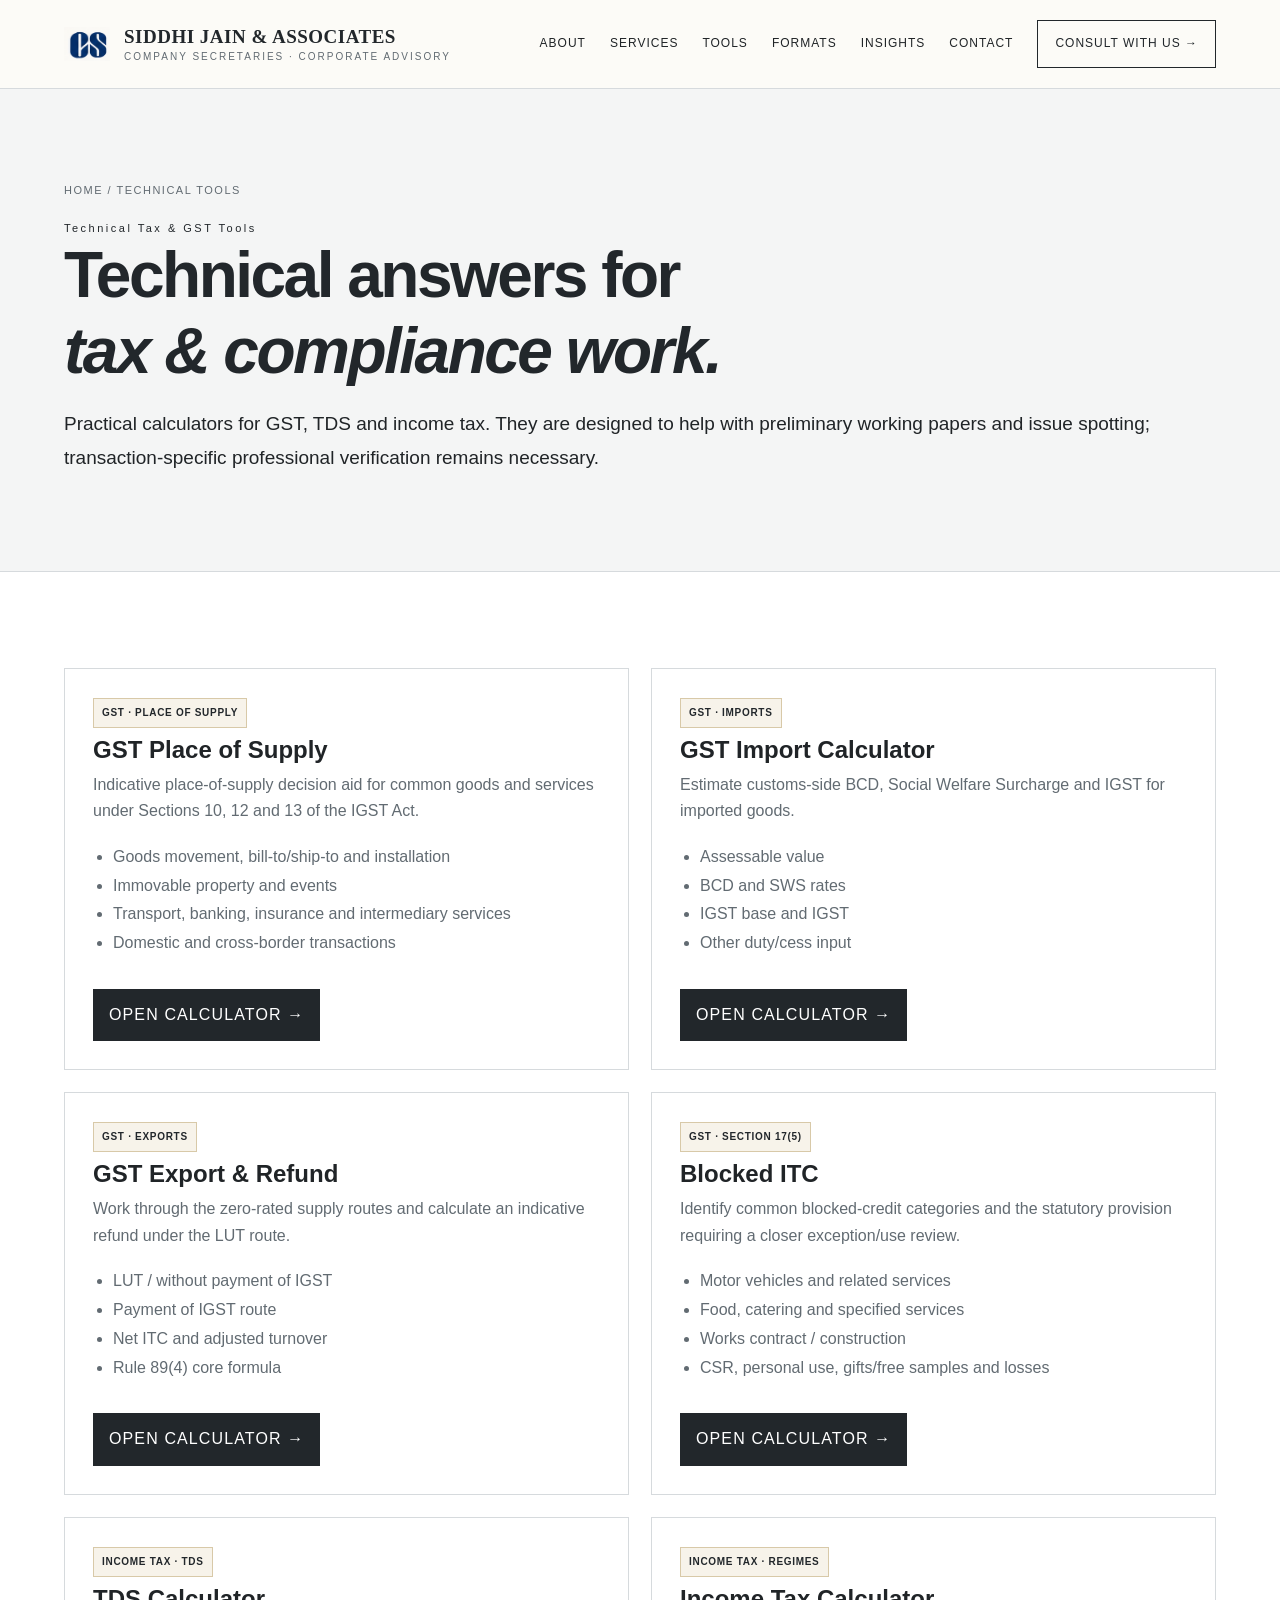
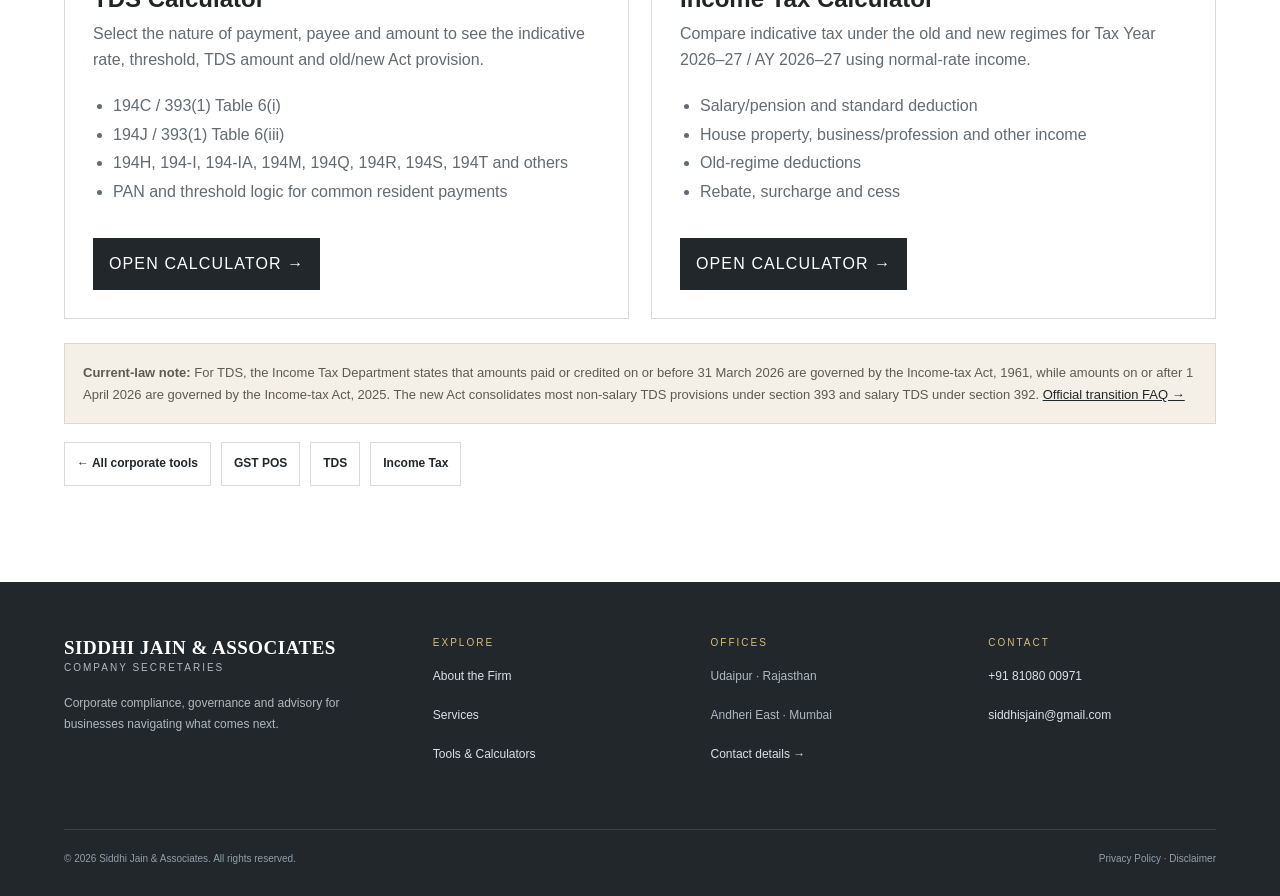
<file: technical-tools.html>
<!doctype html>
<html lang="en">
<head><meta charset="utf-8"><meta name="viewport" content="width=device-width,initial-scale=1">
<title>GST & Income Tax Technical Calculators | Siddhi Jain & Associates</title>
<meta name="description" content="Technical GST, TDS and income-tax calculators covering place of supply, imports, exports, blocked ITC, TDS sections and current income-tax regimes.">
<link rel="canonical" href="https://www.cssiddhijain.com/technical-tools.html">
<meta property="og:type" content="website"><meta property="og:title" content="GST, TDS & Income Tax Technical Calculators | Siddhi Jain & Associates"><meta property="og:description" content="Practical technical calculators for GST, TDS and income tax. Preliminary assessment tools only."><meta property="og:url" content="https://www.cssiddhijain.com/technical-tools.html"><meta property="og:site_name" content="Siddhi Jain & Associates"><meta property="og:image" content="https://www.cssiddhijain.com/assets/og-image.jpg">
<link rel="stylesheet" href="assets/style.css"><link rel="icon" type="image/png" href="assets/cs-logo-only.png">
<style>
.tech-grid{display:grid;grid-template-columns:repeat(2,minmax(0,1fr));gap:22px}.tech-card{border:1px solid var(--line);background:#fff;padding:28px}.tech-card h2{margin:8px 0}.tech-card h3{margin:0 0 8px}.tech-card p{color:var(--muted);line-height:1.65}.tech-card a{display:inline-block;margin-top:15px;background:var(--navy);color:#fff;padding:12px 16px;text-decoration:none;font:700 12px/1 var(--sans);letter-spacing:.07em;text-transform:uppercase}.tech-card ul{padding-left:20px;color:var(--muted);line-height:1.8}.badge{display:inline-block;border:1px solid #d8c9a8;background:#f7f3ea;color:var(--navy);padding:5px 8px;font-size:10px;font-weight:700;letter-spacing:.07em;text-transform:uppercase}.source-box{margin-top:24px;padding:18px;background:#f4f0e7;border:1px solid #ded8ca;color:#5f5a51;line-height:1.65;font-size:13px}.source-box a{background:none;color:var(--navy);padding:0;text-decoration:underline;font:inherit;letter-spacing:normal;text-transform:none}.mini-links{display:flex;flex-wrap:wrap;gap:10px;margin-top:18px}.mini-links a{border:1px solid var(--line);padding:10px 12px;text-decoration:none;color:var(--navy);background:#fff;font-size:12px;font-weight:700}.mini-links a:hover{border-color:var(--gold)}
@media(max-width:800px){.tech-grid{grid-template-columns:1fr}}
</style>
<script type="application/ld+json">{"@context":"https://schema.org","@type":"WebPage","name":"GST & Income Tax Technical Calculators","url":"https://www.cssiddhijain.com/technical-tools.html","description":"Technical GST, TDS and income-tax calculators from Siddhi Jain & Associates."}</script>
</head>
<body>
<header><div class="container nav"><a class="logo" href="index.html"><span class="mark"><img class="cs-logo" src="assets/cs-logo-only.png" alt="Institute of Company Secretaries of India logo"></span><span class="logo-text">SIDDHI JAIN & ASSOCIATES<small>Company Secretaries · Corporate Advisory</small></span></a><nav class="navlinks"><a href="about.html">About</a><a href="services.html">Services</a><a href="tools.html">Tools</a><a href="downloads.html">Formats</a><a href="insights.html">Insights</a><a href="contact.html">Contact</a><a class="nav-cta" href="contact.html">Consult with us →</a></nav><button class="menu" data-menu aria-label="Menu">☰</button></div></header>
<section class="page-hero"><div class="container"><div class="breadcrumb">Home / Technical Tools</div><div class="eyebrow">Technical Tax & GST Tools</div><h1>Technical answers for<br><em>tax & compliance work.</em></h1><p class="lead">Practical calculators for GST, TDS and income tax. They are designed to help with preliminary working papers and issue spotting; transaction-specific professional verification remains necessary.</p></div></section>
<section class="section"><div class="container"><div class="tech-grid">
<div class="tech-card"><span class="badge">GST · Place of Supply</span><h2>GST Place of Supply</h2><p>Indicative place-of-supply decision aid for common goods and services under Sections 10, 12 and 13 of the IGST Act.</p><ul><li>Goods movement, bill-to/ship-to and installation</li><li>Immovable property and events</li><li>Transport, banking, insurance and intermediary services</li><li>Domestic and cross-border transactions</li></ul><a href="gst-place-of-supply.html">Open calculator →</a></div>
<div class="tech-card"><span class="badge">GST · Imports</span><h2>GST Import Calculator</h2><p>Estimate customs-side BCD, Social Welfare Surcharge and IGST for imported goods.</p><ul><li>Assessable value</li><li>BCD and SWS rates</li><li>IGST base and IGST</li><li>Other duty/cess input</li></ul><a href="gst-import.html">Open calculator →</a></div>
<div class="tech-card"><span class="badge">GST · Exports</span><h2>GST Export & Refund</h2><p>Work through the zero-rated supply routes and calculate an indicative refund under the LUT route.</p><ul><li>LUT / without payment of IGST</li><li>Payment of IGST route</li><li>Net ITC and adjusted turnover</li><li>Rule 89(4) core formula</li></ul><a href="gst-export.html">Open calculator →</a></div>
<div class="tech-card"><span class="badge">GST · Section 17(5)</span><h2>Blocked ITC</h2><p>Identify common blocked-credit categories and the statutory provision requiring a closer exception/use review.</p><ul><li>Motor vehicles and related services</li><li>Food, catering and specified services</li><li>Works contract / construction</li><li>CSR, personal use, gifts/free samples and losses</li></ul><a href="gst-blocked-itc.html">Open calculator →</a></div>
<div class="tech-card"><span class="badge">Income Tax · TDS</span><h2>TDS Calculator</h2><p>Select the nature of payment, payee and amount to see the indicative rate, threshold, TDS amount and old/new Act provision.</p><ul><li>194C / 393(1) Table 6(i)</li><li>194J / 393(1) Table 6(iii)</li><li>194H, 194-I, 194-IA, 194M, 194Q, 194R, 194S, 194T and others</li><li>PAN and threshold logic for common resident payments</li></ul><a href="tds-calculator.html">Open calculator →</a></div>
<div class="tech-card"><span class="badge">Income Tax · Regimes</span><h2>Income Tax Calculator</h2><p>Compare indicative tax under the old and new regimes for Tax Year 2026–27 / AY 2026–27 using normal-rate income.</p><ul><li>Salary/pension and standard deduction</li><li>House property, business/profession and other income</li><li>Old-regime deductions</li><li>Rebate, surcharge and cess</li></ul><a href="income-tax-calculator.html">Open calculator →</a></div>
</div><div class="source-box"><strong>Current-law note:</strong> For TDS, the Income Tax Department states that amounts paid or credited on or before 31 March 2026 are governed by the Income-tax Act, 1961, while amounts on or after 1 April 2026 are governed by the Income-tax Act, 2025. The new Act consolidates most non-salary TDS provisions under section 393 and salary TDS under section 392. <a href="https://www.incometax.gov.in/iec/foportal/help/all-topics/e-filing-services/tax-payments" target="_blank" rel="noopener">Official transition FAQ →</a></div><div class="mini-links"><a href="tools.html">← All corporate tools</a><a href="gst-place-of-supply.html">GST POS</a><a href="tds-calculator.html">TDS</a><a href="income-tax-calculator.html">Income Tax</a></div></div></section>
<footer><div class="container"><div class="footer-grid"><div><div class="logo-text" style="color:#fff">SIDDHI JAIN & ASSOCIATES<small style="color:#aeb9c3">Company Secretaries</small></div><p style="margin-top:20px">Corporate compliance, governance and advisory for businesses navigating what comes next.</p></div><div><h4>Explore</h4><p><a href="about.html">About the Firm</a></p><p><a href="services.html">Services</a></p><p><a href="tools.html">Tools & Calculators</a></p></div><div><h4>Offices</h4><p>Udaipur · Rajasthan</p><p>Andheri East · Mumbai</p><p><a href="contact.html">Contact details →</a></p></div><div><h4>Contact</h4><p><a href="tel:+918108000971">+91 81080 00971</a></p><p><a href="mailto:siddhisjain@gmail.com">siddhisjain@gmail.com</a></p></div></div><div class="copyright"><span>© 2026 Siddhi Jain & Associates. All rights reserved.</span><span>Privacy Policy · Disclaimer</span></div></div></footer><script src="assets/script.js"></script></body></html>
</file>
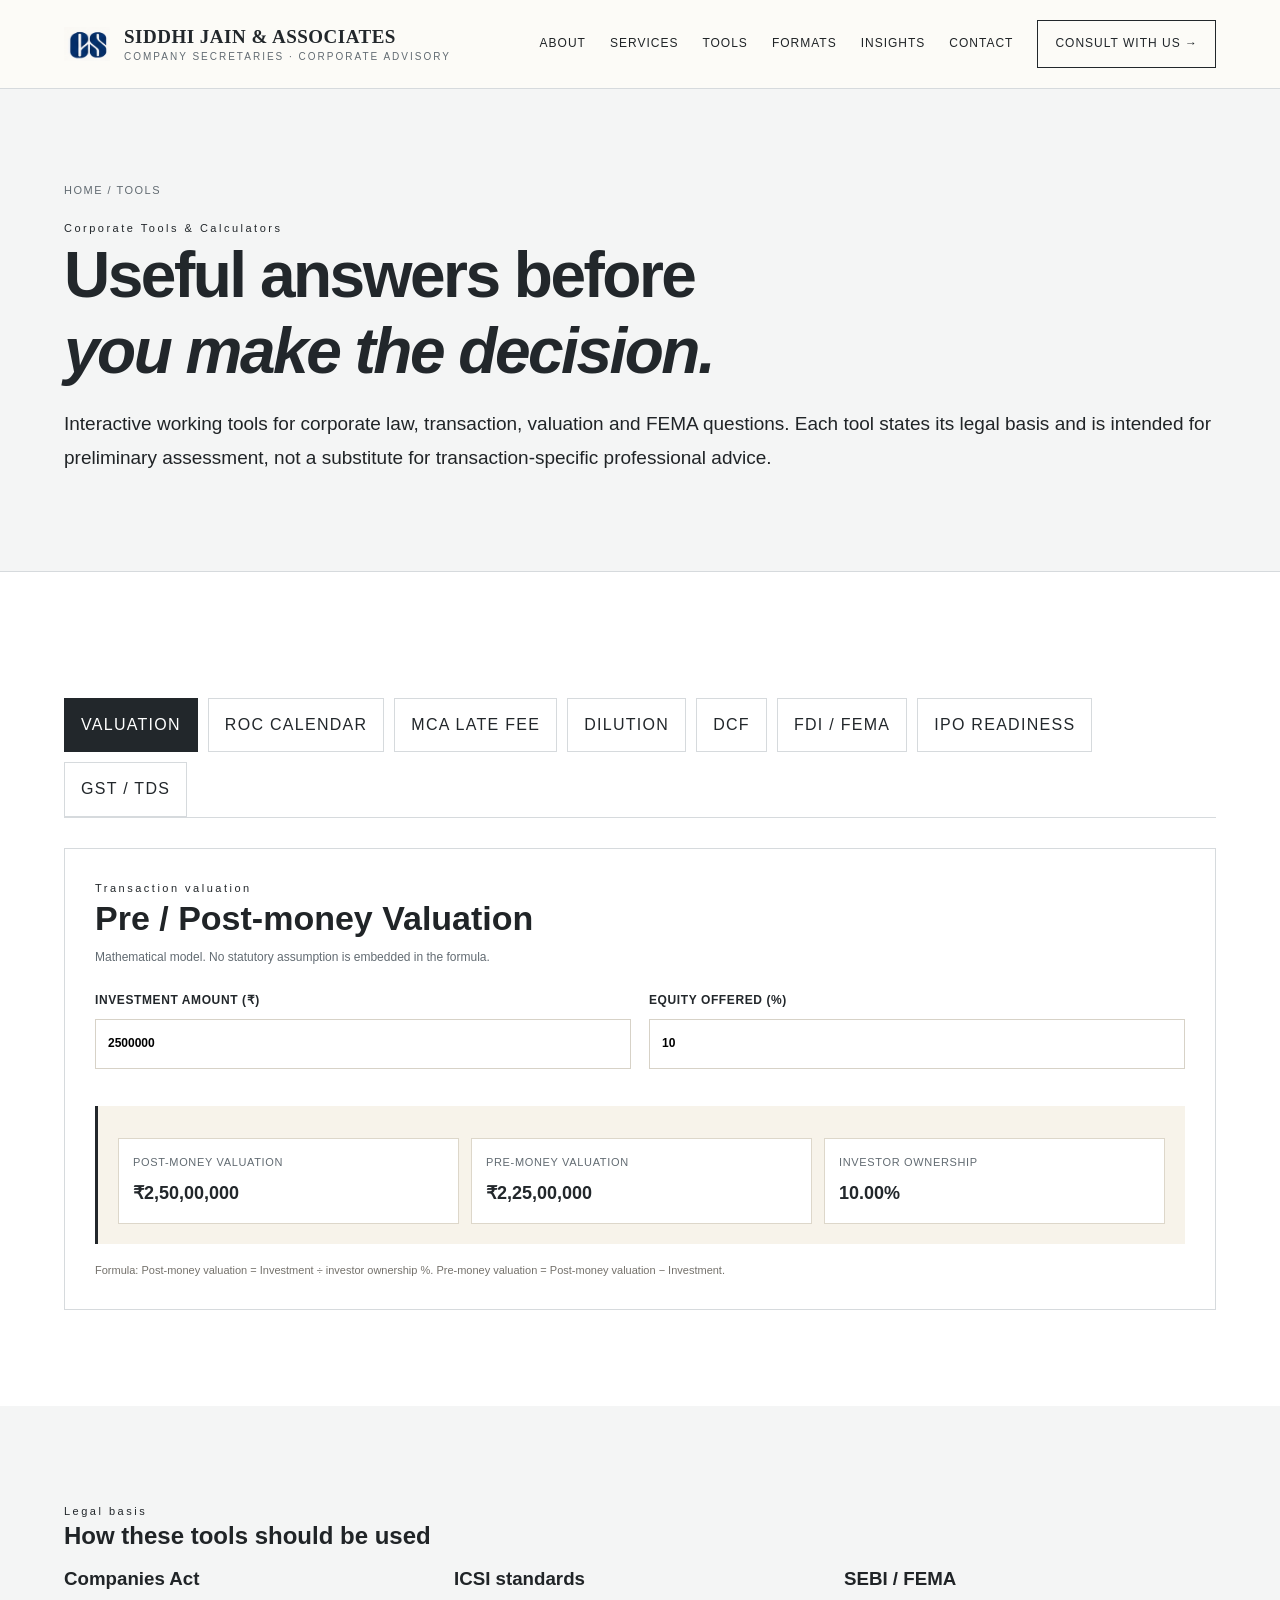
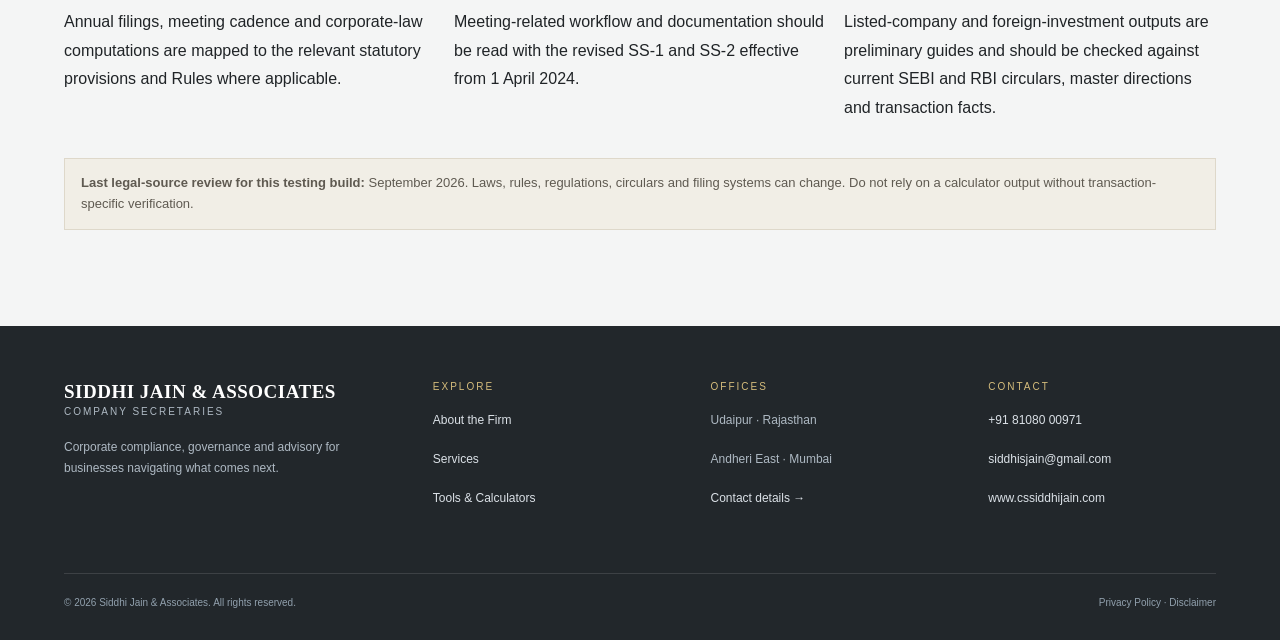
<file: tools.html>
<!doctype html>
<html lang="en">
<head><meta charset="utf-8"><meta name="viewport" content="width=device-width,initial-scale=1">
<title>Corporate Compliance Tools & Calculators | Siddhi Jain & Associates</title>
<meta name="description" content="Use practical ROC compliance, valuation, dilution, DCF, FEMA and IPO readiness tools and calculators from Siddhi Jain & Associates.">
<link rel="canonical" href="https://www.cssiddhijain.com/tools.html">
<meta property="og:type" content="website">
<meta property="og:title" content="Corporate Compliance & Valuation Tools | Siddhi Jain & Associates">
<meta property="og:description" content="Use practical tools for ROC compliance, valuation, dilution, DCF, FEMA and IPO readiness from Siddhi Jain & Associates.">
<meta property="og:url" content="https://www.cssiddhijain.com/tools.html">
<meta property="og:site_name" content="Siddhi Jain &amp; Associates">
<meta property="og:image" content="https://www.cssiddhijain.com/assets/og-image.jpg">
<meta property="og:image:alt" content="Siddhi Jain &amp; Associates — Company Secretaries &amp; Corporate Advisory">
<meta name="twitter:card" content="summary_large_image">
<meta name="twitter:title" content="Corporate Compliance & Valuation Tools | Siddhi Jain & Associates">
<meta name="twitter:description" content="Use practical tools for ROC compliance, valuation, dilution, DCF, FEMA and IPO readiness from Siddhi Jain & Associates.">
<meta name="twitter:image" content="https://www.cssiddhijain.com/assets/og-image.jpg">
<link rel="stylesheet" href="assets/style.css"><link rel="icon" type="image/png" href="assets/cs-logo-only.png">
<style>
.tool-tabs{display:flex;flex-wrap:wrap;gap:10px;margin:30px 0}.tool-tab{border:1px solid var(--line);background:#fff;padding:12px 16px;font:600 12px/1 var(--sans);letter-spacing:.08em;text-transform:uppercase;cursor:pointer;color:var(--navy)}.tool-tab.active{background:var(--navy);color:#fff;border-color:var(--navy)}
.tool-panel{display:none}.tool-panel.active{display:block}.tool-card{border:1px solid var(--line);background:#fff;padding:30px}.tool-card h2{margin-bottom:8px}.tool-meta{font-size:12px;color:var(--muted);margin:10px 0 22px}.grid-2{display:grid;grid-template-columns:repeat(2,minmax(0,1fr));gap:18px}.grid-3{display:grid;grid-template-columns:repeat(3,minmax(0,1fr));gap:18px}.tool-card label{display:block;font-size:12px;font-weight:700;letter-spacing:.05em;text-transform:uppercase;color:var(--navy);margin-bottom:15px}.tool-card input,.tool-card select{width:100%;margin-top:7px;padding:12px;border:1px solid #d7d2c7;background:#fff;font:inherit}.tool-card button{border:0;background:var(--navy);color:#fff;padding:13px 18px;font:700 12px/1 var(--sans);letter-spacing:.08em;text-transform:uppercase;cursor:pointer}.result-panel{margin-top:22px;padding:20px;border-left:3px solid var(--gold);background:#f7f3ea}.result-panel strong{color:var(--navy)}.result-grid{display:grid;grid-template-columns:repeat(3,minmax(0,1fr));gap:12px;margin-top:12px}.metric{padding:14px;border:1px solid #ddd7ca;background:#fff}.metric small{display:block;color:var(--muted);font-size:11px;text-transform:uppercase;letter-spacing:.06em}.metric b{display:block;margin-top:5px;font-size:18px;color:var(--navy)}.notice{padding:14px 16px;background:#f1eee6;border:1px solid #ded8ca;color:#5f5a51;font-size:13px;line-height:1.6;margin-top:18px}.checklist{display:grid;gap:10px;margin-top:18px}.check{padding:13px 15px;border:1px solid var(--line);background:#fff}.check input{width:auto;margin-right:10px}.legal{font-size:11px;color:#74716b;line-height:1.55;margin-top:18px}.table-wrap{overflow:auto;margin-top:20px}.mini-table{width:100%;border-collapse:collapse;font-size:13px}.mini-table th,.mini-table td{padding:10px;border:1px solid #ded9ce;text-align:left;vertical-align:top}.mini-table th{background:#f4f0e7;color:var(--navy)}
@media(max-width:800px){.grid-2,.grid-3,.result-grid{grid-template-columns:1fr}.tool-card{padding:20px}.tool-tabs{overflow-x:auto;flex-wrap:nowrap}.tool-tab{white-space:nowrap}}
</style><script type="application/ld+json">{
  "@context":"https://schema.org",
  "@graph":[
    {
      "@type":"Organization",
      "@id":"https://www.cssiddhijain.com/#organization",
      "name":"Siddhi Jain & Associates",
      "description":"Company Secretaries and corporate advisory practice providing corporate compliance, governance, FEMA, valuation and transaction advisory services.",
      "url":"https://www.cssiddhijain.com/",
      "logo":"https://www.cssiddhijain.com/assets/cs-official-logo.png",
      "telephone":"+91 81080 00971",
      "email":"siddhisjain@gmail.com",
      "address":{
        "@type":"PostalAddress",
        "streetAddress":"22/E, Aashirvad Nagar, University Road",
        "addressLocality":"Udaipur",
        "addressRegion":"Rajasthan",
        "postalCode":"313001",
        "addressCountry":"IN"
      },
      "areaServed":["Rajasthan","Maharashtra","India"]
    },
    {
      "@type":"WebSite",
      "@id":"https://www.cssiddhijain.com/#website",
      "url":"https://www.cssiddhijain.com/",
      "name":"Siddhi Jain & Associates",
      "publisher":{"@id":"https://www.cssiddhijain.com/#organization"}
    }
  ]
}</script>
</head>
<body>
<header><div class="container nav">
<a class="logo" href="index.html"><span class="mark"><img class="cs-logo" src="assets/cs-logo-only.png" alt="Institute of Company Secretaries of India logo"></span><span class="logo-text">SIDDHI JAIN & ASSOCIATES<small>Company Secretaries · Corporate Advisory</small></span></a>
<nav class="navlinks"><a href="about.html">About</a><a href="services.html">Services</a><a href="tools.html">Tools</a><a href="downloads.html">Formats</a><a href="insights.html">Insights</a><a href="contact.html">Contact</a><a class="nav-cta" href="contact.html">Consult with us →</a></nav><button class="menu" data-menu aria-label="Menu">☰</button></div></header>

<section class="page-hero"><div class="container"><div class="breadcrumb">Home / Tools</div><div class="eyebrow">Corporate Tools & Calculators</div><h1>Useful answers before<br><em>you make the decision.</em></h1><p class="lead">Interactive working tools for corporate law, transaction, valuation and FEMA questions. Each tool states its legal basis and is intended for preliminary assessment, not a substitute for transaction-specific professional advice.</p></div></section>
<section class="section"><div class="container">
<div class="tool-tabs" role="tablist">
<button class="tool-tab active" data-tool="valuation">Valuation</button><button class="tool-tab" data-tool="roc">ROC Calendar</button><button class="tool-tab" data-tool="late">MCA Late Fee</button><button class="tool-tab" data-tool="dilution">Dilution</button><button class="tool-tab" data-tool="dcf">DCF</button><button class="tool-tab" data-tool="fema">FDI / FEMA</button><button class="tool-tab" data-tool="ipo">IPO Readiness</button><button class="tool-tab" data-tool="technical">GST / TDS</button>
</div>

<div id="tool-valuation" class="tool-panel active"><div class="tool-card"><div class="eyebrow">Transaction valuation</div><h2>Pre / Post-money Valuation</h2><p class="tool-meta">Mathematical model. No statutory assumption is embedded in the formula.</p><div class="grid-2"><label>Investment amount (₹)<input id="investment" type="number" min="0" value="2500000"></label><label>Equity offered (%)<input id="equity" type="number" min="0.01" max="99.99" step="0.01" value="10"></label></div><div class="result-panel" id="valuationResult"></div><div class="legal">Formula: Post-money valuation = Investment ÷ investor ownership %. Pre-money valuation = Post-money valuation − Investment.</div></div></div>

<div id="tool-roc" class="tool-panel"><div class="tool-card"><div class="eyebrow">Companies Act · MCA · SEBI LODR</div><h2>ROC & Listed-Entity Compliance Calendar</h2><p class="tool-meta">Generate a planning calendar from the financial year-end and actual AGM date. The calculator separates Companies Act / MCA obligations from listed-entity SEBI LODR obligations and asks before adding fact-dependent filings.</p><div class="grid-3"><label>Financial year end<input id="rocFyEnd" type="date" value="2026-03-31"></label><label>Company type<select id="rocType"><option value="private">Private company</option><option value="public">Public unlisted company</option><option value="listed">Listed company</option><option value="small">Small company</option><option value="opc">OPC</option><option value="section8">Section 8 company</option></select></label><label>Actual AGM date (if held)<input id="rocAgm" type="date" value="2026-09-25"></label></div><div class="grid-3"><label>Is this the first AGM?<select id="rocFirst"><option value="no">No</option><option value="yes">Yes</option></select></label><label>DPT-3 applicable?<select id="rocDpt"><option value="no">No / exclude</option><option value="yes">Yes / include</option></select></label><label>MSME Form I applicable?<select id="rocMsme"><option value="no">No / exclude</option><option value="yes">Yes / include</option></select></label></div><div class="grid-2"><label>ADT-1 appointment / re-appointment at AGM?<select id="rocAdt"><option value="no">No / exclude</option><option value="yes">Yes / include</option></select></label><label>AOC-4 XBRL applicable?<select id="rocXbrl"><option value="no">No / standard filing</option><option value="yes">Yes / include</option></select></label></div><button onclick="rocCalendar()">Generate calendar</button><div class="result-panel" id="rocResult"></div><div class="legal">Core mapping: Section 96 (AGM), Section 92 (annual return), Section 137 (financial statements), Section 173 (Board meetings), Rule 12A (DIR-3 KYC), applicable DPT-3 / MSME Form I / ADT-1 provisions, and current SEBI LODR / stock-exchange compliance calendars for listed entities. The output is a planning aid and must be checked against the company's facts and the law in force on the filing date.</div></div></div>

<div id="tool-late" class="tool-panel"><div class="tool-card"><div class="eyebrow">MCA filing delay</div><h2>MCA Late Filing Fee Estimator</h2><p class="tool-meta">Use this as a transparent working estimator. The applicable normal fee and additional-fee rate must be confirmed from the current MCA fee schedule for the selected form.</p><div class="grid-3"><label>Form<select id="lateForm"><option>AOC-4 / AOC-4 XBRL</option><option>MGT-7 / MGT-7A</option><option>DIR-12</option><option>PAS-3</option><option>Other form</option></select></label><label>Normal statutory fee (₹)<input id="lateBase" type="number" value="600"></label><label>Additional fee per day (₹)<input id="lateRate" type="number" value="100"></label></div><div class="grid-2"><label>Due date<input id="lateDue" type="date"></label><label>Actual filing date<input id="lateFiled" type="date"></label></div><button onclick="lateFee()">Calculate</button><div class="result-panel" id="lateResult"></div><div class="legal">This tool intentionally keeps the fee rate editable because MCA fee structures, form-specific rules and amendments can change. It does not calculate adjudication/compounding penalties.</div></div></div>

<div id="tool-dilution" class="tool-panel"><div class="tool-card"><div class="eyebrow">Capital table</div><h2>Shareholding Dilution</h2><p class="tool-meta">Models a primary investment round and optionally a new post-money ESOP pool. It does not model secondary transfers, convertibles or liquidation preferences.</p><div class="grid-3"><label>Existing shares<input id="dilShares" type="number" value="1000000"></label><label>Pre-money valuation (₹)<input id="dilPre" type="number" value="90000000"></label><label>New investment (₹)<input id="dilInv" type="number" value="10000000"></label></div><div class="grid-2"><label>New ESOP pool after investment (%)<input id="dilEsop" type="number" min="0" max="50" step="0.1" value="0"></label><label>Existing promoter holding (%)<input id="dilPromoter" type="number" min="0" max="100" step="0.1" value="100"></label></div><button onclick="dilution()">Calculate cap table</button><div class="result-panel" id="dilutionResult"></div><div class="legal">Primary issue calculation: investor ownership before any new ESOP pool = investment ÷ post-money valuation. If an ESOP pool is created post-money, the pool dilutes existing holders and the new investor proportionately.</div></div></div>

<div id="tool-dcf" class="tool-panel"><div class="tool-card"><div class="eyebrow">Financial valuation</div><h2>DCF Valuation</h2><p class="tool-meta">Five-year unlevered free cash flow model with Gordon Growth terminal value. All projections are user inputs.</p><div class="grid-3"><label>Year 1 FCF (₹ lakh)<input id="dcf1" type="number" value="100"></label><label>Year 2 FCF (₹ lakh)<input id="dcf2" type="number" value="120"></label><label>Year 3 FCF (₹ lakh)<input id="dcf3" type="number" value="145"></label><label>Year 4 FCF (₹ lakh)<input id="dcf4" type="number" value="170"></label><label>Year 5 FCF (₹ lakh)<input id="dcf5" type="number" value="200"></label><label>Discount rate / WACC (%)<input id="dcfWacc" type="number" step="0.1" value="14"></label><label>Terminal growth (%)<input id="dcfG" type="number" step="0.1" value="4"></label><label>Net debt (₹ lakh)<input id="dcfDebt" type="number" value="250"></label><label>Equity shares (lakh)<input id="dcfShares" type="number" step="0.01" value="10"></label></div><button onclick="dcf()">Calculate DCF</button><div class="result-panel" id="dcfResult"></div><div class="legal">Terminal value = Year 5 FCF × (1 + g) ÷ (WACC − g). WACC must exceed terminal growth. This is an illustrative valuation model, not a fairness opinion or valuation certificate.</div></div></div>

<div id="tool-fema" class="tool-panel"><div class="tool-card"><div class="eyebrow">Foreign investment</div><h2>FDI / FEMA Reporting Guide</h2><p class="tool-meta">Guided preliminary checklist for common foreign investment reporting events. Sectoral caps, entry route, pricing, beneficial ownership, downstream investment and approvals require fact-specific review.</p><div class="grid-2"><label>Transaction event<select id="femaEvent" onchange="femaGuide()"><option value="issue">Issue of equity instruments to non-resident</option><option value="transfer">Transfer of equity instruments involving resident/non-resident</option><option value="fla">Annual FLA return</option><option value="esop">Issue of ESOP to non-resident</option><option value="other">Other / unsure</option></select></label><label>Relevant date<input id="femaDate" type="date" onchange="femaGuide()"></label></div><div class="result-panel" id="femaResult"></div><div class="checklist" id="femaChecks"></div><div class="legal">Key sources: FEMA (Non-Debt Instruments) Rules, 2019 and FEMA reporting regulations/master directions. Current RBI material states FC-GPR is generally due within 30 days of issue, FLA by 15 July, and FC-TRS within 60 days of transfer or receipt/remittance of funds, whichever is earlier, subject to the precise transaction and applicable framework.</div></div></div>

<div id="tool-ipo" class="tool-panel"><div class="tool-card"><div class="eyebrow">Capital markets</div><h2>IPO Readiness Checklist</h2><p class="tool-meta">A preliminary management checklist for an equity listing project. It is not a legal eligibility opinion and does not replace due diligence or exchange/SEBI review.</p><div class="grid-3"><label>Entity type<select id="ipoType"><option>Unlisted public company</option><option>Private company — conversion required</option><option>SME listing candidate</option></select></label><label>Years of financial statements available<input id="ipoYears" type="number" min="0" value="3"></label><label>Pending material litigation / defaults?<select id="ipoLit"><option value="no">No</option><option value="yes">Yes</option><option value="unknown">Unknown</option></select></label></div><div class="checklist" id="ipoChecklist"></div><button onclick="ipoCheck()">Assess readiness</button><div class="result-panel" id="ipoResult"></div><div class="legal">Checklist themes are aligned to the broad governance, financial reporting, disclosure, capital structure and due-diligence framework applicable to public issues/listing. Eligibility and disclosure requirements must be checked against the current SEBI ICDR, LODR and applicable stock exchange requirements.</div></div></div>
<div id="tool-technical" class="tool-panel"><div class="tool-card"><div class="eyebrow">GST · Income Tax · Technical tools</div><h2>GST, TDS & Income Tax Technical Calculators</h2><p class="tool-meta">New technical calculators for issue-spotting and preliminary working papers. Each tool is kept separate because the statutory tests can be fact-specific.</p><div class="grid-3"><div class="metric"><small>GST</small><b><a href="technical-tools.html" style="color:var(--navy);text-decoration:none">Technical GST tools →</a></b></div><div class="metric"><small>TDS</small><b><a href="tds-calculator.html" style="color:var(--navy);text-decoration:none">TDS calculator →</a></b></div><div class="metric"><small>Income Tax</small><b><a href="income-tax-calculator.html" style="color:var(--navy);text-decoration:none">Income tax →</a></b></div></div><div class="notice"><strong>Includes:</strong> Place of Supply, Import GST, Export / Refund, Blocked ITC under Section 17(5), common TDS provisions with old/new section mapping, and old-vs-new regime income-tax calculation.</div></div></div>
</div></section>

<section class="section ivory"><div class="container"><div class="eyebrow">Legal basis</div><h2>How these tools should be used</h2><div class="grid-3"><div><h3>Companies Act</h3><p>Annual filings, meeting cadence and corporate-law computations are mapped to the relevant statutory provisions and Rules where applicable.</p></div><div><h3>ICSI standards</h3><p>Meeting-related workflow and documentation should be read with the revised SS-1 and SS-2 effective from 1 April 2024.</p></div><div><h3>SEBI / FEMA</h3><p>Listed-company and foreign-investment outputs are preliminary guides and should be checked against current SEBI and RBI circulars, master directions and transaction facts.</p></div></div><div class="notice"><strong>Last legal-source review for this testing build:</strong> September 2026. Laws, rules, regulations, circulars and filing systems can change. Do not rely on a calculator output without transaction-specific verification.</div></div></section>

<footer><div class="container"><div class="footer-grid"><div><div class="logo-text" style="color:#fff">SIDDHI JAIN & ASSOCIATES<small style="color:#aeb9c3">Company Secretaries</small></div><p style="margin-top:20px">Corporate compliance, governance and advisory for businesses navigating what comes next.</p></div><div><h4>Explore</h4><p><a href="about.html">About the Firm</a></p><p><a href="services.html">Services</a></p><p><a href="tools.html">Tools & Calculators</a></p></div><div><h4>Offices</h4><p>Udaipur · Rajasthan</p><p>Andheri East · Mumbai</p><p><a href="contact.html">Contact details →</a></p></div><div><h4>Contact</h4><p><a href="tel:+918108000971">+91 81080 00971</a></p><p><a href="mailto:siddhisjain@gmail.com">siddhisjain@gmail.com</a></p><p><a href="https://www.cssiddhijain.com/" target="_blank">www.cssiddhijain.com</a></p></div></div><div class="copyright"><span>© 2026 Siddhi Jain & Associates. All rights reserved.</span><span>Privacy Policy · Disclaimer</span></div></div></footer>
<script src="assets/script.js"></script></body></html>
</file>
<file: assets/style.css>
:root{
  --navy:#102B46; --navy2:#173B5E; --gold:#B58A2A; --gold-soft:#D7C28D;
  --ivory:#F7F4ED; --paper:#FCFBF7; --ink:#172535; --muted:#65707A;
  --line:#DED9CE; --white:#fff;
}
*{box-sizing:border-box}
html{scroll-behavior:smooth}
body{margin:0;background:var(--paper);color:var(--ink);font-family:Inter,Arial,sans-serif;line-height:1.65;-webkit-font-smoothing:antialiased}
h1,h2,h3,h4{font-family:Georgia,"Times New Roman",serif;font-weight:400;line-height:1.12;margin:0 0 18px}
p{margin:0 0 16px}
a{color:inherit}
.container{width:min(1180px,88vw);margin:auto}
.topline{font-size:10px;letter-spacing:2.2px;text-transform:uppercase;color:#68727B}
header{position:sticky;top:0;z-index:20;background:rgba(252,251,247,.96);backdrop-filter:blur(12px);border-bottom:1px solid var(--line)}
.nav{min-height:84px;display:flex;align-items:center;justify-content:space-between;gap:30px}
.logo{display:flex;align-items:center;gap:14px;text-decoration:none}
.mark{width:46px;height:46px;display:grid;place-items:center}
.cs-logo{display:block;width:46px;height:auto;object-fit:contain}
.logo-text{font:600 18px Georgia,serif;letter-spacing:.5px;color:var(--navy)}
.logo-text small{display:block;font:9px Inter,Arial,sans-serif;letter-spacing:2px;text-transform:uppercase;color:var(--muted);margin-top:3px}
.navlinks{display:flex;align-items:center;gap:25px;font-size:11px;letter-spacing:1px;text-transform:uppercase}
.navlinks a{text-decoration:none}
.navlinks a:hover{color:var(--ink)}
.nav-cta{border:1px solid var(--gold);padding:12px 17px;color:var(--navy)}
.menu{display:none;background:none;border:0;font-size:24px;color:var(--navy)}
.hero-split{min-height:660px;display:grid;grid-template-columns:34% 32% 34%;background:var(--paper);overflow:hidden;border-bottom:1px solid var(--line);position:relative}
.hero-city{position:relative;min-height:660px;background-size:cover;background-position:center;overflow:hidden}
.hero-city:after{content:"";position:absolute;inset:0;pointer-events:none}.udaipur-city:after{background:linear-gradient(90deg,rgba(252,251,247,0) 0%,rgba(252,251,247,0) 55%,rgba(252,251,247,.28) 72%,rgba(252,251,247,.72) 88%,rgba(252,251,247,1) 100%)}.mumbai-city:after{background:linear-gradient(90deg,rgba(252,251,247,1) 0%,rgba(252,251,247,.72) 12%,rgba(252,251,247,.28) 28%,rgba(252,251,247,0) 45%,rgba(252,251,247,0) 100%)}
.udaipur-city{background-image:url("udaipur-hero-blended.jpg")}
.mumbai-city{background-image:url("mumbai-hero.jpg");background-position:center}
.hero-centre{position:relative;z-index:3;display:flex;flex-direction:column;justify-content:center;align-items:center;text-align:center;padding:78px 55px;background:linear-gradient(90deg,rgba(252,251,247,0) 0%,rgba(252,251,247,.94) 12%,rgba(252,251,247,.985) 24%,rgba(252,251,247,.985) 76%,rgba(252,251,247,.94) 88%,rgba(252,251,247,0) 100%);box-shadow:none}
.hero-centre h1{font-size:clamp(52px,5.2vw,78px);line-height:1.02;letter-spacing:-2.6px;color:var(--navy);margin:12px 0 20px}
.hero-centre h1 em{font-style:italic}
.hero-centre .lead{max-width:560px;font-size:18px;line-height:1.65}
.hero-centre .actions{justify-content:center;margin-top:28px}
.hero-note{margin-top:42px;display:flex;gap:26px;color:var(--muted);font-size:12px}
.hero-note div{padding-left:14px;border-left:1px solid #cfcfc8}
.city-label{display:none;position:absolute;z-index:3;top:58px;left:38px;color:#fff;text-shadow:0 2px 14px rgba(0,0,0,.35)}
.mumbai-city .city-label{left:auto;right:38px;text-align:right}
.city-label strong{display:block;font:700 12px Arial,Helvetica,sans-serif;letter-spacing:3px}
.city-label span{display:block;margin-top:7px;font:italic 13px Georgia,serif;letter-spacing:1px;text-transform:none}
.section{padding:92px 0}
.section.ivory{background:#F4F5F5}
.section-head{display:flex;justify-content:space-between;align-items:end;gap:50px;margin-bottom:45px}
.section-head h2{font-size:45px;letter-spacing:-1.5px;color:var(--navy)}
.section-head p{max-width:450px;color:var(--muted);font-size:13px}
.grid6{display:grid;grid-template-columns:repeat(3,1fr);border-top:1px solid var(--line);border-left:1px solid var(--line)}
.card{padding:30px;border-right:1px solid var(--line);border-bottom:1px solid var(--line);min-height:225px;background:var(--paper)}
.card .num{font:13px Georgia,serif;color:var(--ink)}
.card h3{font-size:24px;margin:17px 0 10px;color:var(--navy)}
.card p{font-size:12.5px;color:var(--muted);line-height:1.7}
.card a,.text-link{font-size:10px;letter-spacing:1.2px;text-transform:uppercase;color:var(--navy);text-decoration:none}
.band{background:#22272B;color:#fff;padding:50px 0}
.band-grid{display:grid;grid-template-columns:1.5fr 1fr;gap:60px;align-items:center}
.band h2{font-size:40px}
.band p{color:#d9e0e7;font-size:14px}
.band .btn{border-color:#d6bd7c;color:#fff}
.tools{display:grid;grid-template-columns:repeat(3,1fr);gap:15px}
.tool{border:1px solid var(--line);padding:25px;background:var(--paper)}
.tool-icon{font-size:24px;color:var(--ink);margin-bottom:15px}
.tool h3{font-size:21px;color:var(--navy)}
.tool p{font-size:12px;color:var(--muted)}
.insights{display:grid;grid-template-columns:repeat(3,1fr);gap:18px}
.article{border:1px solid var(--line);background:var(--paper)}
.article-img{height:145px;background:linear-gradient(135deg,#d8d1c4,#9fa7a8);display:grid;place-items:center;color:rgba(16,43,70,.38);font:70px Georgia,serif}
.article-body{padding:22px}
.article-tag{font-size:9px;letter-spacing:2px;text-transform:uppercase;color:var(--ink)}
.article h3{font-size:21px;color:var(--navy);margin-top:10px}
.article p{font-size:12px;color:var(--muted)}
.two-col{display:grid;grid-template-columns:1fr 1fr;gap:85px}
.checklist{border-top:1px solid var(--line)}
.check{display:flex;gap:15px;padding:16px 0;border-bottom:1px solid var(--line);font-size:13px}
.check b{color:var(--ink)}
.office-grid{display:grid;grid-template-columns:1fr 1fr;gap:18px}
.office{border:1px solid var(--line);padding:30px;background:var(--paper)}
.office h3{font-size:25px;color:var(--navy)}
.office .office-type{font-size:9px;letter-spacing:2px;text-transform:uppercase;color:var(--ink);margin-bottom:10px}
.contact-box{background:#F4F5F5;border:1px solid var(--line);padding:35px}
.contact-list{display:grid;gap:14px;font-size:13px;color:var(--muted)}
.contact-list a{text-decoration:none;color:var(--navy)}
footer{background:#22272B;color:#e9edf1;padding:55px 0 28px}
.footer-grid{display:grid;grid-template-columns:1.4fr 1fr 1fr 1fr;gap:40px}
footer h4{font:10px Inter,Arial,sans-serif;letter-spacing:2px;text-transform:uppercase;color:#d6bd7c}
footer a{text-decoration:none;color:#dbe1e7;font-size:12px}
footer p{font-size:12px;color:#aeb9c3}
.copyright{border-top:1px solid rgba(255,255,255,.12);margin-top:45px;padding-top:20px;font-size:10px;color:#91a0ad;display:flex;justify-content:space-between}
.image-credit{font-size:10px;color:#8d99a3;margin-top:12px;text-align:right}
.page-hero{padding:85px 0 70px;background:#F4F5F5;border-bottom:1px solid var(--line)}
.page-hero h1{font-size:60px;color:var(--navy);letter-spacing:-2.5px;max-width:850px}
.breadcrumb{font-size:10px;letter-spacing:1.5px;text-transform:uppercase;color:var(--muted);margin-bottom:18px}
.form{display:grid;gap:14px}
.form input,.form textarea,.form select{width:100%;padding:13px 14px;border:1px solid var(--line);background:white;font:13px Inter,Arial,sans-serif;color:var(--ink)}
.form textarea{min-height:150px;resize:vertical}
.result{font:25px Georgia,serif;color:var(--ink);margin-top:18px}
@media(max-width:900px){
 .navlinks{display:none}.menu{display:block}.hero-split{grid-template-columns:1fr}.hero-city{min-height:260px}.hero-centre{order:-1;min-height:520px;padding:68px 8vw}.mumbai-city{min-height:260px}.grid6,.tools,.insights{grid-template-columns:1fr 1fr}.two-col,.band-grid{grid-template-columns:1fr}.footer-grid{grid-template-columns:1fr 1fr}
}
@media(max-width:620px){
 .container{width:90vw}.section{padding:68px 0}.hero-centre h1{font-size:53px}.section-head{display:block}.section-head h2{font-size:38px}.grid6,.tools,.insights,.office-grid,.footer-grid{grid-template-columns:1fr}.hero-note{display:grid}.copyright{display:block}.copyright span{display:block;margin-top:8px}
}

.download-grid{display:grid;grid-template-columns:repeat(2,1fr);gap:14px}
.download-card{border:1px solid var(--line);padding:22px;background:var(--paper);display:flex;justify-content:space-between;gap:18px;align-items:center}
.download-card h3{font-size:19px;margin:0 0 5px;color:var(--navy)}
.download-card p{font-size:11px;color:var(--muted);margin:0}
.download-btn{white-space:nowrap;border:1px solid var(--gold);padding:10px 13px;text-decoration:none;font-size:9px;letter-spacing:1px;text-transform:uppercase;color:var(--navy)}
.download-tabs{display:flex;gap:10px;flex-wrap:wrap;margin-bottom:25px}
.download-tabs span{border:1px solid var(--line);padding:9px 13px;font-size:10px;text-transform:uppercase;letter-spacing:1px;color:var(--muted)}
@media(max-width:620px){.download-grid{grid-template-columns:1fr}.download-card{display:block}.download-btn{display:inline-block;margin-top:15px}}


/* 2026 refinement: restrained monochrome editorial system */
:root{
  --navy:#22272B; --navy2:#22272B; --gold:#22272B; --gold-soft:#8A9298;
  --ivory:#F4F5F5; --paper:#FFFFFF; --ink:#202427; --muted:#626B72;
  --line:#D6DADD; --white:#FFFFFF;
}
body{font-size:16px;line-height:1.72;background:var(--paper);color:var(--ink)}
h1,h2,h3,h4{line-height:1.18}
.nav{min-height:88px}.navlinks{font-size:12px;gap:27px}.logo-text{font-size:19px}.logo-text small{font-size:10px}
.section{padding:104px 0}.section-head{margin-bottom:52px}.section-head h2{font-size:48px}.section-head p{font-size:15px}.eyebrow{font-size:11px;letter-spacing:2.5px;color:var(--navy)}
.card{padding:34px;min-height:240px}.card h3{font-size:26px}.card p,.article p,.tool p{font-size:14px}.tool{padding:30px}.tool h3{font-size:23px}
.page-hero{padding:92px 0 78px;background:#F4F5F5}.page-hero h1{font-size:64px}.breadcrumb{font-size:11px}
.form input,.form textarea,.form select{font-size:15px;padding:14px 15px}
footer{background:#1F2B35}
/* Tools: larger controls, calmer tables, no decorative gold panels */
.tool-tabs{gap:0;border-bottom:1px solid var(--line);margin:35px 0 38px}.tool-tab{padding:15px 19px;font-size:12px;background:#fff;border:0;border-bottom:2px solid transparent}.tool-tab.active{background:#fff;color:var(--navy);border-color:var(--navy)}
.tool-card{padding:38px;background:#fff;border:1px solid var(--line)}.tool-card h2{font-size:36px;margin-bottom:10px}.tool-meta{font-size:14px;line-height:1.65;margin-bottom:28px}.tool-card label{font-size:13px;margin-bottom:18px}.tool-card input,.tool-card select{font-size:15px;padding:14px 13px;margin-top:9px}.tool-card button{font-size:12px;padding:15px 22px;background:var(--navy)}
.result-panel{margin-top:28px;padding:24px;border-left:2px solid #22272B;background:#F7F8F8}.result-grid{gap:16px}.metric{padding:18px}.metric small{font-size:12px}.metric b{font-size:20px}.notice{padding:18px 20px;background:#F3F5F5;border:1px solid var(--line);font-size:14px}.legal{font-size:12px;line-height:1.65}.mini-table{font-size:14px}.mini-table th,.mini-table td{padding:14px 13px}.mini-table th{background:#F1F3F4}.calendar-group{margin-top:28px}.calendar-group h3{font-size:22px;margin-bottom:10px;color:var(--navy)}
@media(max-width:800px){.tool-card{padding:24px}.page-hero h1{font-size:50px}.section-head h2{font-size:40px}}

/* Final monochrome refinement */
body{font-family:Arial,Helvetica,sans-serif;font-size:16px;line-height:1.78;color:#202427}
h1,h2,h3,h4{font-family:Arial,Helvetica,sans-serif;font-weight:600}
p{margin-bottom:18px}.container{width:min(1200px,90vw)}
.navlinks{font-size:12px;gap:24px}.nav-cta{border-color:#22272B}
.hero h1{font-size:clamp(48px,5.8vw,76px);font-weight:600;letter-spacing:-1.8px}.lead{font-family:Arial,Helvetica,sans-serif;font-size:19px}
.section{padding:96px 0}.section-head h2{font-size:44px;font-weight:600}.card{padding:34px}.card h3{font-size:24px}.tool{padding:30px}.tool h3{font-size:22px}.download-card{padding:28px}.download-card h3{font-size:20px}
.tool-card{padding:40px}.tool-card h2{font-size:34px}.tool-card label{font-size:14px}.tool-card input,.tool-card select{min-height:50px}.tool-card button{min-height:50px}
.mini-table{font-size:15px}.mini-table th,.mini-table td{padding:16px}.notice{padding:20px;font-size:14px}
footer{background:#22272B}.footer-grid{gap:50px}
</file>
